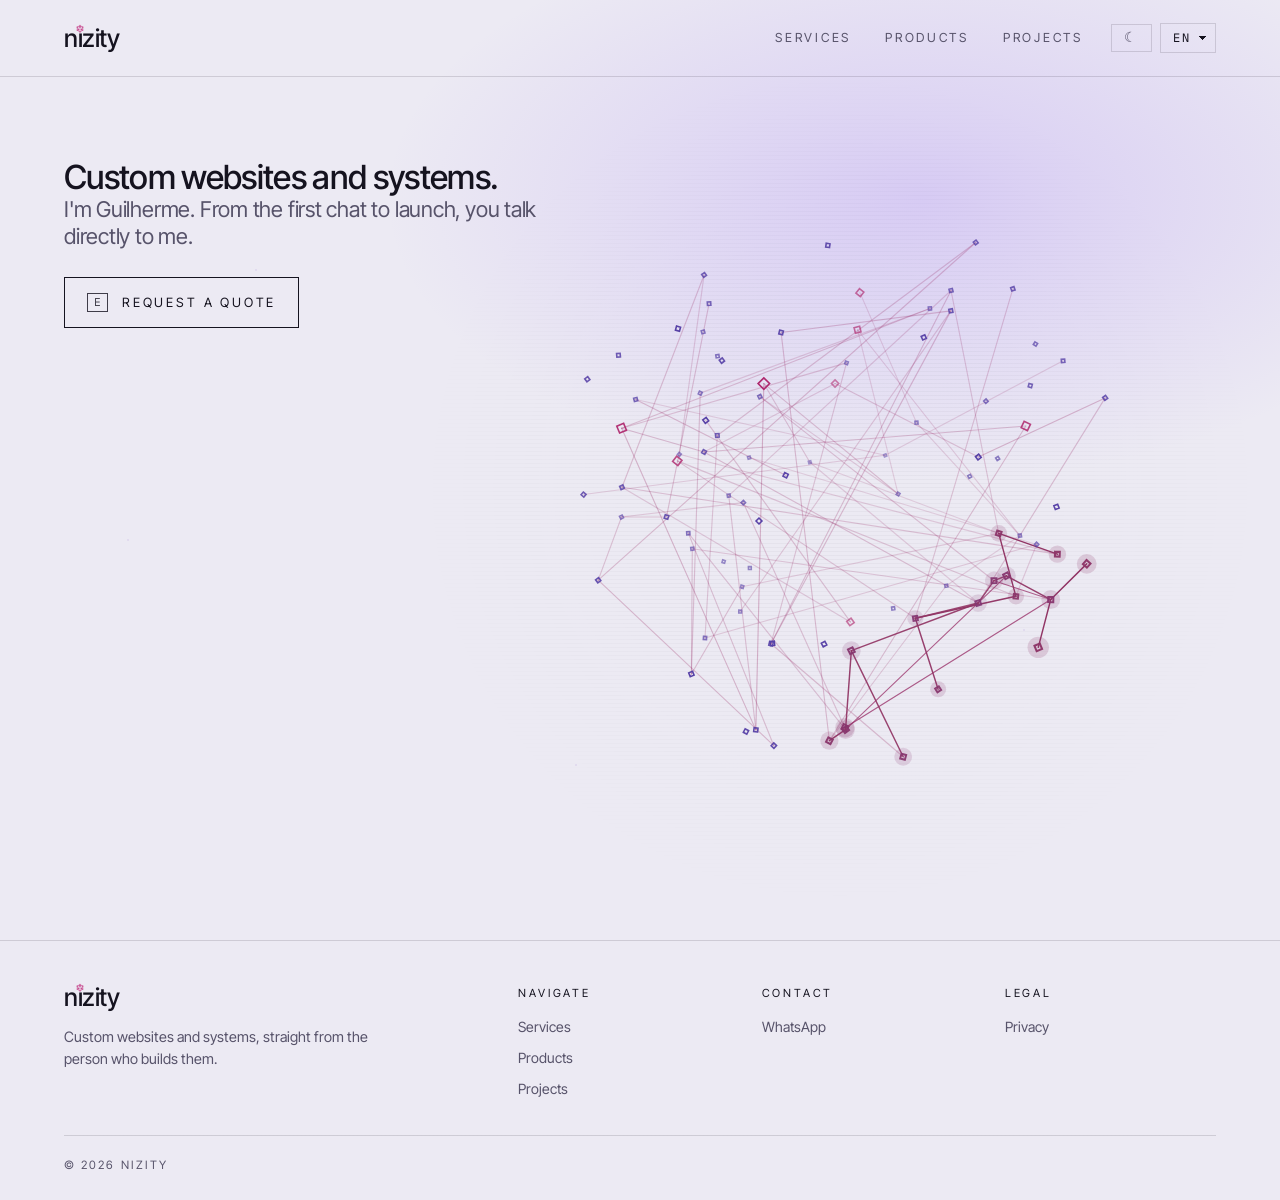
<file: index.html>
<!DOCTYPE html>
<html lang="pt-BR">
<head>
  <meta charset="UTF-8">
  <meta name="viewport" content="width=device-width, initial-scale=1.0">
  <title>Nizity</title>
  <meta name="description" content="Nizity — Guilherme. Sites, sistemas e aplicativos sob medida.">
  <meta property="og:title" content="Nizity">
  <meta property="og:description" content="Sites e sistemas sob medida.">
  <meta property="og:url" content="https://nizity.com">
  <meta property="og:type" content="website">
  <meta property="og:image" content="https://nizity.com/assets/og.png">
  <meta property="og:image:width" content="1200">
  <meta property="og:image:height" content="630">
  <meta property="og:image:alt" content="Nizity: sites e sistemas sob medida">
  <meta name="twitter:card" content="summary_large_image">
  <meta name="theme-color" content="#07070B" media="(prefers-color-scheme: dark)">
  <meta name="theme-color" content="#ECEAF3" media="(prefers-color-scheme: light)">
  <script src="assets/theme.js"></script>
  <link rel="icon" href="assets/favicon.svg" type="image/svg+xml">
  <link rel="preload" href="assets/fonts/inter-tight-variable.woff2" as="font" type="font/woff2" crossorigin>
  <link rel="stylesheet" href="assets/css/tokens.css">
  <link rel="stylesheet" href="assets/css/base.css">
  <link rel="stylesheet" href="assets/css/components.css">
  <link rel="stylesheet" href="assets/css/pages.css">
  <link rel="stylesheet" href="assets/css/motion.css">
</head>
<body data-page="home">
  <header class="site-header">
    <div class="container nav">
      <button class="lang-toggle menu-toggle" id="menu-toggle" type="button" aria-expanded="false" aria-controls="nav-links" aria-label="Menu" data-i18n-label="nav.menu">☰</button>
      <a class="logo" href="index.html" aria-label="Nizity"><span aria-hidden="true">n<span class="logo-i">ı<svg class="logo-orb" viewBox="-1.12 -1.12 2.24 2.24"><g stroke-width="0.14" stroke-linecap="round"><line x1="0.526" y1="0.304" x2="0.000" y2="0.982" stroke-opacity="1"/><line x1="0.526" y1="0.304" x2="-0.000" y2="-0.607" stroke-opacity="1"/><line x1="0.526" y1="0.304" x2="0.851" y2="-0.491" stroke-opacity="1"/><line x1="0.526" y1="0.304" x2="-0.526" y2="0.304" stroke-opacity="1"/><line x1="0.526" y1="0.304" x2="0.851" y2="0.491" stroke-opacity="1"/><line x1="-0.000" y1="-0.982" x2="-0.000" y2="-0.607" stroke-opacity="1"/><line x1="-0.000" y1="-0.982" x2="0.851" y2="-0.491" stroke-opacity="1"/><line x1="-0.000" y1="-0.982" x2="-0.851" y2="-0.491" stroke-opacity="1"/><line x1="0.000" y1="0.982" x2="-0.851" y2="0.491" stroke-opacity="1"/><line x1="0.000" y1="0.982" x2="-0.526" y2="0.304" stroke-opacity="1"/><line x1="0.000" y1="0.982" x2="0.851" y2="0.491" stroke-opacity="1"/><line x1="-0.000" y1="-0.607" x2="0.851" y2="-0.491" stroke-opacity="1"/><line x1="-0.000" y1="-0.607" x2="-0.526" y2="0.304" stroke-opacity="1"/><line x1="-0.000" y1="-0.607" x2="-0.851" y2="-0.491" stroke-opacity="1"/><line x1="-0.851" y1="0.491" x2="-0.526" y2="0.304" stroke-opacity="1"/><line x1="-0.851" y1="0.491" x2="-0.851" y2="-0.491" stroke-opacity="1"/><line x1="0.851" y1="-0.491" x2="0.851" y2="0.491" stroke-opacity="1"/><line x1="-0.526" y1="0.304" x2="-0.851" y2="-0.491" stroke-opacity="1"/></g></svg></span>zity</span></a>
      <nav class="nav-links" id="nav-links">
        <a href="services.html" data-i18n="nav.services">Serviços</a>
        <a href="products.html" data-i18n="nav.products">Produtos</a>
        <a href="projects.html" data-i18n="nav.projects">Projetos</a>
        <div class="nav-prefs">
          <button class="lang-toggle theme-toggle" id="theme-toggle" type="button" aria-label="Mudar tema">☀</button>
          <select class="lang-toggle lang-select" id="lang-toggle" aria-label="Idioma / Language"><option value="pt">PT</option><option value="en">EN</option><option value="es">ES</option></select>
        </div>
      </nav>
      <a class="btn btn-primary nav-cta" href="https://wa.me/5521997464308" data-chat-open data-whatsapp="contact.message" target="_blank" rel="noopener" data-i18n="nav.quote">Orçamento</a>
    </div>
  </header>

  <main>
    <section class="container hero">
      <div>
        <h1 data-i18n-html="hero.title">Sites e sistemas <strong>sob medida</strong><span class="m-only"> para o seu negócio</span>.</h1>
        <p class="lead" data-i18n="hero.lead">Eu sou Guilherme. Do primeiro papo ao site no ar, você fala direto comigo.</p>
        <div class="hero-actions">
          <a class="btn btn-hold btn-primary-m" href="#" data-whatsapp="contact.message" target="_blank" rel="noopener"><span class="key" aria-hidden="true">E</span><span data-i18n="hero.cta">Pedir orçamento</span></a>
          <a class="home-link hero-more m-only" href="services.html"><span data-i18n="hero.more">Serviços</span><span aria-hidden="true">→</span></a>
        </div>
      </div>
      <div class="orb-wrap">
        <canvas id="orb" aria-hidden="true"></canvas>
      </div>
    </section>

    <!-- Celular: ao rolar, uma vitrine por categoria, como na Bambu Lab. No computador a home fica limpa -->
    <div class="home-more m-only">
      <section class="container home-sec" aria-labelledby="home-svc">
        <p class="kicker" data-i18n="home.svc.kicker">01 · Serviços</p>
        <h2 id="home-svc" data-i18n="home.svc.title">Do site ao sistema.</h2>
        <article class="item">
          <div class="item-head">
            <span class="item-code">NZ-01</span>
            <h3 data-i18n="services.s1.title">Landing page</h3>
            <span class="item-type" data-i18n="services.s1.type">Página única</span>
          </div>
          <div class="item-body"><p data-i18n="services.s1.text">Uma página rápida que apresenta seu negócio e leva o cliente até você.</p></div>
          <a class="item-foot" href="service-landing.html"><span data-i18n="home.more">Saiba mais</span><span aria-hidden="true">→</span></a>
        </article>
        <article class="item">
          <div class="item-head">
            <span class="item-code">NZ-02</span>
            <h3 data-i18n="services.s2.title">Sistema sob medida</h3>
            <span class="item-type" data-i18n="services.s2.type">Web e app</span>
          </div>
          <div class="item-body"><p data-i18n="services.s2.text">Painel ou app para organizar o que hoje vive em planilha e WhatsApp.</p></div>
          <a class="item-foot" href="service-system.html"><span data-i18n="home.more">Saiba mais</span><span aria-hidden="true">→</span></a>
        </article>
        <article class="item">
          <div class="item-head">
            <span class="item-code">NZ-03</span>
            <h3 data-i18n="services.s3.title">Manutenção</h3>
            <span class="item-type" data-i18n="services.s3.type">Mensal</span>
          </div>
          <div class="item-body"><p data-i18n="services.s3.text">Seu site ou sistema no ar, seguro e atualizado todo mês.</p></div>
          <a class="item-foot" href="service-maintenance.html"><span data-i18n="home.more">Saiba mais</span><span aria-hidden="true">→</span></a>
        </article>
      </section>

      <section class="container home-sec" aria-labelledby="home-prod">
        <p class="kicker" data-i18n="home.prod.kicker">02 · Produtos</p>
        <h2 id="home-prod" data-i18n="products.p1.title">Nizity Salão</h2>
        <p class="home-text" data-i18n="home.prod.text">Comanda no celular do garçom e telão da cozinha em tempo real, para restaurantes.</p>
        <img class="home-shot is-cutout" src="assets/img/salao-vitrine.webp" width="1260" height="720" loading="lazy" alt="Telão da cozinha e celular do garçom no Nizity Salão" data-i18n-alt="home.prod.alt">
        <div class="home-acts">
          <a class="btn btn-ghost" href="demo/salao/"><span data-i18n="home.prod.demo">Testar a demo</span></a>
          <a class="home-link" href="products.html"><span data-i18n="nav.products">Produtos</span><span aria-hidden="true">→</span></a>
        </div>
        <article class="item">
          <div class="item-head">
            <span class="item-code">NZ-P2</span>
            <h3 data-i18n="products.p2.title">Arena</h3>
            <span class="item-type" data-i18n="products.p2.type">Para comunidades esportivas</span>
          </div>
          <div class="item-body"><p data-i18n="products.p2.text">Um app para a sua turma organizar jogos, participantes e as colaborações do grupo.</p></div>
          <span class="item-foot is-soon" data-i18n="products.soon">Em breve</span>
        </article>
      </section>

      <section class="container home-sec" aria-labelledby="home-proj">
        <p class="kicker" data-i18n="home.proj.kicker">03 · Projetos</p>
        <h2 id="home-proj" data-i18n="home.proj.title">O que estou construindo.</h2>
        <p class="home-text" data-i18n="home.proj.text">O Núcleo, a coleta de campo sem internet e o que vem por aí.</p>
        <a class="home-link" href="projects.html"><span data-i18n="home.proj.cta">Ver projetos</span><span aria-hidden="true">→</span></a>
      </section>
    </div>
  </main>

  <footer class="site-footer">
    <div class="container footer-grid">
      <div class="footer-brand">
        <a class="logo" href="index.html" aria-label="Nizity"><span aria-hidden="true">n<span class="logo-i">ı<svg class="logo-orb" viewBox="-1.12 -1.12 2.24 2.24"><g stroke-width="0.14" stroke-linecap="round"><line x1="0.526" y1="0.304" x2="0.000" y2="0.982" stroke-opacity="1"/><line x1="0.526" y1="0.304" x2="-0.000" y2="-0.607" stroke-opacity="1"/><line x1="0.526" y1="0.304" x2="0.851" y2="-0.491" stroke-opacity="1"/><line x1="0.526" y1="0.304" x2="-0.526" y2="0.304" stroke-opacity="1"/><line x1="0.526" y1="0.304" x2="0.851" y2="0.491" stroke-opacity="1"/><line x1="-0.000" y1="-0.982" x2="-0.000" y2="-0.607" stroke-opacity="1"/><line x1="-0.000" y1="-0.982" x2="0.851" y2="-0.491" stroke-opacity="1"/><line x1="-0.000" y1="-0.982" x2="-0.851" y2="-0.491" stroke-opacity="1"/><line x1="0.000" y1="0.982" x2="-0.851" y2="0.491" stroke-opacity="1"/><line x1="0.000" y1="0.982" x2="-0.526" y2="0.304" stroke-opacity="1"/><line x1="0.000" y1="0.982" x2="0.851" y2="0.491" stroke-opacity="1"/><line x1="-0.000" y1="-0.607" x2="0.851" y2="-0.491" stroke-opacity="1"/><line x1="-0.000" y1="-0.607" x2="-0.526" y2="0.304" stroke-opacity="1"/><line x1="-0.000" y1="-0.607" x2="-0.851" y2="-0.491" stroke-opacity="1"/><line x1="-0.851" y1="0.491" x2="-0.526" y2="0.304" stroke-opacity="1"/><line x1="-0.851" y1="0.491" x2="-0.851" y2="-0.491" stroke-opacity="1"/><line x1="0.851" y1="-0.491" x2="0.851" y2="0.491" stroke-opacity="1"/><line x1="-0.526" y1="0.304" x2="-0.851" y2="-0.491" stroke-opacity="1"/></g></svg></span>zity</span></a>
        <p data-i18n="footer.tagline">Sites e sistemas sob medida, direto com quem faz.</p>
      </div>
      <nav class="footer-col" aria-label="Navegar" data-i18n-label="footer.nav">
        <p class="footer-title" data-i18n="footer.nav">Navegar</p>
        <a href="services.html" data-i18n="nav.services">Serviços</a>
        <a href="products.html" data-i18n="nav.products">Produtos</a>
        <a href="projects.html" data-i18n="nav.projects">Projetos</a>
      </nav>
      <div class="footer-col">
        <p class="footer-title" data-i18n="footer.contact">Contato</p>
        <a href="#" data-whatsapp="contact.message" target="_blank" rel="noopener" hidden data-i18n="contact.whatsapp">WhatsApp</a>
      </div>
      <div class="footer-col">
        <p class="footer-title" data-i18n="footer.legal">Legal</p>
        <a href="privacy.html" data-i18n="footer.privacy">Privacidade</a>
      </div>
    </div>
    <div class="container footer-inner">
      <span>© <span id="year"></span> Nizity</span>
    </div>
  </footer>

  <script src="assets/i18n.js"></script>
  <script src="assets/fx.js"></script>
  <script src="assets/main.js"></script>
  <script type="module" src="assets/orb-mount.js"></script>
</body>
</html>
</file>
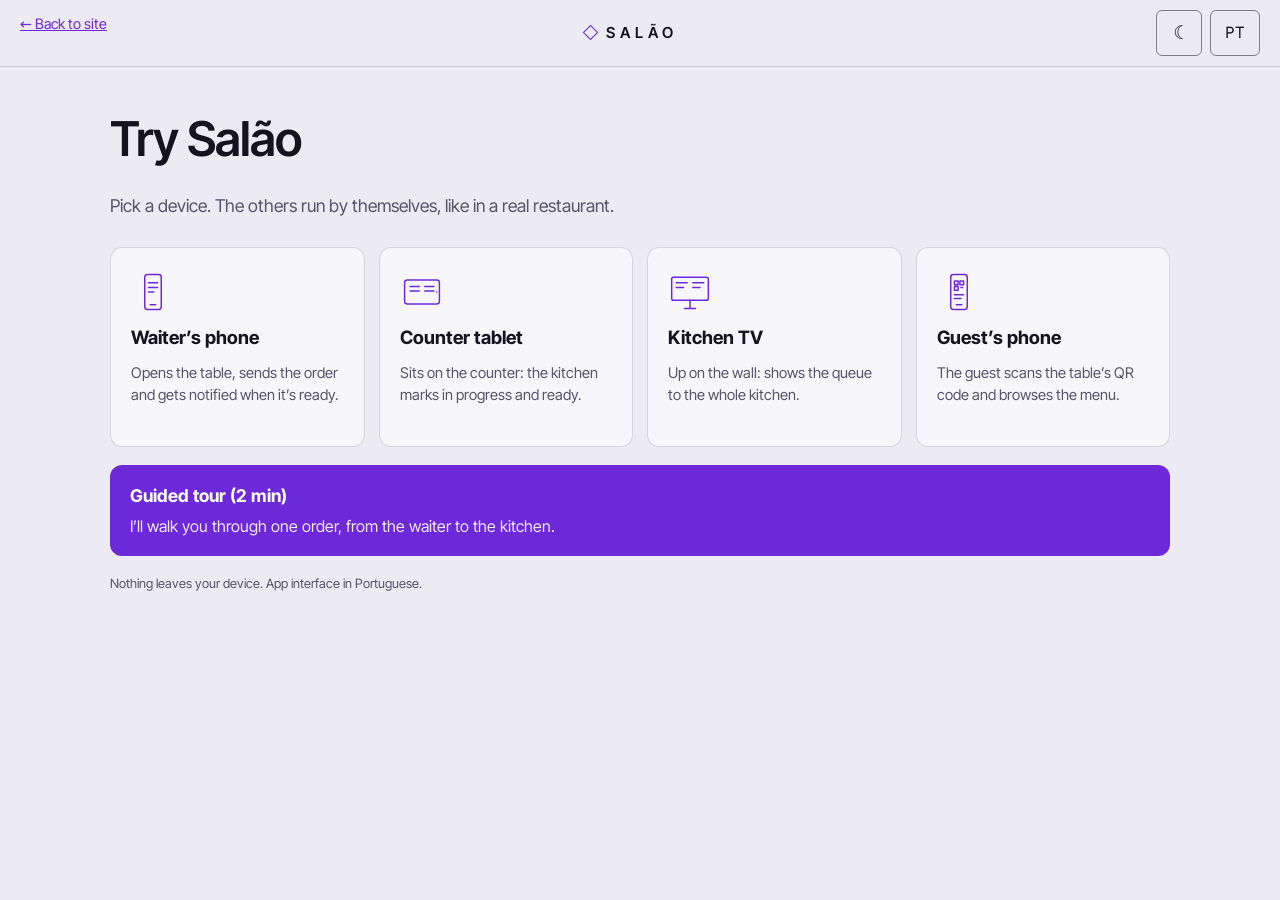
<file: demo/salao/index.html>
<!doctype html>
<html lang="pt-BR">
  <head>
    <meta charset="UTF-8" />
    <meta name="theme-color" content="#0b0a10" />
    <!-- Tema da casca (claro/escuro) antes de pintar; arquivo externo por causa da CSP do site -->
    <script src="./demo-theme.js"></script>
    <meta name="viewport" content="width=device-width, initial-scale=1.0" />
    <meta name="description" content="Demonstração interativa do Nizity Salão: comanda do garçom, cozinha em tempo real e cardápio por QR." />
    <link rel="icon" type="image/svg+xml" href="favicon.svg" />
    <title>Nizity Salão · demonstração</title>
    <script type="module" crossorigin src="./assets/demo-Deky0g_u.js"></script>
    <link rel="stylesheet" crossorigin href="./assets/demo-noCnNqMx.css">
  </head>
  <body>
    <div id="root"></div>
  </body>
</html>
</file>
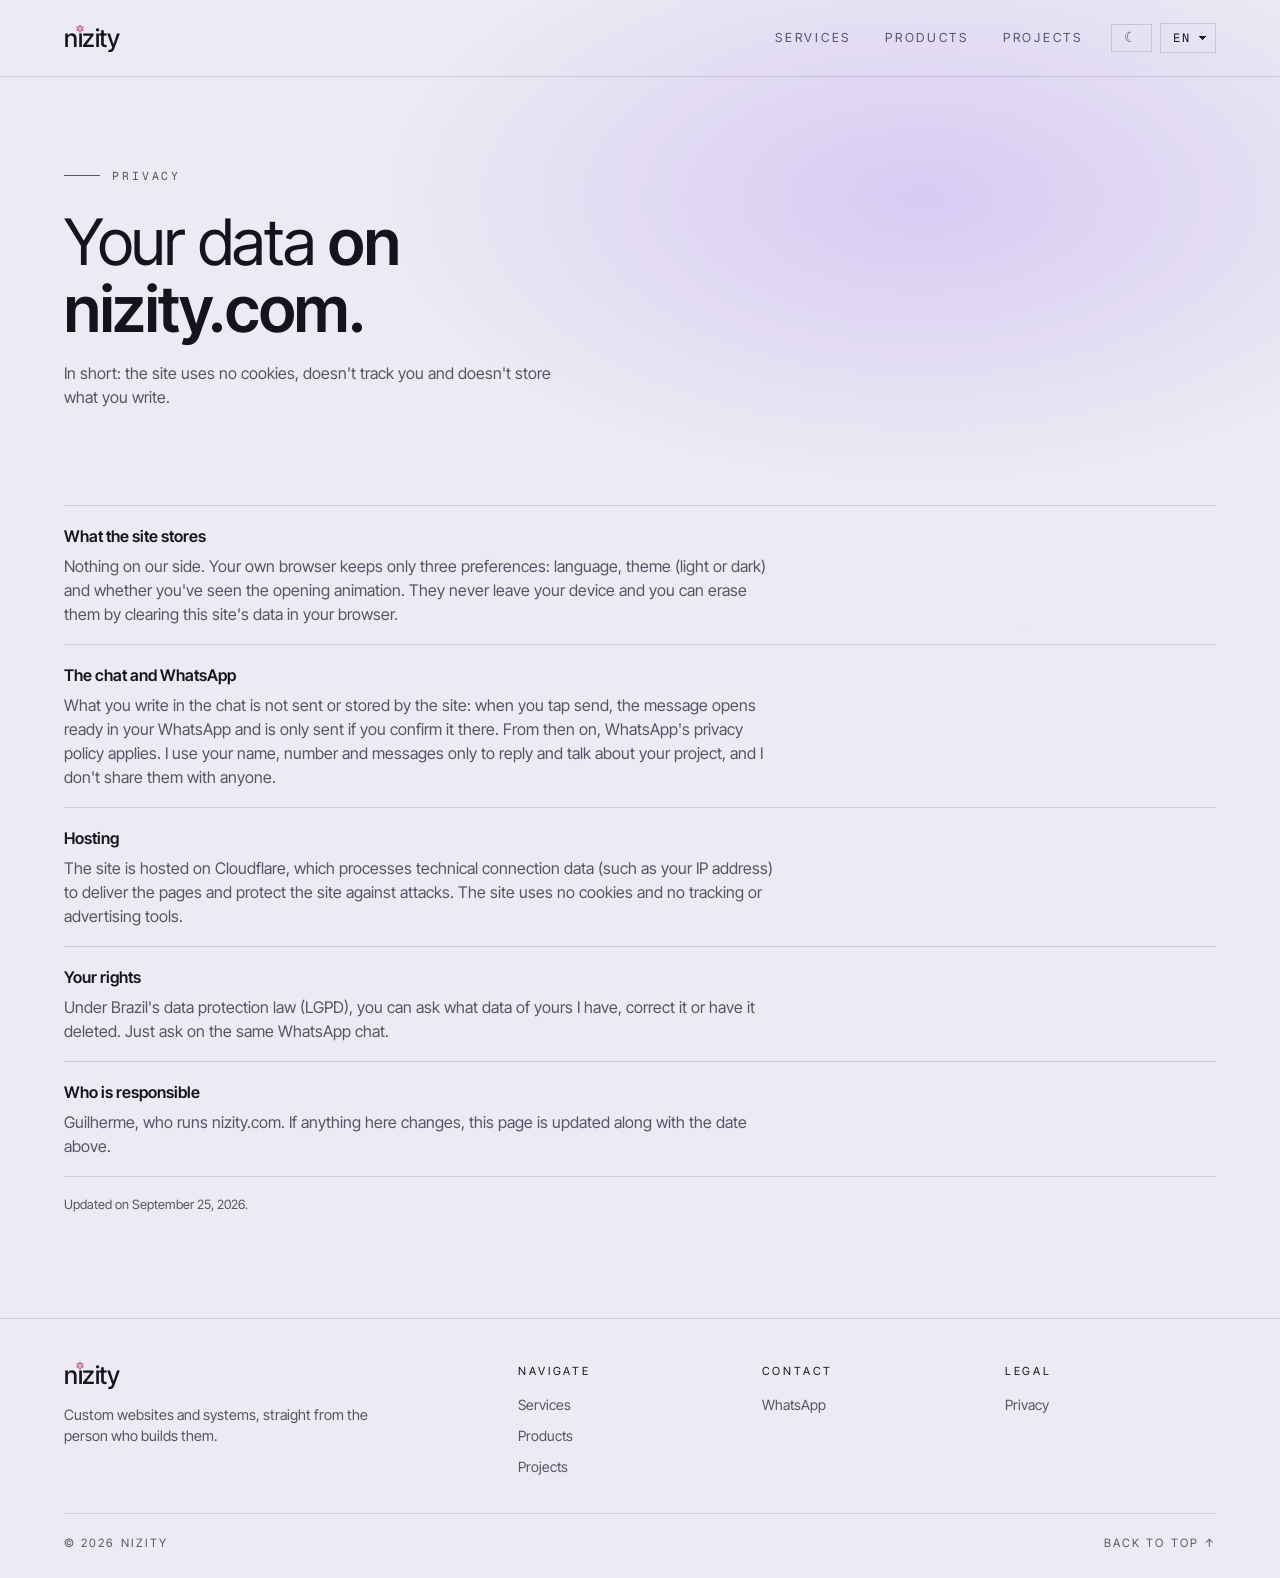
<file: privacy.html>
<!DOCTYPE html>
<html lang="pt-BR">
<head>
  <meta charset="UTF-8">
  <meta name="viewport" content="width=device-width, initial-scale=1.0">
  <title>Privacidade — Nizity</title>
  <meta name="description" content="Como o nizity.com trata os seus dados: sem cookies, sem rastreamento, nada guardado no site.">
  <meta property="og:title" content="Privacidade — Nizity">
  <meta property="og:url" content="https://nizity.com/privacy.html">
  <meta property="og:type" content="website">
  <meta property="og:image" content="https://nizity.com/assets/og.png">
  <meta property="og:image:width" content="1200">
  <meta property="og:image:height" content="630">
  <meta property="og:image:alt" content="Nizity: sites e sistemas sob medida">
  <meta name="twitter:card" content="summary_large_image">
  <meta name="theme-color" content="#07070B" media="(prefers-color-scheme: dark)">
  <meta name="theme-color" content="#ECEAF3" media="(prefers-color-scheme: light)">
  <script src="assets/theme.js"></script>
  <link rel="icon" href="assets/favicon.svg" type="image/svg+xml">
  <link rel="preload" href="assets/fonts/inter-tight-variable.woff2" as="font" type="font/woff2" crossorigin>
  <link rel="stylesheet" href="assets/css/tokens.css">
  <link rel="stylesheet" href="assets/css/base.css">
  <link rel="stylesheet" href="assets/css/components.css">
  <link rel="stylesheet" href="assets/css/pages.css">
  <link rel="stylesheet" href="assets/css/motion.css">
</head>
<body data-page="privacy">
  <header class="site-header">
    <div class="container nav">
      <button class="lang-toggle menu-toggle" id="menu-toggle" type="button" aria-expanded="false" aria-controls="nav-links" aria-label="Menu" data-i18n-label="nav.menu">☰</button>
      <a class="logo" href="index.html" aria-label="Nizity"><span aria-hidden="true">n<span class="logo-i">ı<svg class="logo-orb" viewBox="-1.12 -1.12 2.24 2.24"><g stroke-width="0.14" stroke-linecap="round"><line x1="0.526" y1="0.304" x2="0.000" y2="0.982" stroke-opacity="1"/><line x1="0.526" y1="0.304" x2="-0.000" y2="-0.607" stroke-opacity="1"/><line x1="0.526" y1="0.304" x2="0.851" y2="-0.491" stroke-opacity="1"/><line x1="0.526" y1="0.304" x2="-0.526" y2="0.304" stroke-opacity="1"/><line x1="0.526" y1="0.304" x2="0.851" y2="0.491" stroke-opacity="1"/><line x1="-0.000" y1="-0.982" x2="-0.000" y2="-0.607" stroke-opacity="1"/><line x1="-0.000" y1="-0.982" x2="0.851" y2="-0.491" stroke-opacity="1"/><line x1="-0.000" y1="-0.982" x2="-0.851" y2="-0.491" stroke-opacity="1"/><line x1="0.000" y1="0.982" x2="-0.851" y2="0.491" stroke-opacity="1"/><line x1="0.000" y1="0.982" x2="-0.526" y2="0.304" stroke-opacity="1"/><line x1="0.000" y1="0.982" x2="0.851" y2="0.491" stroke-opacity="1"/><line x1="-0.000" y1="-0.607" x2="0.851" y2="-0.491" stroke-opacity="1"/><line x1="-0.000" y1="-0.607" x2="-0.526" y2="0.304" stroke-opacity="1"/><line x1="-0.000" y1="-0.607" x2="-0.851" y2="-0.491" stroke-opacity="1"/><line x1="-0.851" y1="0.491" x2="-0.526" y2="0.304" stroke-opacity="1"/><line x1="-0.851" y1="0.491" x2="-0.851" y2="-0.491" stroke-opacity="1"/><line x1="0.851" y1="-0.491" x2="0.851" y2="0.491" stroke-opacity="1"/><line x1="-0.526" y1="0.304" x2="-0.851" y2="-0.491" stroke-opacity="1"/></g></svg></span>zity</span></a>
      <nav class="nav-links" id="nav-links">
        <a href="services.html" data-i18n="nav.services">Serviços</a>
        <a href="products.html" data-i18n="nav.products">Produtos</a>
        <a href="projects.html" data-i18n="nav.projects">Projetos</a>
        <div class="nav-prefs">
          <button class="lang-toggle theme-toggle" id="theme-toggle" type="button" aria-label="Mudar tema">☀</button>
          <select class="lang-toggle lang-select" id="lang-toggle" aria-label="Idioma / Language"><option value="pt">PT</option><option value="en">EN</option><option value="es">ES</option></select>
        </div>
      </nav>
      <a class="btn btn-primary nav-cta" href="https://wa.me/5521997464308" data-chat-open data-whatsapp="contact.message" target="_blank" rel="noopener" data-i18n="nav.quote">Orçamento</a>
    </div>
  </header>

  <main>
    <section class="container intro">
      <div>
        <p class="kicker" data-i18n="privacy.kicker">Privacidade</p>
        <h1 data-i18n-html="privacy.title">Seus dados <strong>no nizity.com.</strong></h1>
        <p data-i18n="privacy.lead">Resumo: o site não usa cookies, não rastreia você e não guarda o que você escreve.</p>
      </div>
    </section>

    <section class="container section">
      <dl class="faq">
        <div><dt data-i18n="privacy.s1.title">O que o site guarda</dt><dd data-i18n="privacy.s1.text">Nada no nosso lado. No seu próprio navegador ficam só três preferências: o idioma, o tema (claro ou escuro) e se você já viu a animação de abertura. Elas não saem do seu aparelho e você pode apagá-las limpando os dados do site no navegador.</dd></div>
        <div><dt data-i18n="privacy.s2.title">O chat e o WhatsApp</dt><dd data-i18n="privacy.s2.text">O que você escreve no chat não é enviado nem guardado pelo site: ao tocar em enviar, a mensagem abre pronta no seu WhatsApp, e só é enviada se você confirmar lá. A partir daí vale a política de privacidade do WhatsApp. Uso seu nome, número e mensagens só para responder e conversar sobre o seu projeto, e não passo esses dados para ninguém.</dd></div>
        <div><dt data-i18n="privacy.s3.title">Hospedagem</dt><dd data-i18n="privacy.s3.text">O site é hospedado na Cloudflare, que processa dados técnicos da conexão (como o endereço IP) para entregar as páginas e proteger o site contra ataques. O site não usa cookies nem ferramentas de rastreamento ou publicidade.</dd></div>
        <div><dt data-i18n="privacy.s4.title">Seus direitos</dt><dd data-i18n="privacy.s4.text">Pela LGPD, você pode pedir para saber quais dados seus eu tenho, corrigi-los ou apagá-los. Basta pedir pelo mesmo WhatsApp da nossa conversa.</dd></div>
        <div><dt data-i18n="privacy.s5.title">Quem é o responsável</dt><dd data-i18n="privacy.s5.text">Guilherme, responsável pelo nizity.com. Se algo aqui mudar, esta página é atualizada e a data acima muda junto.</dd></div>
      </dl>
      <p class="privacy-updated" data-i18n="privacy.updated">Atualizado em 25 de setembro de 2026.</p>
    </section>
  </main>

  <footer class="site-footer">
    <div class="container footer-grid">
      <div class="footer-brand">
        <a class="logo" href="index.html" aria-label="Nizity"><span aria-hidden="true">n<span class="logo-i">ı<svg class="logo-orb" viewBox="-1.12 -1.12 2.24 2.24"><g stroke-width="0.14" stroke-linecap="round"><line x1="0.526" y1="0.304" x2="0.000" y2="0.982" stroke-opacity="1"/><line x1="0.526" y1="0.304" x2="-0.000" y2="-0.607" stroke-opacity="1"/><line x1="0.526" y1="0.304" x2="0.851" y2="-0.491" stroke-opacity="1"/><line x1="0.526" y1="0.304" x2="-0.526" y2="0.304" stroke-opacity="1"/><line x1="0.526" y1="0.304" x2="0.851" y2="0.491" stroke-opacity="1"/><line x1="-0.000" y1="-0.982" x2="-0.000" y2="-0.607" stroke-opacity="1"/><line x1="-0.000" y1="-0.982" x2="0.851" y2="-0.491" stroke-opacity="1"/><line x1="-0.000" y1="-0.982" x2="-0.851" y2="-0.491" stroke-opacity="1"/><line x1="0.000" y1="0.982" x2="-0.851" y2="0.491" stroke-opacity="1"/><line x1="0.000" y1="0.982" x2="-0.526" y2="0.304" stroke-opacity="1"/><line x1="0.000" y1="0.982" x2="0.851" y2="0.491" stroke-opacity="1"/><line x1="-0.000" y1="-0.607" x2="0.851" y2="-0.491" stroke-opacity="1"/><line x1="-0.000" y1="-0.607" x2="-0.526" y2="0.304" stroke-opacity="1"/><line x1="-0.000" y1="-0.607" x2="-0.851" y2="-0.491" stroke-opacity="1"/><line x1="-0.851" y1="0.491" x2="-0.526" y2="0.304" stroke-opacity="1"/><line x1="-0.851" y1="0.491" x2="-0.851" y2="-0.491" stroke-opacity="1"/><line x1="0.851" y1="-0.491" x2="0.851" y2="0.491" stroke-opacity="1"/><line x1="-0.526" y1="0.304" x2="-0.851" y2="-0.491" stroke-opacity="1"/></g></svg></span>zity</span></a>
        <p data-i18n="footer.tagline">Sites e sistemas sob medida, direto com quem faz.</p>
      </div>
      <nav class="footer-col" aria-label="Navegar" data-i18n-label="footer.nav">
        <p class="footer-title" data-i18n="footer.nav">Navegar</p>
        <a href="services.html" data-i18n="nav.services">Serviços</a>
        <a href="products.html" data-i18n="nav.products">Produtos</a>
        <a href="projects.html" data-i18n="nav.projects">Projetos</a>
      </nav>
      <div class="footer-col">
        <p class="footer-title" data-i18n="footer.contact">Contato</p>
        <a href="#" data-whatsapp="contact.message" target="_blank" rel="noopener" hidden data-i18n="contact.whatsapp">WhatsApp</a>
      </div>
      <div class="footer-col">
        <p class="footer-title" data-i18n="footer.legal">Legal</p>
        <a href="privacy.html" aria-current="page" data-i18n="footer.privacy">Privacidade</a>
      </div>
    </div>
    <div class="container footer-inner">
      <span>© <span id="year"></span> Nizity</span>
      <a href="#" data-i18n="footer.top">Voltar ao topo ↑</a>
    </div>
  </footer>

  <script src="assets/i18n.js"></script>
  <script src="assets/i18n-privacy.js"></script>
  <script src="assets/fx.js"></script>
  <script src="assets/main.js"></script>
  <script src="assets/chat.js"></script>
</body>
</html>
</file>
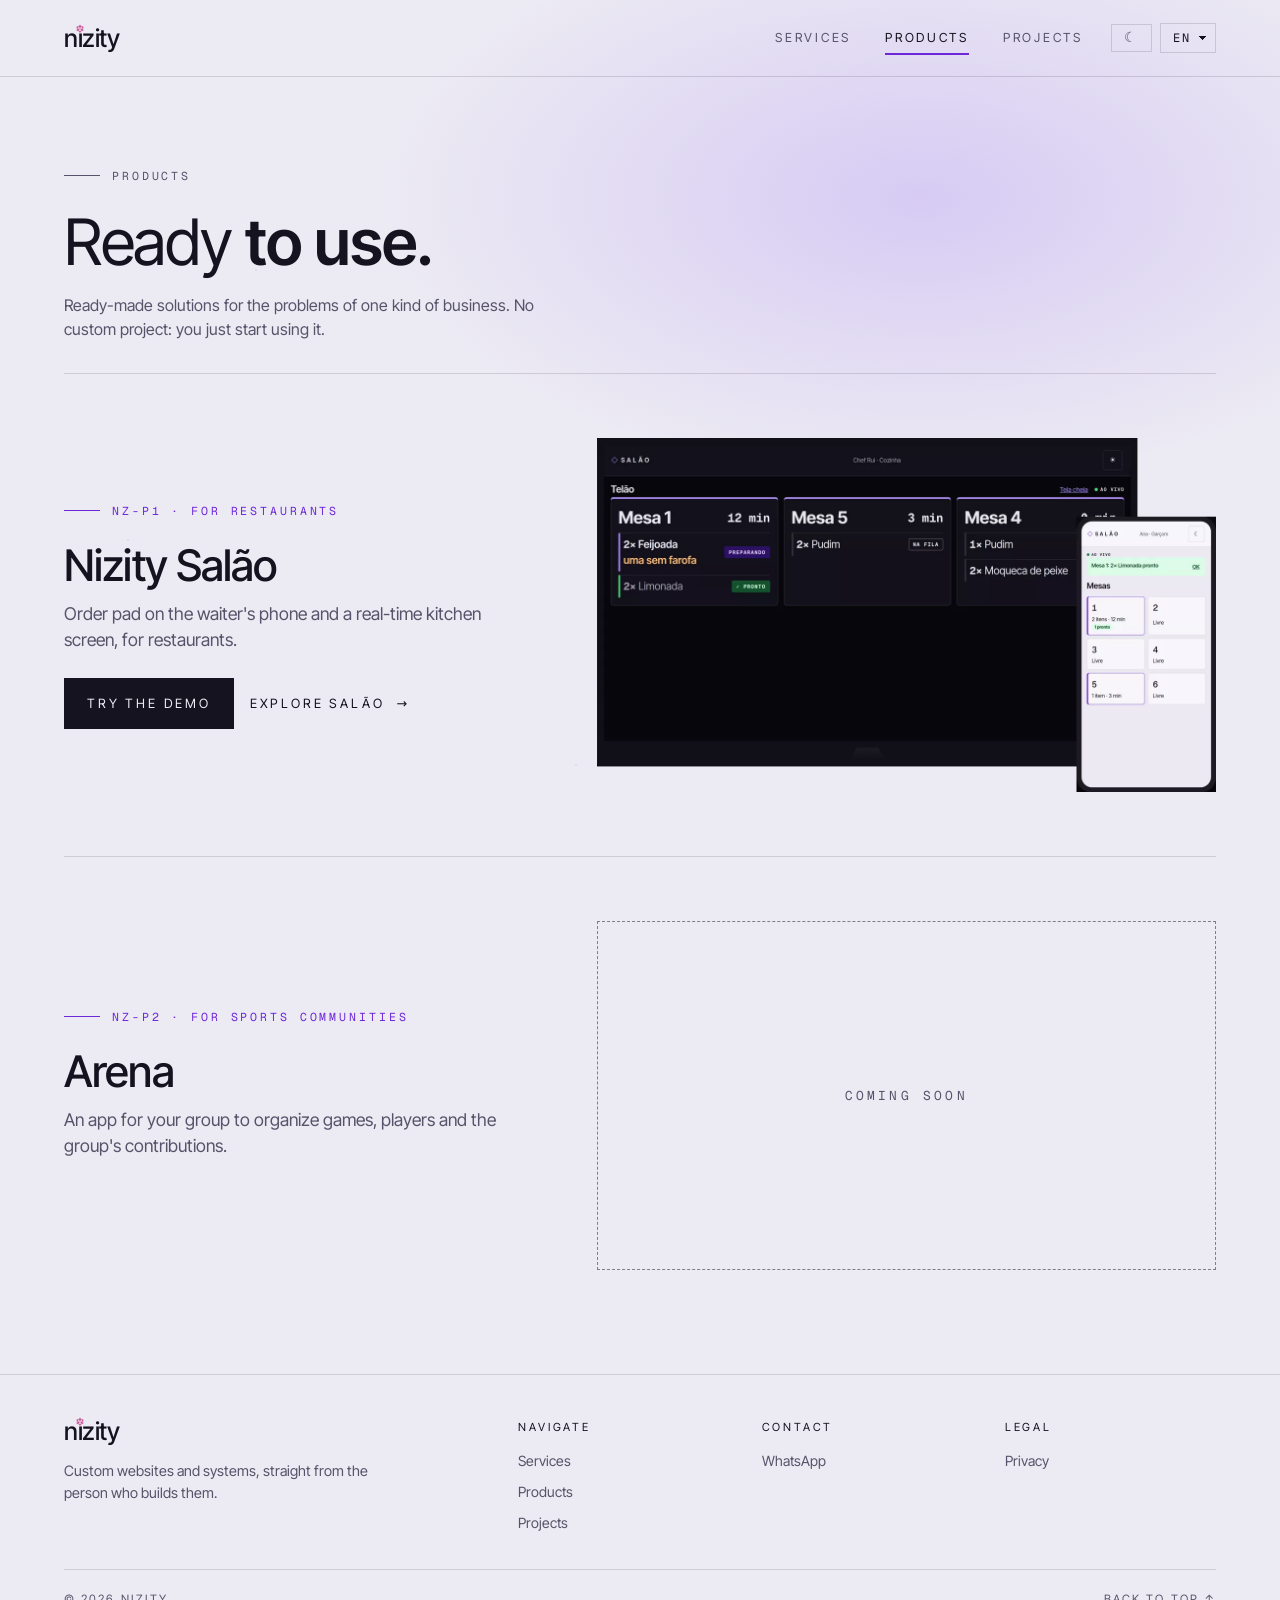
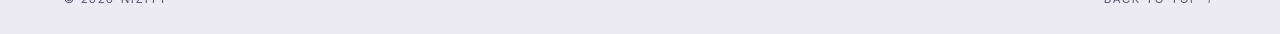
<file: products.html>
<!DOCTYPE html>
<html lang="pt-BR">
<head>
  <meta charset="UTF-8">
  <meta name="viewport" content="width=device-width, initial-scale=1.0">
  <title>Produtos — Nizity</title>
  <meta name="description" content="Produtos da Nizity: Nizity Salão, comanda digital para restaurantes, e o que vem por aí.">
  <meta property="og:title" content="Produtos — Nizity">
  <meta property="og:url" content="https://nizity.com/products.html">
  <meta property="og:type" content="website">
  <meta property="og:image" content="https://nizity.com/assets/og.png">
  <meta property="og:image:width" content="1200">
  <meta property="og:image:height" content="630">
  <meta property="og:image:alt" content="Nizity: sites e sistemas sob medida">
  <meta name="twitter:card" content="summary_large_image">
  <meta name="theme-color" content="#07070B" media="(prefers-color-scheme: dark)">
  <meta name="theme-color" content="#ECEAF3" media="(prefers-color-scheme: light)">
  <script src="assets/theme.js"></script>
  <link rel="icon" href="assets/favicon.svg" type="image/svg+xml">
  <link rel="preload" href="assets/fonts/inter-tight-variable.woff2" as="font" type="font/woff2" crossorigin>
  <link rel="stylesheet" href="assets/css/tokens.css">
  <link rel="stylesheet" href="assets/css/base.css">
  <link rel="stylesheet" href="assets/css/components.css">
  <link rel="stylesheet" href="assets/css/pages.css">
  <link rel="stylesheet" href="assets/css/motion.css">
</head>
<body data-page="products">
  <header class="site-header">
    <div class="container nav">
      <button class="lang-toggle menu-toggle" id="menu-toggle" type="button" aria-expanded="false" aria-controls="nav-links" aria-label="Menu" data-i18n-label="nav.menu">☰</button>
      <a class="logo" href="index.html" aria-label="Nizity"><span aria-hidden="true">n<span class="logo-i">ı<svg class="logo-orb" viewBox="-1.12 -1.12 2.24 2.24"><g stroke-width="0.14" stroke-linecap="round"><line x1="0.526" y1="0.304" x2="0.000" y2="0.982" stroke-opacity="1"/><line x1="0.526" y1="0.304" x2="-0.000" y2="-0.607" stroke-opacity="1"/><line x1="0.526" y1="0.304" x2="0.851" y2="-0.491" stroke-opacity="1"/><line x1="0.526" y1="0.304" x2="-0.526" y2="0.304" stroke-opacity="1"/><line x1="0.526" y1="0.304" x2="0.851" y2="0.491" stroke-opacity="1"/><line x1="-0.000" y1="-0.982" x2="-0.000" y2="-0.607" stroke-opacity="1"/><line x1="-0.000" y1="-0.982" x2="0.851" y2="-0.491" stroke-opacity="1"/><line x1="-0.000" y1="-0.982" x2="-0.851" y2="-0.491" stroke-opacity="1"/><line x1="0.000" y1="0.982" x2="-0.851" y2="0.491" stroke-opacity="1"/><line x1="0.000" y1="0.982" x2="-0.526" y2="0.304" stroke-opacity="1"/><line x1="0.000" y1="0.982" x2="0.851" y2="0.491" stroke-opacity="1"/><line x1="-0.000" y1="-0.607" x2="0.851" y2="-0.491" stroke-opacity="1"/><line x1="-0.000" y1="-0.607" x2="-0.526" y2="0.304" stroke-opacity="1"/><line x1="-0.000" y1="-0.607" x2="-0.851" y2="-0.491" stroke-opacity="1"/><line x1="-0.851" y1="0.491" x2="-0.526" y2="0.304" stroke-opacity="1"/><line x1="-0.851" y1="0.491" x2="-0.851" y2="-0.491" stroke-opacity="1"/><line x1="0.851" y1="-0.491" x2="0.851" y2="0.491" stroke-opacity="1"/><line x1="-0.526" y1="0.304" x2="-0.851" y2="-0.491" stroke-opacity="1"/></g></svg></span>zity</span></a>
      <nav class="nav-links" id="nav-links">
        <a href="services.html" data-i18n="nav.services">Serviços</a>
        <a href="products.html" aria-current="page" data-i18n="nav.products">Produtos</a>
        <a href="projects.html" data-i18n="nav.projects">Projetos</a>
        <div class="nav-prefs">
          <button class="lang-toggle theme-toggle" id="theme-toggle" type="button" aria-label="Mudar tema">☀</button>
          <select class="lang-toggle lang-select" id="lang-toggle" aria-label="Idioma / Language"><option value="pt">PT</option><option value="en">EN</option><option value="es">ES</option></select>
        </div>
      </nav>
      <a class="btn btn-primary nav-cta" href="https://wa.me/5521997464308" data-chat-open data-whatsapp="contact.message" target="_blank" rel="noopener" data-i18n="nav.quote">Orçamento</a>
    </div>
  </header>

  <main>
    <div class="container">
      <section class="intro">
        <div>
          <p class="kicker" data-i18n="products.kicker">Produtos</p>
          <h1 data-i18n-html="products.pageTitle">Pronto para <strong>usar.</strong></h1>
          <p data-i18n="products.lead">Soluções prontas para problemas de um tipo de negócio. Sem projeto sob medida: você começa a usar.</p>
        </div>
      </section>

      <section class="prod" aria-labelledby="prod-p1">
        <div class="prod-text">
          <p class="kicker"><span>NZ-P1 · <span data-i18n="products.p1.type">Para restaurantes</span></span></p>
          <h2 id="prod-p1" data-i18n="products.p1.title" data-vt="salao">Nizity Salão</h2>
          <!-- Vitrine enxuta: uma frase e dois caminhos; os detalhes (e o piloto) ficam na página do Salão -->
          <p class="prod-desc" data-i18n="home.prod.text">Comanda no celular do garçom e telão da cozinha em tempo real, para restaurantes.</p>
          <div class="prod-acts">
            <a class="btn btn-primary" href="demo/salao/"><span data-i18n="products.demo">Testar a demo</span></a>
            <a class="home-link" href="salao.html"><span data-i18n="products.p1.more">Conhecer o Salão</span><span aria-hidden="true">→</span></a>
          </div>
        </div>
        <img class="shot is-cutout" src="assets/img/salao-vitrine.webp" width="1260" height="720" alt="Telão da cozinha e celular do garçom no Nizity Salão" data-i18n-alt="home.prod.alt">
      </section>

      <section class="prod" aria-labelledby="prod-p2">
        <div class="prod-text">
          <p class="kicker"><span>NZ-P2 · <span data-i18n="products.p2.type">Para comunidades esportivas</span></span></p>
          <h2 id="prod-p2" data-i18n="products.p2.title">Arena</h2>
          <p class="prod-desc" data-i18n="products.p2.text">Um app para a sua turma organizar jogos, participantes e as colaborações do grupo.</p>
        </div>
        <!-- Sem tela para mostrar ainda: caixa pontilhada no lugar (não inventar imagem) -->
        <div class="soon-box" aria-hidden="true"><span data-i18n="products.soon">Em breve</span></div>
      </section>
    </div>
  </main>

  <footer class="site-footer">
    <div class="container footer-grid">
      <div class="footer-brand">
        <a class="logo" href="index.html" aria-label="Nizity"><span aria-hidden="true">n<span class="logo-i">ı<svg class="logo-orb" viewBox="-1.12 -1.12 2.24 2.24"><g stroke-width="0.14" stroke-linecap="round"><line x1="0.526" y1="0.304" x2="0.000" y2="0.982" stroke-opacity="1"/><line x1="0.526" y1="0.304" x2="-0.000" y2="-0.607" stroke-opacity="1"/><line x1="0.526" y1="0.304" x2="0.851" y2="-0.491" stroke-opacity="1"/><line x1="0.526" y1="0.304" x2="-0.526" y2="0.304" stroke-opacity="1"/><line x1="0.526" y1="0.304" x2="0.851" y2="0.491" stroke-opacity="1"/><line x1="-0.000" y1="-0.982" x2="-0.000" y2="-0.607" stroke-opacity="1"/><line x1="-0.000" y1="-0.982" x2="0.851" y2="-0.491" stroke-opacity="1"/><line x1="-0.000" y1="-0.982" x2="-0.851" y2="-0.491" stroke-opacity="1"/><line x1="0.000" y1="0.982" x2="-0.851" y2="0.491" stroke-opacity="1"/><line x1="0.000" y1="0.982" x2="-0.526" y2="0.304" stroke-opacity="1"/><line x1="0.000" y1="0.982" x2="0.851" y2="0.491" stroke-opacity="1"/><line x1="-0.000" y1="-0.607" x2="0.851" y2="-0.491" stroke-opacity="1"/><line x1="-0.000" y1="-0.607" x2="-0.526" y2="0.304" stroke-opacity="1"/><line x1="-0.000" y1="-0.607" x2="-0.851" y2="-0.491" stroke-opacity="1"/><line x1="-0.851" y1="0.491" x2="-0.526" y2="0.304" stroke-opacity="1"/><line x1="-0.851" y1="0.491" x2="-0.851" y2="-0.491" stroke-opacity="1"/><line x1="0.851" y1="-0.491" x2="0.851" y2="0.491" stroke-opacity="1"/><line x1="-0.526" y1="0.304" x2="-0.851" y2="-0.491" stroke-opacity="1"/></g></svg></span>zity</span></a>
        <p data-i18n="footer.tagline">Sites e sistemas sob medida, direto com quem faz.</p>
      </div>
      <nav class="footer-col" aria-label="Navegar" data-i18n-label="footer.nav">
        <p class="footer-title" data-i18n="footer.nav">Navegar</p>
        <a href="services.html" data-i18n="nav.services">Serviços</a>
        <a href="products.html" aria-current="page" data-i18n="nav.products">Produtos</a>
        <a href="projects.html" data-i18n="nav.projects">Projetos</a>
      </nav>
      <div class="footer-col">
        <p class="footer-title" data-i18n="footer.contact">Contato</p>
        <a href="#" data-whatsapp="contact.message" target="_blank" rel="noopener" hidden data-i18n="contact.whatsapp">WhatsApp</a>
      </div>
      <div class="footer-col">
        <p class="footer-title" data-i18n="footer.legal">Legal</p>
        <a href="privacy.html" data-i18n="footer.privacy">Privacidade</a>
      </div>
    </div>
    <div class="container footer-inner">
      <span>© <span id="year"></span> Nizity</span>
      <a href="#" data-i18n="footer.top">Voltar ao topo ↑</a>
    </div>
  </footer>

  <script src="assets/i18n.js"></script>
  <script src="assets/fx.js"></script>
  <script src="assets/main.js"></script>
  <script src="assets/chat.js"></script>
</body>
</html>
</file>
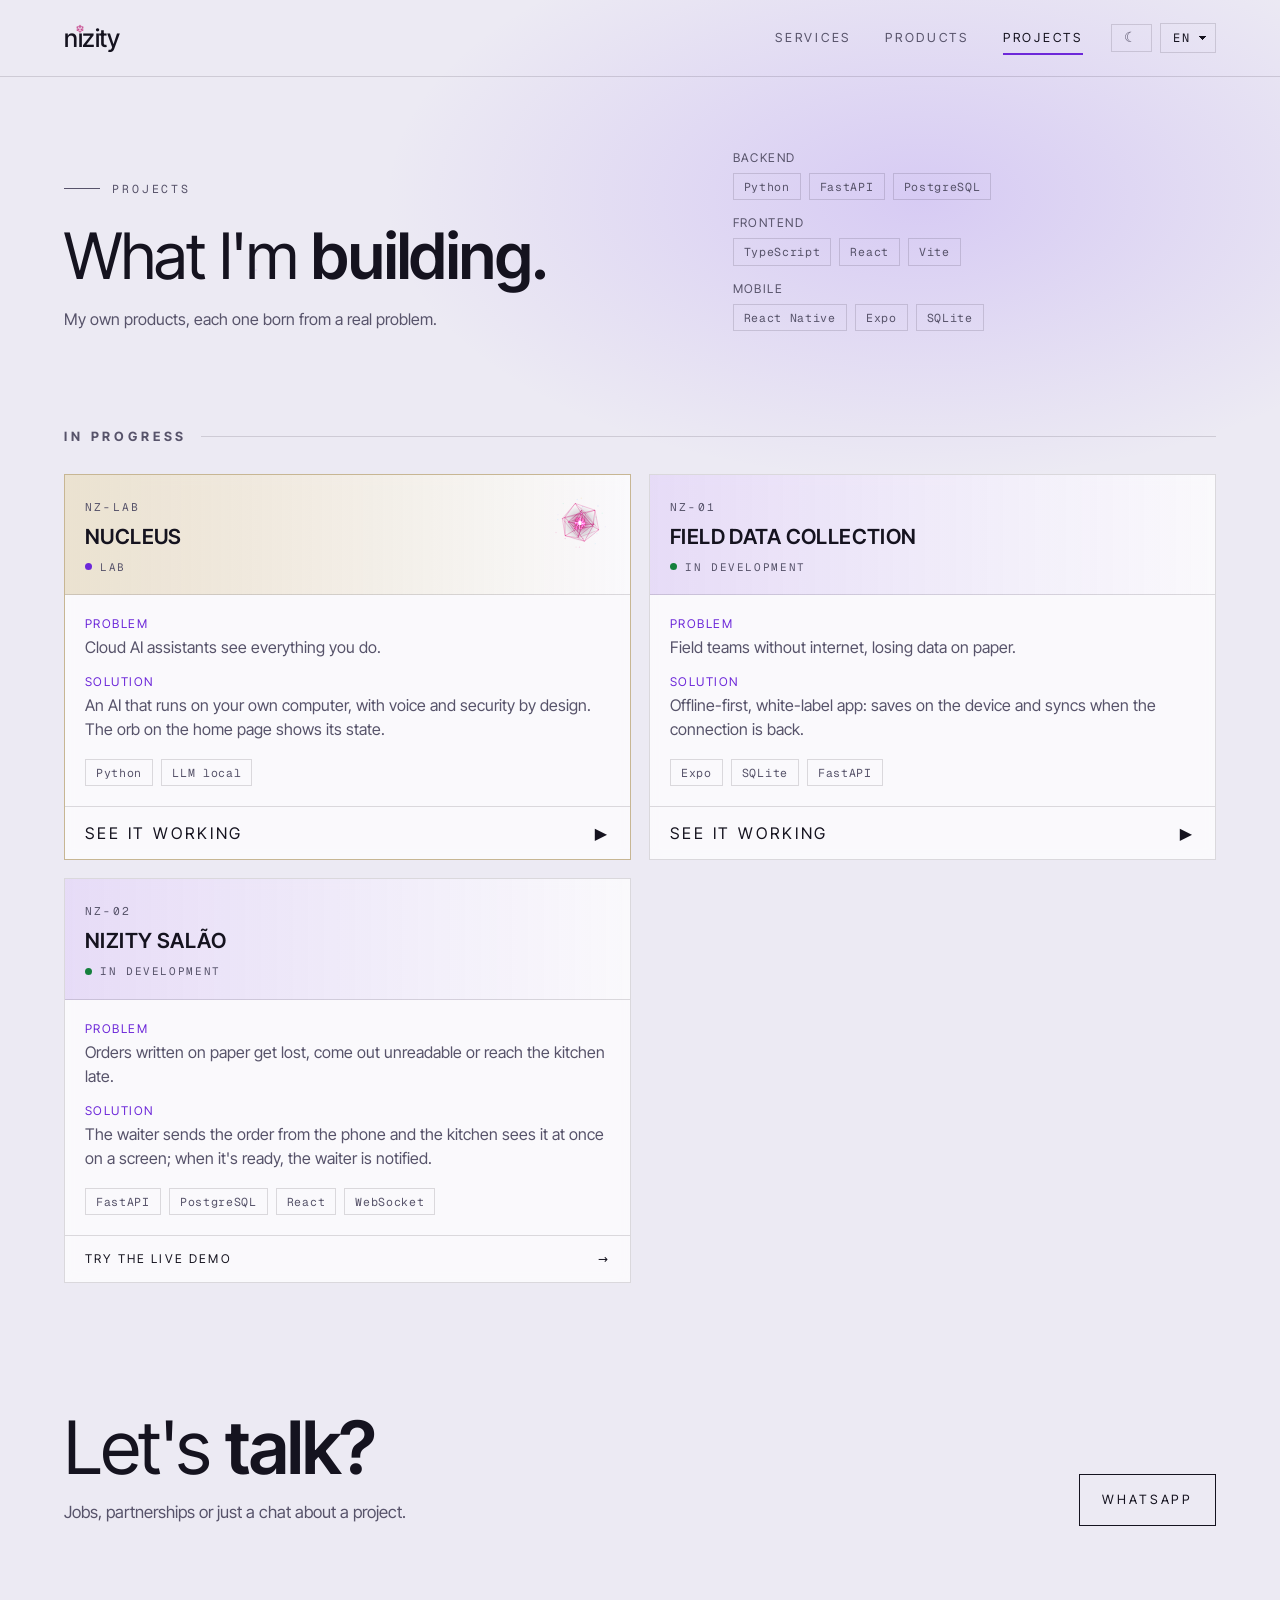
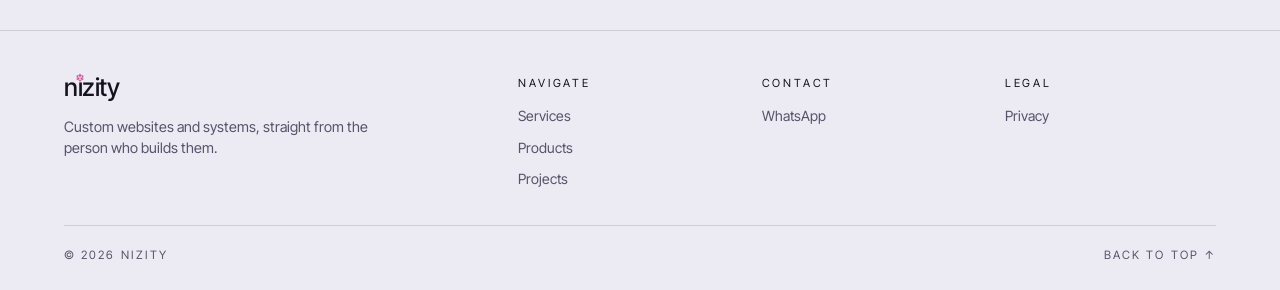
<file: projects.html>
<!DOCTYPE html>
<html lang="pt-BR">
<head>
  <meta charset="UTF-8">
  <meta name="viewport" content="width=device-width, initial-scale=1.0">
  <title>Projetos — Nizity</title>
  <meta name="description" content="Projetos e stack de Guilherme (Nizity).">
  <meta property="og:title" content="Projetos — Nizity">
  <meta property="og:url" content="https://nizity.com/projects.html">
  <meta property="og:type" content="website">
  <meta property="og:image" content="https://nizity.com/assets/og.png">
  <meta property="og:image:width" content="1200">
  <meta property="og:image:height" content="630">
  <meta property="og:image:alt" content="Nizity: sites e sistemas sob medida">
  <meta name="twitter:card" content="summary_large_image">
  <meta name="theme-color" content="#07070B" media="(prefers-color-scheme: dark)">
  <meta name="theme-color" content="#ECEAF3" media="(prefers-color-scheme: light)">
  <script src="assets/theme.js"></script>
  <link rel="icon" href="assets/favicon.svg" type="image/svg+xml">
  <link rel="preload" href="assets/fonts/inter-tight-variable.woff2" as="font" type="font/woff2" crossorigin>
  <link rel="stylesheet" href="assets/css/tokens.css">
  <link rel="stylesheet" href="assets/css/base.css">
  <link rel="stylesheet" href="assets/css/components.css">
  <link rel="stylesheet" href="assets/css/pages.css">
  <link rel="stylesheet" href="assets/css/motion.css">
</head>
<body data-page="projects">
  <header class="site-header">
    <div class="container nav">
      <button class="lang-toggle menu-toggle" id="menu-toggle" type="button" aria-expanded="false" aria-controls="nav-links" aria-label="Menu" data-i18n-label="nav.menu">☰</button>
      <a class="logo" href="index.html" aria-label="Nizity"><span aria-hidden="true">n<span class="logo-i">ı<svg class="logo-orb" viewBox="-1.12 -1.12 2.24 2.24"><g stroke-width="0.14" stroke-linecap="round"><line x1="0.526" y1="0.304" x2="0.000" y2="0.982" stroke-opacity="1"/><line x1="0.526" y1="0.304" x2="-0.000" y2="-0.607" stroke-opacity="1"/><line x1="0.526" y1="0.304" x2="0.851" y2="-0.491" stroke-opacity="1"/><line x1="0.526" y1="0.304" x2="-0.526" y2="0.304" stroke-opacity="1"/><line x1="0.526" y1="0.304" x2="0.851" y2="0.491" stroke-opacity="1"/><line x1="-0.000" y1="-0.982" x2="-0.000" y2="-0.607" stroke-opacity="1"/><line x1="-0.000" y1="-0.982" x2="0.851" y2="-0.491" stroke-opacity="1"/><line x1="-0.000" y1="-0.982" x2="-0.851" y2="-0.491" stroke-opacity="1"/><line x1="0.000" y1="0.982" x2="-0.851" y2="0.491" stroke-opacity="1"/><line x1="0.000" y1="0.982" x2="-0.526" y2="0.304" stroke-opacity="1"/><line x1="0.000" y1="0.982" x2="0.851" y2="0.491" stroke-opacity="1"/><line x1="-0.000" y1="-0.607" x2="0.851" y2="-0.491" stroke-opacity="1"/><line x1="-0.000" y1="-0.607" x2="-0.526" y2="0.304" stroke-opacity="1"/><line x1="-0.000" y1="-0.607" x2="-0.851" y2="-0.491" stroke-opacity="1"/><line x1="-0.851" y1="0.491" x2="-0.526" y2="0.304" stroke-opacity="1"/><line x1="-0.851" y1="0.491" x2="-0.851" y2="-0.491" stroke-opacity="1"/><line x1="0.851" y1="-0.491" x2="0.851" y2="0.491" stroke-opacity="1"/><line x1="-0.526" y1="0.304" x2="-0.851" y2="-0.491" stroke-opacity="1"/></g></svg></span>zity</span></a>
      <nav class="nav-links" id="nav-links">
        <a href="services.html" data-i18n="nav.services">Serviços</a>
        <a href="products.html" data-i18n="nav.products">Produtos</a>
        <a href="projects.html" aria-current="page" data-i18n="nav.projects">Projetos</a>
        <div class="nav-prefs">
          <button class="lang-toggle theme-toggle" id="theme-toggle" type="button" aria-label="Mudar tema">☀</button>
          <select class="lang-toggle lang-select" id="lang-toggle" aria-label="Idioma / Language"><option value="pt">PT</option><option value="en">EN</option><option value="es">ES</option></select>
        </div>
      </nav>
      <a class="btn btn-primary nav-cta" href="https://wa.me/5521997464308" data-chat-open data-whatsapp="contact.message" target="_blank" rel="noopener" data-i18n="nav.quote">Orçamento</a>
    </div>
  </header>

  <main>
    <section class="container intro">
      <div>
        <p class="kicker" data-i18n="projects.kicker">Projetos</p>
        <h1 data-i18n-html="projects.title">O que estou <strong>construindo.</strong></h1>
        <p data-i18n="projects.lead">Produtos próprios, cada um nascido de um problema real.</p>
      </div>
      <div class="stack-groups">
        <div><span class="item-type">Backend</span><ul class="chips"><li>Python</li><li>FastAPI</li><li>PostgreSQL</li></ul></div>
        <div><span class="item-type">Frontend</span><ul class="chips"><li>TypeScript</li><li>React</li><li>Vite</li></ul></div>
        <div><span class="item-type">Mobile</span><ul class="chips"><li>React Native</li><li>Expo</li><li>SQLite</li></ul></div>
      </div>
    </section>

    <section class="container section">
      <h2 class="section-title" data-i18n="projects.listTitle">Em construção</h2>
      <div class="projects">
        <article class="item exotic" id="nucleus">
          <div class="item-head">
            <canvas class="mini-orb" id="mini-orb" aria-hidden="true"></canvas>
            <span class="item-code">NZ-LAB</span>
            <h3 data-i18n="projects.p4.title">Núcleo</h3>
            <span class="status lab" data-i18n="projects.status.lab">Laboratório</span>
          </div>
          <div class="item-body">
            <div class="project-fields">
              <div><span class="item-type" data-i18n="projects.field.problem">Problema</span><p data-i18n="projects.p4.problem">Assistentes de IA na nuvem veem tudo o que você faz.</p></div>
              <div><span class="item-type" data-i18n="projects.field.solution">Solução</span><p data-i18n="projects.p4.solution">Uma IA que roda no próprio computador, com voz e segurança por construção. O orbe da página inicial mostra o estado dela.</p></div>
            </div>
            <ul class="chips"><li>Python</li><li>LLM local</li></ul>
          </div>
          <button class="item-foot demo-open" type="button" data-video="nucleus" data-title="projects.p4.title"><span data-i18n="projects.demo.open">Ver funcionando</span><span aria-hidden="true">▶</span></button>
        </article>


        <article class="item">
          <div class="item-head">
            <span class="item-code">NZ-01</span>
            <h3 data-i18n="projects.p2.title">Coleta de dados em campo</h3>
            <span class="status" data-i18n="projects.status.dev">Em desenvolvimento</span>
          </div>
          <div class="item-body">
            <div class="project-fields">
              <div><span class="item-type" data-i18n="projects.field.problem">Problema</span><p data-i18n="projects.p2.problem">Equipes em campo, sem internet, perdendo dados em papel.</p></div>
              <div><span class="item-type" data-i18n="projects.field.solution">Solução</span><p data-i18n="projects.p2.solution">App offline-first e white-label: grava no aparelho e sincroniza quando a conexão volta.</p></div>
            </div>
            <ul class="chips"><li>Expo</li><li>SQLite</li><li>FastAPI</li></ul>
          </div>
          <button class="item-foot demo-open" type="button" data-video="field" data-title="projects.p2.title"><span data-i18n="projects.demo.open">Ver funcionando</span><span aria-hidden="true">▶</span></button>
        </article>

        <article class="item">
          <div class="item-head">
            <span class="item-code">NZ-02</span>
            <h3 data-i18n="projects.p3.title">Nizity Salão</h3>
            <span class="status" data-i18n="projects.status.dev">Em desenvolvimento</span>
          </div>
          <div class="item-body">
            <div class="project-fields">
              <div><span class="item-type" data-i18n="projects.field.problem">Problema</span><p data-i18n="projects.p3.problem">Pedido anotado em papel se perde, sai ilegível ou demora a chegar na cozinha.</p></div>
              <div><span class="item-type" data-i18n="projects.field.solution">Solução</span><p data-i18n="projects.p3.solution">O garçom lança o pedido no celular e a cozinha vê na hora, num telão; quando fica pronto, o garçom é avisado.</p></div>
            </div>
            <ul class="chips"><li>FastAPI</li><li>PostgreSQL</li><li>React</li><li>WebSocket</li></ul>
          </div>
          <a class="item-foot" href="demo/salao/"><span data-i18n="projects.demo.try">Experimentar a demo</span><span aria-hidden="true">→</span></a>
        </article>

      </div>
    </section>

    <section id="contact" class="container section contact">
      <div>
        <h2 data-i18n-html="contact.titleProjects">Vamos <strong>conversar?</strong></h2>
        <p data-i18n="contact.textProjects">Vagas, parcerias ou só trocar ideia sobre algum projeto.</p>
      </div>
      <div class="contact-actions">
        <a class="btn" href="#" data-whatsapp="contact.message" target="_blank" rel="noopener" hidden data-i18n="contact.whatsapp">WhatsApp</a>
        <a class="btn btn-ghost" id="email-link" href="#" hidden>E-mail</a>
      </div>
    </section>

    <!-- Prévia em vídeo: uma janela só, preenchida por assets/demo.js -->
    <dialog class="demo" id="demo" aria-labelledby="demo-title">
      <div class="demo-head">
        <h2 id="demo-title"></h2>
        <button class="demo-close" type="button" id="demo-close" data-i18n="projects.demo.close">Fechar</button>
      </div>
      <video id="demo-video" muted loop playsinline controls preload="none" hidden></video>
      <p class="demo-soon" id="demo-soon" data-i18n="projects.demo.soon" hidden>Vídeo em breve.</p>
    </dialog>
  </main>

  <footer class="site-footer">
    <div class="container footer-grid">
      <div class="footer-brand">
        <a class="logo" href="index.html" aria-label="Nizity"><span aria-hidden="true">n<span class="logo-i">ı<svg class="logo-orb" viewBox="-1.12 -1.12 2.24 2.24"><g stroke-width="0.14" stroke-linecap="round"><line x1="0.526" y1="0.304" x2="0.000" y2="0.982" stroke-opacity="1"/><line x1="0.526" y1="0.304" x2="-0.000" y2="-0.607" stroke-opacity="1"/><line x1="0.526" y1="0.304" x2="0.851" y2="-0.491" stroke-opacity="1"/><line x1="0.526" y1="0.304" x2="-0.526" y2="0.304" stroke-opacity="1"/><line x1="0.526" y1="0.304" x2="0.851" y2="0.491" stroke-opacity="1"/><line x1="-0.000" y1="-0.982" x2="-0.000" y2="-0.607" stroke-opacity="1"/><line x1="-0.000" y1="-0.982" x2="0.851" y2="-0.491" stroke-opacity="1"/><line x1="-0.000" y1="-0.982" x2="-0.851" y2="-0.491" stroke-opacity="1"/><line x1="0.000" y1="0.982" x2="-0.851" y2="0.491" stroke-opacity="1"/><line x1="0.000" y1="0.982" x2="-0.526" y2="0.304" stroke-opacity="1"/><line x1="0.000" y1="0.982" x2="0.851" y2="0.491" stroke-opacity="1"/><line x1="-0.000" y1="-0.607" x2="0.851" y2="-0.491" stroke-opacity="1"/><line x1="-0.000" y1="-0.607" x2="-0.526" y2="0.304" stroke-opacity="1"/><line x1="-0.000" y1="-0.607" x2="-0.851" y2="-0.491" stroke-opacity="1"/><line x1="-0.851" y1="0.491" x2="-0.526" y2="0.304" stroke-opacity="1"/><line x1="-0.851" y1="0.491" x2="-0.851" y2="-0.491" stroke-opacity="1"/><line x1="0.851" y1="-0.491" x2="0.851" y2="0.491" stroke-opacity="1"/><line x1="-0.526" y1="0.304" x2="-0.851" y2="-0.491" stroke-opacity="1"/></g></svg></span>zity</span></a>
        <p data-i18n="footer.tagline">Sites e sistemas sob medida, direto com quem faz.</p>
      </div>
      <nav class="footer-col" aria-label="Navegar" data-i18n-label="footer.nav">
        <p class="footer-title" data-i18n="footer.nav">Navegar</p>
        <a href="services.html" data-i18n="nav.services">Serviços</a>
        <a href="products.html" data-i18n="nav.products">Produtos</a>
        <a href="projects.html" data-i18n="nav.projects">Projetos</a>
      </nav>
      <div class="footer-col">
        <p class="footer-title" data-i18n="footer.contact">Contato</p>
        <a href="#" data-whatsapp="contact.message" target="_blank" rel="noopener" hidden data-i18n="contact.whatsapp">WhatsApp</a>
      </div>
      <div class="footer-col">
        <p class="footer-title" data-i18n="footer.legal">Legal</p>
        <a href="privacy.html" data-i18n="footer.privacy">Privacidade</a>
      </div>
    </div>
    <div class="container footer-inner">
      <span>© <span id="year"></span> Nizity</span>
      <a href="#" data-i18n="footer.top">Voltar ao topo ↑</a>
    </div>
  </footer>

  <script src="assets/i18n.js"></script>
  <script src="assets/i18n-projects.js"></script>
  <script src="assets/fx.js"></script>
  <script src="assets/main.js"></script>
  <script src="assets/chat.js"></script>
  <script src="assets/demo.js"></script>
  <script type="module" src="assets/orb-mount.js"></script>
</body>
</html>
</file>
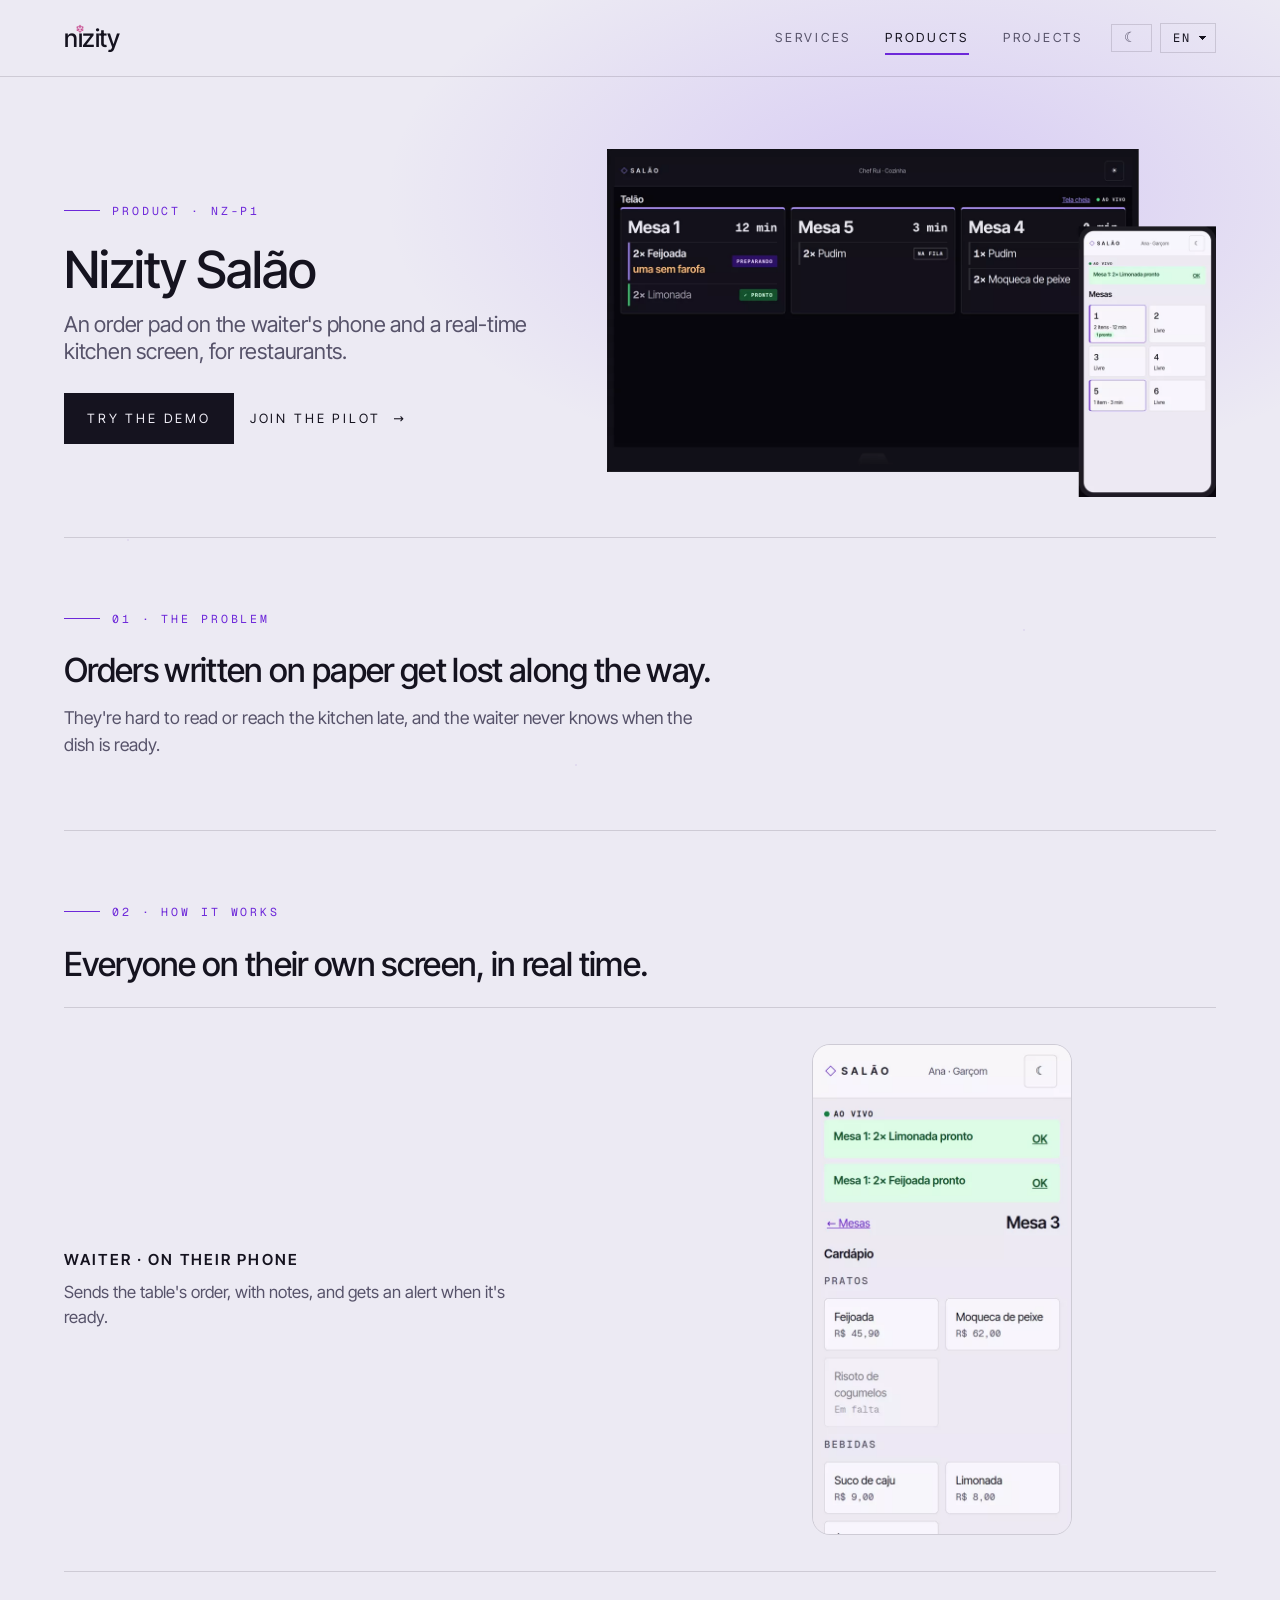
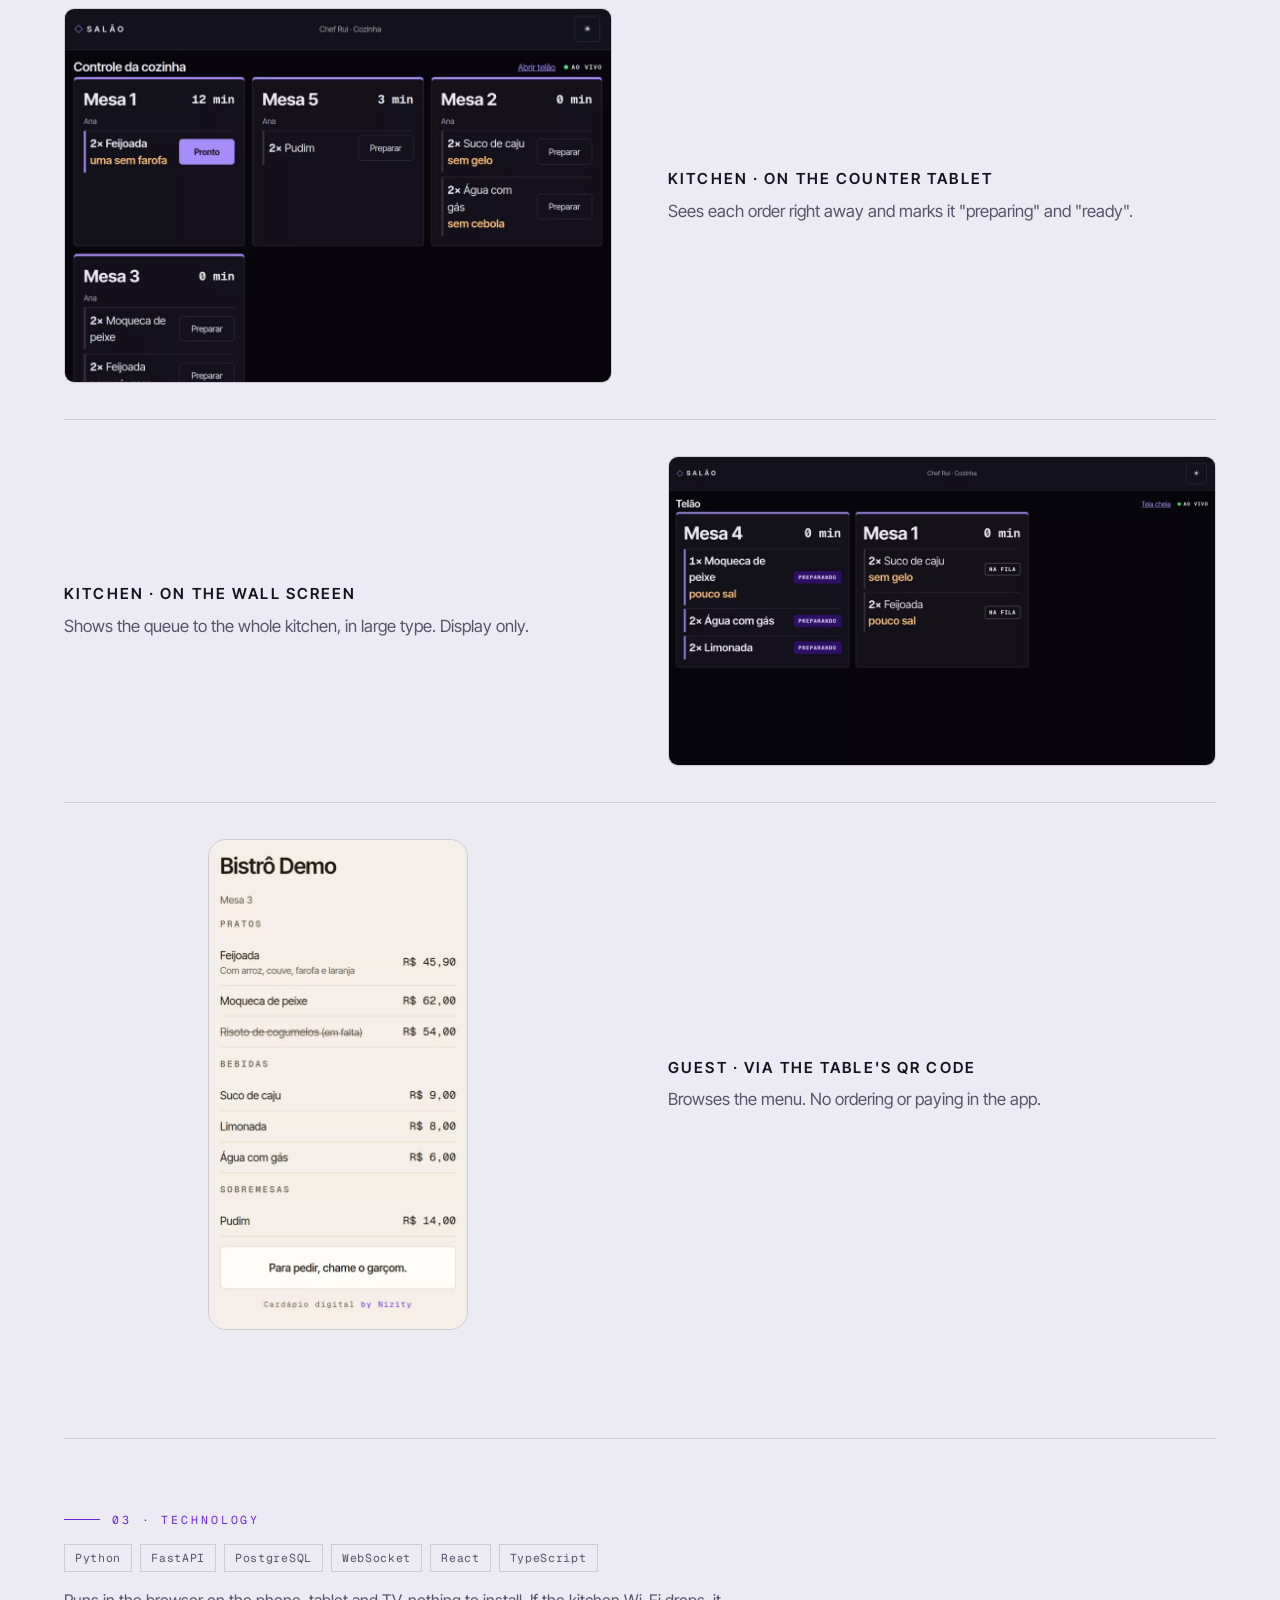
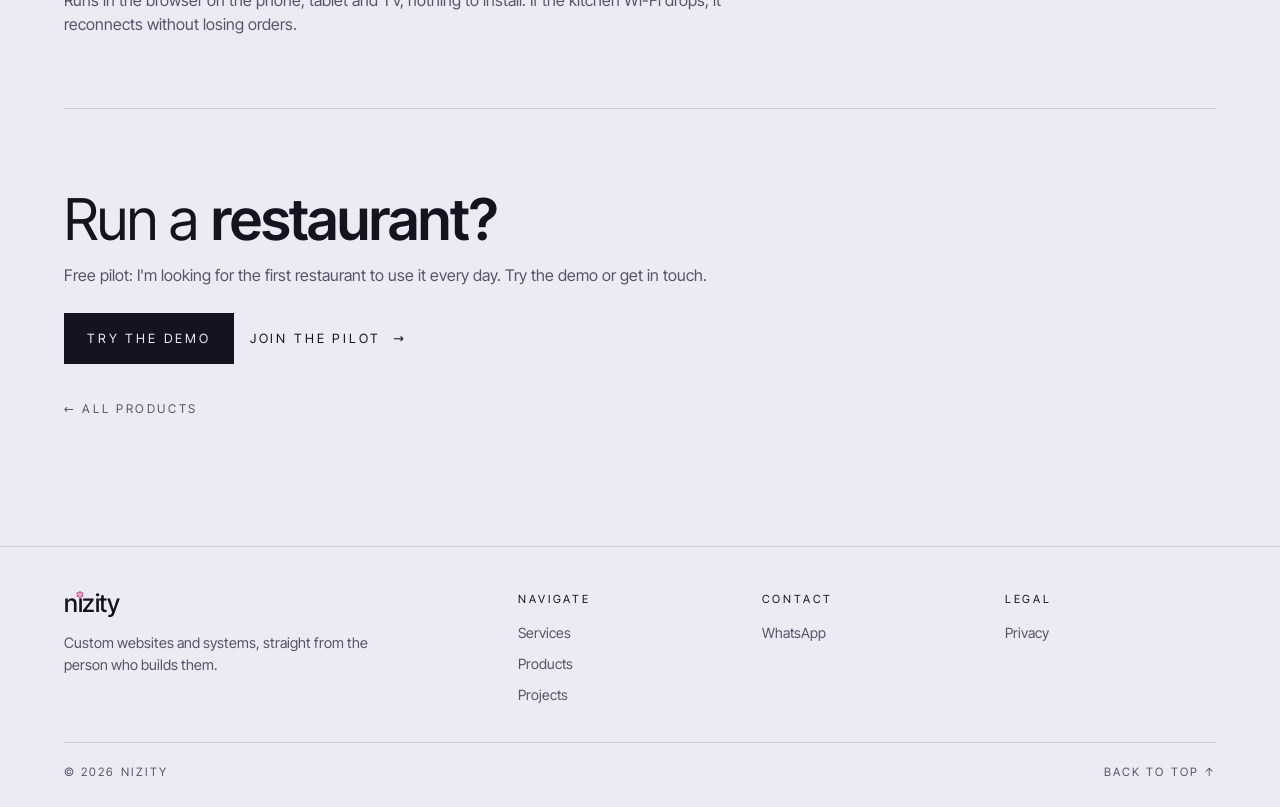
<file: salao.html>
<!DOCTYPE html>
<html lang="pt-BR">
<head>
  <meta charset="UTF-8">
  <meta name="viewport" content="width=device-width, initial-scale=1.0">
  <title>Nizity Salão — comanda digital para restaurantes</title>
  <meta name="description" content="Nizity Salão: o garçom lança o pedido no celular, a cozinha acompanha no tablet e no telão, e o cliente consulta o cardápio pelo QR da mesa. Piloto gratuito.">
  <meta property="og:title" content="Nizity Salão — comanda digital para restaurantes">
  <meta property="og:url" content="https://nizity.com/salao.html">
  <meta property="og:type" content="website">
  <meta property="og:image" content="https://nizity.com/assets/og.png">
  <meta property="og:image:width" content="1200">
  <meta property="og:image:height" content="630">
  <meta property="og:image:alt" content="Nizity: sites e sistemas sob medida">
  <meta name="twitter:card" content="summary_large_image">
  <meta name="theme-color" content="#07070B" media="(prefers-color-scheme: dark)">
  <meta name="theme-color" content="#ECEAF3" media="(prefers-color-scheme: light)">
  <script src="assets/theme.js"></script>
  <link rel="icon" href="assets/favicon.svg" type="image/svg+xml">
  <link rel="preload" href="assets/fonts/inter-tight-variable.woff2" as="font" type="font/woff2" crossorigin>
  <link rel="stylesheet" href="assets/css/tokens.css">
  <link rel="stylesheet" href="assets/css/base.css">
  <link rel="stylesheet" href="assets/css/components.css">
  <link rel="stylesheet" href="assets/css/pages.css">
  <link rel="stylesheet" href="assets/css/motion.css">
</head>
<body data-page="salao">
  <header class="site-header">
    <div class="container nav">
      <button class="lang-toggle menu-toggle" id="menu-toggle" type="button" aria-expanded="false" aria-controls="nav-links" aria-label="Menu" data-i18n-label="nav.menu">☰</button>
      <a class="logo" href="index.html" aria-label="Nizity"><span aria-hidden="true">n<span class="logo-i">ı<svg class="logo-orb" viewBox="-1.12 -1.12 2.24 2.24"><g stroke-width="0.14" stroke-linecap="round"><line x1="0.526" y1="0.304" x2="0.000" y2="0.982" stroke-opacity="1"/><line x1="0.526" y1="0.304" x2="-0.000" y2="-0.607" stroke-opacity="1"/><line x1="0.526" y1="0.304" x2="0.851" y2="-0.491" stroke-opacity="1"/><line x1="0.526" y1="0.304" x2="-0.526" y2="0.304" stroke-opacity="1"/><line x1="0.526" y1="0.304" x2="0.851" y2="0.491" stroke-opacity="1"/><line x1="-0.000" y1="-0.982" x2="-0.000" y2="-0.607" stroke-opacity="1"/><line x1="-0.000" y1="-0.982" x2="0.851" y2="-0.491" stroke-opacity="1"/><line x1="-0.000" y1="-0.982" x2="-0.851" y2="-0.491" stroke-opacity="1"/><line x1="0.000" y1="0.982" x2="-0.851" y2="0.491" stroke-opacity="1"/><line x1="0.000" y1="0.982" x2="-0.526" y2="0.304" stroke-opacity="1"/><line x1="0.000" y1="0.982" x2="0.851" y2="0.491" stroke-opacity="1"/><line x1="-0.000" y1="-0.607" x2="0.851" y2="-0.491" stroke-opacity="1"/><line x1="-0.000" y1="-0.607" x2="-0.526" y2="0.304" stroke-opacity="1"/><line x1="-0.000" y1="-0.607" x2="-0.851" y2="-0.491" stroke-opacity="1"/><line x1="-0.851" y1="0.491" x2="-0.526" y2="0.304" stroke-opacity="1"/><line x1="-0.851" y1="0.491" x2="-0.851" y2="-0.491" stroke-opacity="1"/><line x1="0.851" y1="-0.491" x2="0.851" y2="0.491" stroke-opacity="1"/><line x1="-0.526" y1="0.304" x2="-0.851" y2="-0.491" stroke-opacity="1"/></g></svg></span>zity</span></a>
      <nav class="nav-links" id="nav-links">
        <a href="services.html" data-i18n="nav.services">Serviços</a>
        <a href="products.html" aria-current="true" data-i18n="nav.products">Produtos</a>
        <a href="projects.html" data-i18n="nav.projects">Projetos</a>
        <div class="nav-prefs">
          <button class="lang-toggle theme-toggle" id="theme-toggle" type="button" aria-label="Mudar tema">☀</button>
          <select class="lang-toggle lang-select" id="lang-toggle" aria-label="Idioma / Language"><option value="pt">PT</option><option value="en">EN</option><option value="es">ES</option></select>
        </div>
      </nav>
      <a class="btn btn-primary nav-cta" href="https://wa.me/5521997464308" data-chat-open data-whatsapp="contact.message" target="_blank" rel="noopener" data-i18n="nav.quote">Orçamento</a>
    </div>
  </header>

  <main>
    <div class="container">
      <section class="cs-hero">
        <div>
          <p class="kicker"><span><span data-i18n="salao.kicker">Produto</span> · NZ-P1</span></p>
          <h1 data-i18n="products.p1.title" data-vt="salao">Nizity Salão</h1>
          <p class="lead" data-i18n="salao.lead">Comanda no celular do garçom e telão da cozinha em tempo real, para restaurantes.</p>
          <div class="cs-acts">
            <a class="btn btn-primary" href="demo/salao/"><span data-i18n="products.demo">Testar a demo</span></a>
            <a class="home-link" href="https://wa.me/5521997464308" data-whatsapp="products.p1.message" target="_blank" rel="noopener"><span data-i18n="products.p1.cta">Quero ser piloto</span><span aria-hidden="true">→</span></a>
          </div>
        </div>
        <img class="shot is-cutout" src="assets/img/salao-vitrine.webp" width="1260" height="720" alt="Telão da cozinha e celular do garçom no Nizity Salão" data-i18n-alt="home.prod.alt">
      </section>

      <section class="cs-sec" aria-labelledby="salao-problem">
        <p class="kicker" data-i18n="salao.problem.kicker">01 · O problema</p>
        <h2 id="salao-problem" data-i18n="salao.problem.title">O pedido anotado em papel se perde no caminho.</h2>
        <p class="cs-text" data-i18n="salao.problem.text">Sai ilegível ou demora a chegar na cozinha, e o garçom não sabe quando o prato ficou pronto.</p>
      </section>

      <section class="cs-sec" aria-labelledby="salao-flow">
        <p class="kicker" data-i18n="salao.flow.kicker">02 · Como funciona</p>
        <h2 id="salao-flow" data-i18n="salao.flow.title">Cada um na sua tela, na hora.</h2>
        <ul class="flow">
          <li class="flow-step">
            <div>
              <h3 data-i18n="salao.flow.waiter.title">Garçom · no celular</h3>
              <p data-i18n="salao.flow.waiter.text">Lança o pedido da mesa, com observação, e recebe o aviso quando fica pronto.</p>
            </div>
            <img class="shot flow-img is-phone" src="assets/img/salao-garcom.webp" width="520" height="986" loading="lazy" alt="Celular do garçom com os avisos de prato pronto e o cardápio da Mesa 3" data-i18n-alt="salao.flow.waiter.alt">
          </li>
          <li class="flow-step">
            <div>
              <h3 data-i18n="salao.flow.control.title">Cozinha · no tablet da bancada</h3>
              <p data-i18n="salao.flow.control.text">Vê o pedido na hora e marca "preparando" e "pronto".</p>
            </div>
            <img class="shot flow-img" src="assets/img/salao-tablet.webp" width="1120" height="766" loading="lazy" alt="Tablet da cozinha com os pedidos de cada mesa e os botões Preparar e Pronto" data-i18n-alt="salao.flow.control.alt">
          </li>
          <li class="flow-step">
            <div>
              <h3 data-i18n="salao.flow.tv.title">Cozinha · no telão da parede</h3>
              <p data-i18n="salao.flow.tv.text">Mostra a fila para a cozinha toda, em letra grande. Só mostra.</p>
            </div>
            <img class="shot flow-img" src="assets/img/salao-telao.webp" width="1200" height="676" loading="lazy" alt="Telão da cozinha com a fila de pedidos em letra grande" data-i18n-alt="salao.flow.tv.alt">
          </li>
          <li class="flow-step">
            <div>
              <h3 data-i18n="salao.flow.guest.title">Cliente · no QR da mesa</h3>
              <p data-i18n="salao.flow.guest.text">Consulta o cardápio. Não pede nem paga pelo app.</p>
            </div>
            <img class="shot flow-img is-phone" src="assets/img/salao-cardapio.webp" width="520" height="986" loading="lazy" alt="Cardápio da mesa aberto pelo QR Code, só para consulta" data-i18n-alt="salao.flow.guest.alt">
          </li>
        </ul>
      </section>

      <!-- Tecnologias em uma linha de etiquetas (sem fichas): detalhe para quem quer saber, sem pesar para o dono -->
      <section class="cs-sec cs-tech" aria-labelledby="salao-tech">
        <p class="kicker" id="salao-tech" data-i18n="salao.tech.kicker">03 · Tecnologias</p>
        <ul class="chips"><li>Python</li><li>FastAPI</li><li>PostgreSQL</li><li>WebSocket</li><li>React</li><li>TypeScript</li></ul>
        <p class="cs-note" data-i18n="salao.flow.note">Funciona no navegador do celular, do tablet e da TV, sem instalar nada. Se o Wi-Fi da cozinha cair, reconecta sem perder pedido.</p>
      </section>

      <section class="cs-end" aria-labelledby="salao-end">
        <h2 id="salao-end" data-i18n-html="salao.end.title">Tem um <strong>restaurante?</strong></h2>
        <p data-i18n="salao.end.text">Piloto gratuito: procuro o primeiro restaurante para usar no dia a dia. Teste a demo ou fale comigo.</p>
        <div class="cs-acts">
          <a class="btn btn-primary" href="demo/salao/"><span data-i18n="products.demo">Testar a demo</span></a>
          <a class="home-link" href="https://wa.me/5521997464308" data-whatsapp="products.p1.message" target="_blank" rel="noopener"><span data-i18n="products.p1.cta">Quero ser piloto</span><span aria-hidden="true">→</span></a>
        </div>
        <a class="cs-back" href="products.html"><span aria-hidden="true">←</span> <span data-i18n="salao.back">Todos os produtos</span></a>
      </section>
    </div>
  </main>

  <footer class="site-footer">
    <div class="container footer-grid">
      <div class="footer-brand">
        <a class="logo" href="index.html" aria-label="Nizity"><span aria-hidden="true">n<span class="logo-i">ı<svg class="logo-orb" viewBox="-1.12 -1.12 2.24 2.24"><g stroke-width="0.14" stroke-linecap="round"><line x1="0.526" y1="0.304" x2="0.000" y2="0.982" stroke-opacity="1"/><line x1="0.526" y1="0.304" x2="-0.000" y2="-0.607" stroke-opacity="1"/><line x1="0.526" y1="0.304" x2="0.851" y2="-0.491" stroke-opacity="1"/><line x1="0.526" y1="0.304" x2="-0.526" y2="0.304" stroke-opacity="1"/><line x1="0.526" y1="0.304" x2="0.851" y2="0.491" stroke-opacity="1"/><line x1="-0.000" y1="-0.982" x2="-0.000" y2="-0.607" stroke-opacity="1"/><line x1="-0.000" y1="-0.982" x2="0.851" y2="-0.491" stroke-opacity="1"/><line x1="-0.000" y1="-0.982" x2="-0.851" y2="-0.491" stroke-opacity="1"/><line x1="0.000" y1="0.982" x2="-0.851" y2="0.491" stroke-opacity="1"/><line x1="0.000" y1="0.982" x2="-0.526" y2="0.304" stroke-opacity="1"/><line x1="0.000" y1="0.982" x2="0.851" y2="0.491" stroke-opacity="1"/><line x1="-0.000" y1="-0.607" x2="0.851" y2="-0.491" stroke-opacity="1"/><line x1="-0.000" y1="-0.607" x2="-0.526" y2="0.304" stroke-opacity="1"/><line x1="-0.000" y1="-0.607" x2="-0.851" y2="-0.491" stroke-opacity="1"/><line x1="-0.851" y1="0.491" x2="-0.526" y2="0.304" stroke-opacity="1"/><line x1="-0.851" y1="0.491" x2="-0.851" y2="-0.491" stroke-opacity="1"/><line x1="0.851" y1="-0.491" x2="0.851" y2="0.491" stroke-opacity="1"/><line x1="-0.526" y1="0.304" x2="-0.851" y2="-0.491" stroke-opacity="1"/></g></svg></span>zity</span></a>
        <p data-i18n="footer.tagline">Sites e sistemas sob medida, direto com quem faz.</p>
      </div>
      <nav class="footer-col" aria-label="Navegar" data-i18n-label="footer.nav">
        <p class="footer-title" data-i18n="footer.nav">Navegar</p>
        <a href="services.html" data-i18n="nav.services">Serviços</a>
        <a href="products.html" aria-current="true" data-i18n="nav.products">Produtos</a>
        <a href="projects.html" data-i18n="nav.projects">Projetos</a>
      </nav>
      <div class="footer-col">
        <p class="footer-title" data-i18n="footer.contact">Contato</p>
        <a href="#" data-whatsapp="contact.message" target="_blank" rel="noopener" hidden data-i18n="contact.whatsapp">WhatsApp</a>
      </div>
      <div class="footer-col">
        <p class="footer-title" data-i18n="footer.legal">Legal</p>
        <a href="privacy.html" data-i18n="footer.privacy">Privacidade</a>
      </div>
    </div>
    <div class="container footer-inner">
      <span>© <span id="year"></span> Nizity</span>
      <a href="#" data-i18n="footer.top">Voltar ao topo ↑</a>
    </div>
  </footer>

  <script src="assets/i18n.js"></script>
  <script src="assets/i18n-salao.js"></script>
  <script src="assets/fx.js"></script>
  <script src="assets/main.js"></script>
  <script src="assets/chat.js"></script>
</body>
</html>
</file>
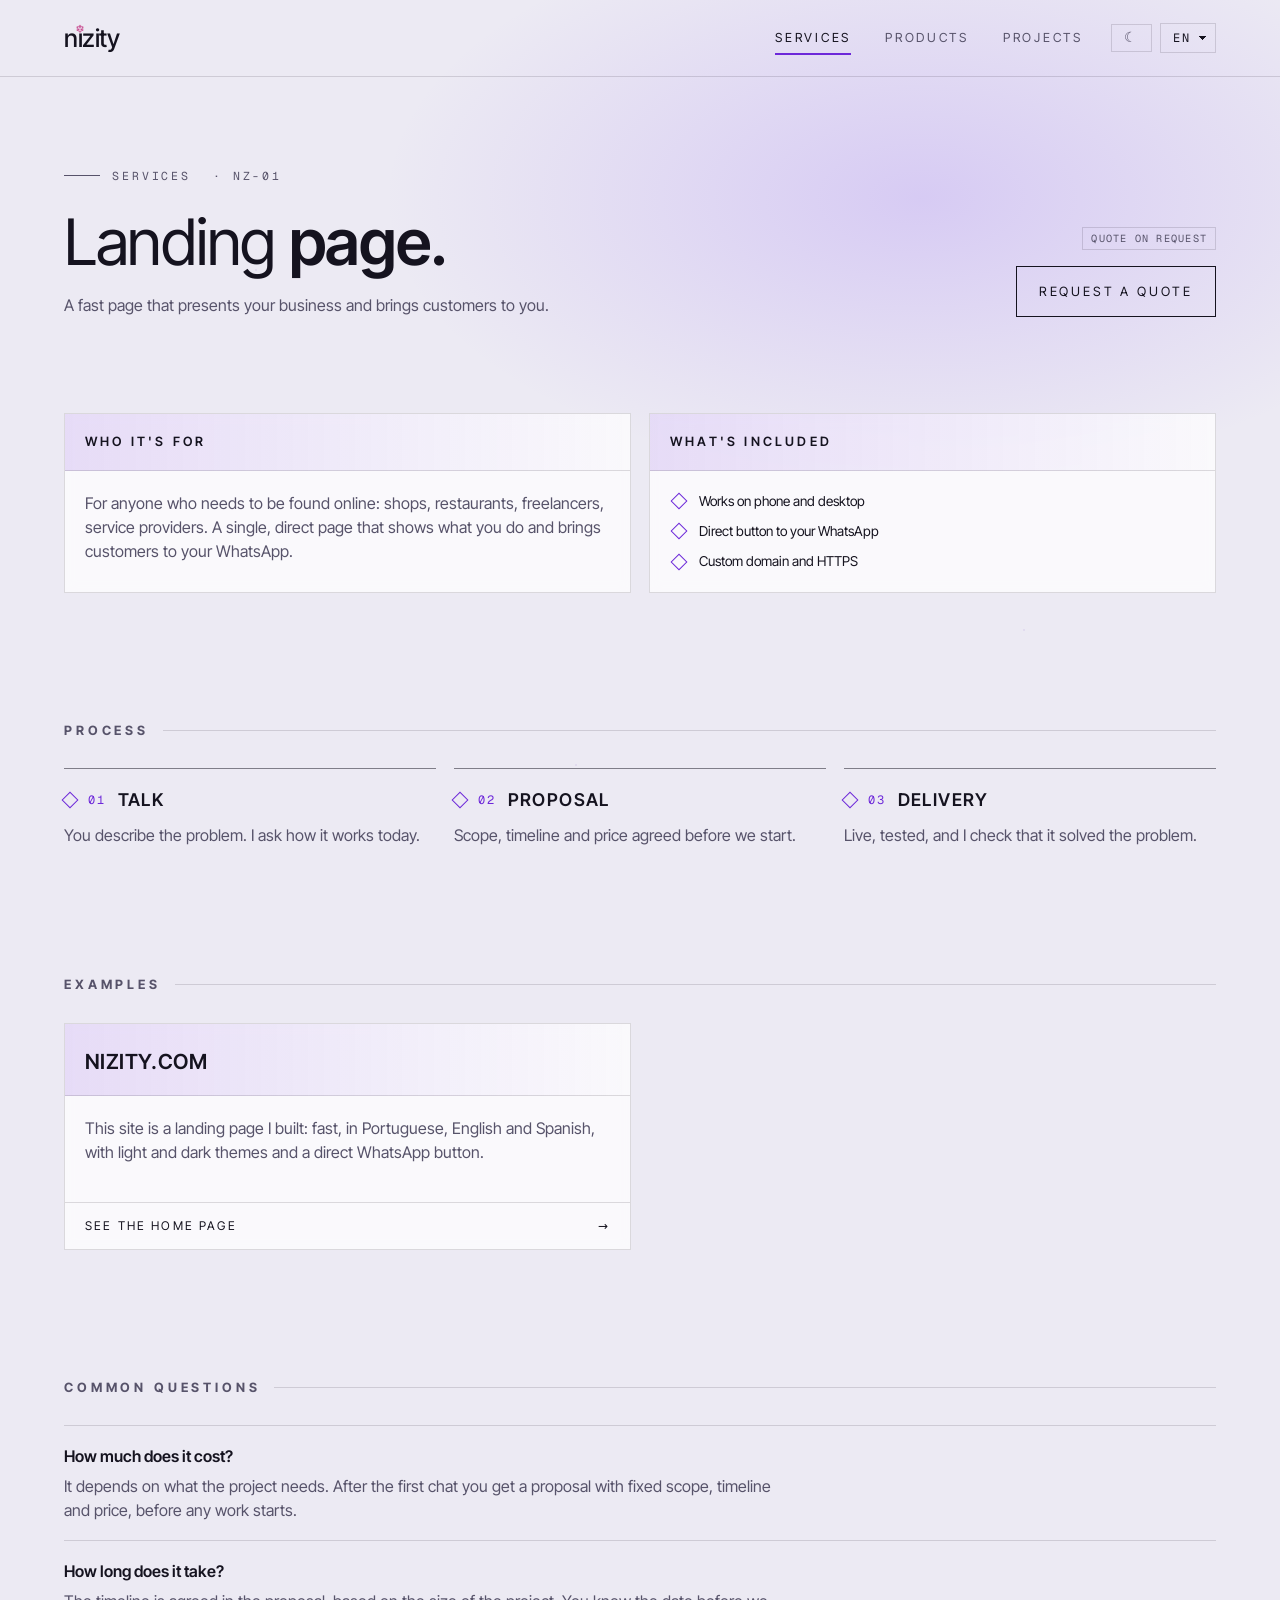
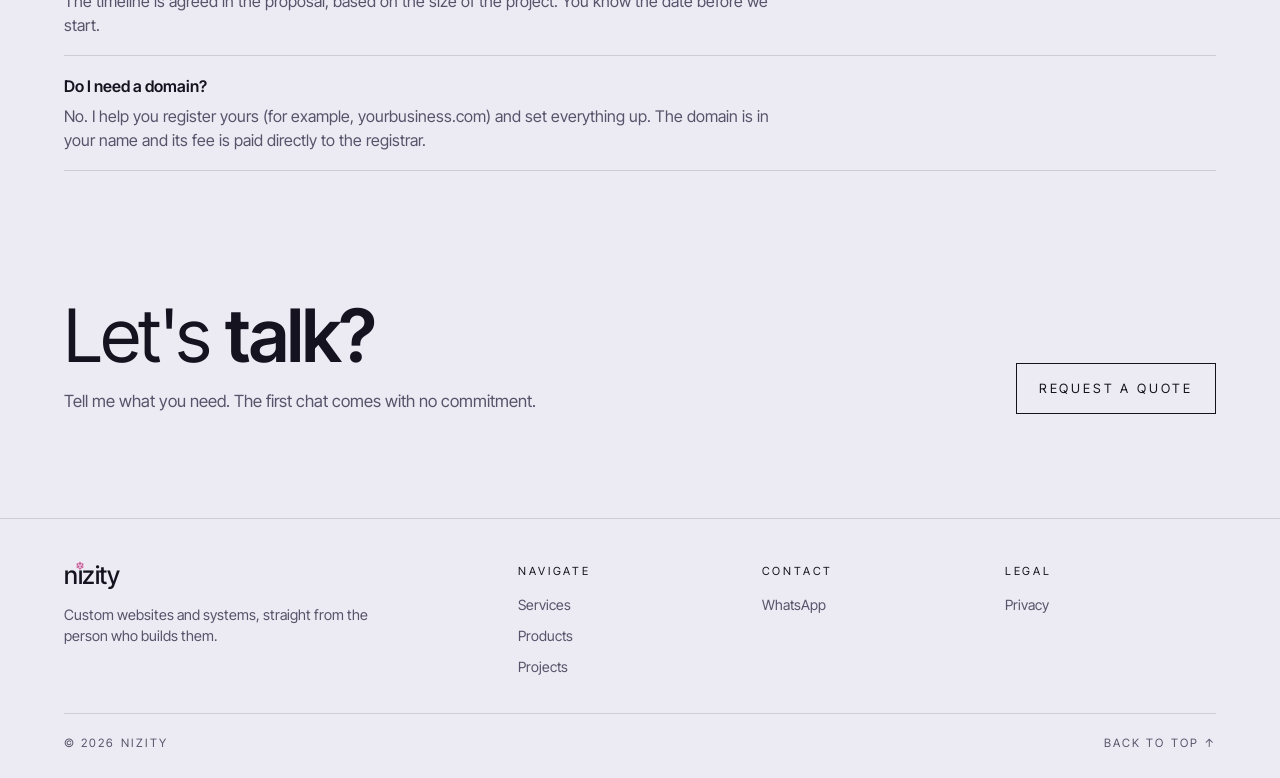
<file: service-landing.html>
<!DOCTYPE html>
<html lang="pt-BR">
<head>
  <meta charset="UTF-8">
  <meta name="viewport" content="width=device-width, initial-scale=1.0">
  <title>Landing page — Nizity</title>
  <meta name="description" content="Landing page sob medida: uma página rápida que apresenta seu negócio e leva o cliente até o seu WhatsApp.">
  <meta property="og:title" content="Landing page — Nizity">
  <meta property="og:url" content="https://nizity.com/service-landing.html">
  <meta property="og:type" content="website">
  <meta property="og:image" content="https://nizity.com/assets/og.png">
  <meta property="og:image:width" content="1200">
  <meta property="og:image:height" content="630">
  <meta property="og:image:alt" content="Nizity: sites e sistemas sob medida">
  <meta name="twitter:card" content="summary_large_image">
  <meta name="theme-color" content="#07070B" media="(prefers-color-scheme: dark)">
  <meta name="theme-color" content="#ECEAF3" media="(prefers-color-scheme: light)">
  <script src="assets/theme.js"></script>
  <link rel="icon" href="assets/favicon.svg" type="image/svg+xml">
  <link rel="preload" href="assets/fonts/inter-tight-variable.woff2" as="font" type="font/woff2" crossorigin>
  <link rel="stylesheet" href="assets/css/tokens.css">
  <link rel="stylesheet" href="assets/css/base.css">
  <link rel="stylesheet" href="assets/css/components.css">
  <link rel="stylesheet" href="assets/css/pages.css">
  <link rel="stylesheet" href="assets/css/motion.css">
</head>
<body data-page="svc-landing">
  <header class="site-header">
    <div class="container nav">
      <button class="lang-toggle menu-toggle" id="menu-toggle" type="button" aria-expanded="false" aria-controls="nav-links" aria-label="Menu" data-i18n-label="nav.menu">☰</button>
      <a class="logo" href="index.html" aria-label="Nizity"><span aria-hidden="true">n<span class="logo-i">ı<svg class="logo-orb" viewBox="-1.12 -1.12 2.24 2.24"><g stroke-width="0.14" stroke-linecap="round"><line x1="0.526" y1="0.304" x2="0.000" y2="0.982" stroke-opacity="1"/><line x1="0.526" y1="0.304" x2="-0.000" y2="-0.607" stroke-opacity="1"/><line x1="0.526" y1="0.304" x2="0.851" y2="-0.491" stroke-opacity="1"/><line x1="0.526" y1="0.304" x2="-0.526" y2="0.304" stroke-opacity="1"/><line x1="0.526" y1="0.304" x2="0.851" y2="0.491" stroke-opacity="1"/><line x1="-0.000" y1="-0.982" x2="-0.000" y2="-0.607" stroke-opacity="1"/><line x1="-0.000" y1="-0.982" x2="0.851" y2="-0.491" stroke-opacity="1"/><line x1="-0.000" y1="-0.982" x2="-0.851" y2="-0.491" stroke-opacity="1"/><line x1="0.000" y1="0.982" x2="-0.851" y2="0.491" stroke-opacity="1"/><line x1="0.000" y1="0.982" x2="-0.526" y2="0.304" stroke-opacity="1"/><line x1="0.000" y1="0.982" x2="0.851" y2="0.491" stroke-opacity="1"/><line x1="-0.000" y1="-0.607" x2="0.851" y2="-0.491" stroke-opacity="1"/><line x1="-0.000" y1="-0.607" x2="-0.526" y2="0.304" stroke-opacity="1"/><line x1="-0.000" y1="-0.607" x2="-0.851" y2="-0.491" stroke-opacity="1"/><line x1="-0.851" y1="0.491" x2="-0.526" y2="0.304" stroke-opacity="1"/><line x1="-0.851" y1="0.491" x2="-0.851" y2="-0.491" stroke-opacity="1"/><line x1="0.851" y1="-0.491" x2="0.851" y2="0.491" stroke-opacity="1"/><line x1="-0.526" y1="0.304" x2="-0.851" y2="-0.491" stroke-opacity="1"/></g></svg></span>zity</span></a>
      <nav class="nav-links" id="nav-links">
        <a href="services.html" aria-current="true" data-i18n="nav.services">Serviços</a>
        <a href="products.html" data-i18n="nav.products">Produtos</a>
        <a href="projects.html" data-i18n="nav.projects">Projetos</a>
        <div class="nav-prefs">
          <button class="lang-toggle theme-toggle" id="theme-toggle" type="button" aria-label="Mudar tema">☀</button>
          <select class="lang-toggle lang-select" id="lang-toggle" aria-label="Idioma / Language"><option value="pt">PT</option><option value="en">EN</option><option value="es">ES</option></select>
        </div>
      </nav>
      <a class="btn btn-primary nav-cta" href="https://wa.me/5521997464308" data-chat-open data-whatsapp="contact.message" target="_blank" rel="noopener" data-i18n="nav.quote">Orçamento</a>
    </div>
  </header>

  <main>
    <section class="container intro">
      <div>
        <p class="kicker"><span data-i18n="services.title">Serviços</span>&nbsp;· NZ-01</p>
        <h1 data-i18n-html="svc.landing.title" data-vt="svc-landing">Landing <strong>page.</strong></h1>
        <p data-i18n="services.s1.text">Uma página rápida que apresenta seu negócio e leva o cliente até você.</p>
      </div>
      <div class="svc-cta">
        <span class="item-price" data-i18n="services.price">Sob consulta</span>
        <a class="btn" href="#" data-chat-open data-chat-text="svc.landing.chat" data-whatsapp="services.s1.message" target="_blank" rel="noopener"><span data-i18n="svc.cta">Pedir orçamento</span></a>
      </div>
    </section>

    <section class="container section svc-detail">
      <div class="item">
        <div class="item-head"><h2 class="svc-h" data-i18n="svc.forWho">Para quem é</h2></div>
        <div class="item-body"><p data-i18n="svc.landing.forWho">Para quem precisa ser encontrado na internet: comércio, restaurante, profissional autônomo, prestador de serviço. Uma página só, direta, que mostra o que você faz e leva o cliente até o seu WhatsApp.</p></div>
      </div>
      <div class="item">
        <div class="item-head"><h2 class="svc-h" data-i18n="svc.includes">O que está incluso</h2></div>
        <div class="item-body">
          <ul class="perks">
            <li class="perk" data-i18n="services.s1.p1">Funciona no celular e no computador</li>
            <li class="perk" data-i18n="services.s1.p2">Botão direto para o seu WhatsApp</li>
            <li class="perk" data-i18n="services.s1.p3">Domínio próprio e HTTPS</li>
          </ul>
        </div>
      </div>
    </section>

    <section class="container section">
      <h2 class="section-title" data-i18n="process.title">Processo</h2>
      <ol class="steps">
        <li class="step">
          <div class="step-head"><span class="diamond"></span><span class="step-num">01</span><h3 data-i18n="process.s1.title">Conversa</h3></div>
          <p data-i18n="process.s1.text">Você conta o problema. Eu pergunto como funciona hoje.</p>
        </li>
        <li class="step">
          <div class="step-head"><span class="diamond"></span><span class="step-num">02</span><h3 data-i18n="process.s2.title">Proposta</h3></div>
          <p data-i18n="process.s2.text">Escopo, prazo e preço fechados antes de começar.</p>
        </li>
        <li class="step">
          <div class="step-head"><span class="diamond"></span><span class="step-num">03</span><h3 data-i18n="process.s3.title">Entrega</h3></div>
          <p data-i18n="process.s3.text">No ar, testado, e eu acompanho se resolveu.</p>
        </li>
      </ol>
    </section>

    <section class="container section">
      <h2 class="section-title" data-i18n="svc.examples">Exemplos</h2>
      <div class="projects">
        <article class="item">
          <div class="item-head">
            <h3 data-i18n="svc.landing.ex1.title">nizity.com</h3>
          </div>
          <div class="item-body"><p data-i18n="svc.landing.ex1.text">Este site é uma landing page feita por mim: rápido, em português, inglês e espanhol, com tema claro e escuro e botão direto para o WhatsApp.</p></div>
          <a class="item-foot" href="index.html"><span data-i18n="svc.landing.ex1.link">Ver a página inicial</span><span aria-hidden="true">→</span></a>
        </article>
      </div>
    </section>

    <section class="container section">
      <h2 class="section-title" data-i18n="svc.faq">Perguntas comuns</h2>
      <dl class="faq">
        <div><dt data-i18n="svc.faq.price.q">Quanto custa?</dt><dd data-i18n="svc.faq.price.a">Depende do que o projeto precisa. Depois da primeira conversa você recebe uma proposta com escopo, prazo e preço fechados, antes de qualquer trabalho começar.</dd></div>
        <div><dt data-i18n="svc.faq.time.q">Quanto tempo leva?</dt><dd data-i18n="svc.faq.time.a">O prazo é combinado na proposta, de acordo com o tamanho do projeto. Você sabe a data antes de começar.</dd></div>
        <div><dt data-i18n="svc.landing.faq.q">Preciso ter um domínio?</dt><dd data-i18n="svc.landing.faq.a">Não. Eu ajudo a registrar o seu (por exemplo, seunegocio.com.br) e deixo tudo configurado. O domínio fica no seu nome e o custo dele é pago direto ao registro.</dd></div>
      </dl>
    </section>

    <section class="container section contact">
      <div>
        <h2 data-i18n-html="svc.end.title">Vamos <strong>conversar?</strong></h2>
        <p data-i18n="svc.end.text">Conte o que você precisa. A primeira conversa não tem compromisso.</p>
      </div>
      <div class="contact-actions">
        <a class="btn" href="#" data-chat-open data-chat-text="svc.landing.chat" data-whatsapp="services.s1.message" target="_blank" rel="noopener"><span data-i18n="svc.cta">Pedir orçamento</span></a>
      </div>
    </section>
  </main>

  <footer class="site-footer">
    <div class="container footer-grid">
      <div class="footer-brand">
        <a class="logo" href="index.html" aria-label="Nizity"><span aria-hidden="true">n<span class="logo-i">ı<svg class="logo-orb" viewBox="-1.12 -1.12 2.24 2.24"><g stroke-width="0.14" stroke-linecap="round"><line x1="0.526" y1="0.304" x2="0.000" y2="0.982" stroke-opacity="1"/><line x1="0.526" y1="0.304" x2="-0.000" y2="-0.607" stroke-opacity="1"/><line x1="0.526" y1="0.304" x2="0.851" y2="-0.491" stroke-opacity="1"/><line x1="0.526" y1="0.304" x2="-0.526" y2="0.304" stroke-opacity="1"/><line x1="0.526" y1="0.304" x2="0.851" y2="0.491" stroke-opacity="1"/><line x1="-0.000" y1="-0.982" x2="-0.000" y2="-0.607" stroke-opacity="1"/><line x1="-0.000" y1="-0.982" x2="0.851" y2="-0.491" stroke-opacity="1"/><line x1="-0.000" y1="-0.982" x2="-0.851" y2="-0.491" stroke-opacity="1"/><line x1="0.000" y1="0.982" x2="-0.851" y2="0.491" stroke-opacity="1"/><line x1="0.000" y1="0.982" x2="-0.526" y2="0.304" stroke-opacity="1"/><line x1="0.000" y1="0.982" x2="0.851" y2="0.491" stroke-opacity="1"/><line x1="-0.000" y1="-0.607" x2="0.851" y2="-0.491" stroke-opacity="1"/><line x1="-0.000" y1="-0.607" x2="-0.526" y2="0.304" stroke-opacity="1"/><line x1="-0.000" y1="-0.607" x2="-0.851" y2="-0.491" stroke-opacity="1"/><line x1="-0.851" y1="0.491" x2="-0.526" y2="0.304" stroke-opacity="1"/><line x1="-0.851" y1="0.491" x2="-0.851" y2="-0.491" stroke-opacity="1"/><line x1="0.851" y1="-0.491" x2="0.851" y2="0.491" stroke-opacity="1"/><line x1="-0.526" y1="0.304" x2="-0.851" y2="-0.491" stroke-opacity="1"/></g></svg></span>zity</span></a>
        <p data-i18n="footer.tagline">Sites e sistemas sob medida, direto com quem faz.</p>
      </div>
      <nav class="footer-col" aria-label="Navegar" data-i18n-label="footer.nav">
        <p class="footer-title" data-i18n="footer.nav">Navegar</p>
        <a href="services.html" aria-current="true" data-i18n="nav.services">Serviços</a>
        <a href="products.html" data-i18n="nav.products">Produtos</a>
        <a href="projects.html" data-i18n="nav.projects">Projetos</a>
      </nav>
      <div class="footer-col">
        <p class="footer-title" data-i18n="footer.contact">Contato</p>
        <a href="#" data-whatsapp="contact.message" target="_blank" rel="noopener" hidden data-i18n="contact.whatsapp">WhatsApp</a>
      </div>
      <div class="footer-col">
        <p class="footer-title" data-i18n="footer.legal">Legal</p>
        <a href="privacy.html" data-i18n="footer.privacy">Privacidade</a>
      </div>
    </div>
    <div class="container footer-inner">
      <span>© <span id="year"></span> Nizity</span>
      <a href="#" data-i18n="footer.top">Voltar ao topo ↑</a>
    </div>
  </footer>

  <script src="assets/i18n.js"></script>
  <script src="assets/i18n-services.js"></script>
  <script src="assets/fx.js"></script>
  <script src="assets/main.js"></script>
  <script src="assets/chat.js"></script>
</body>
</html>
</file>
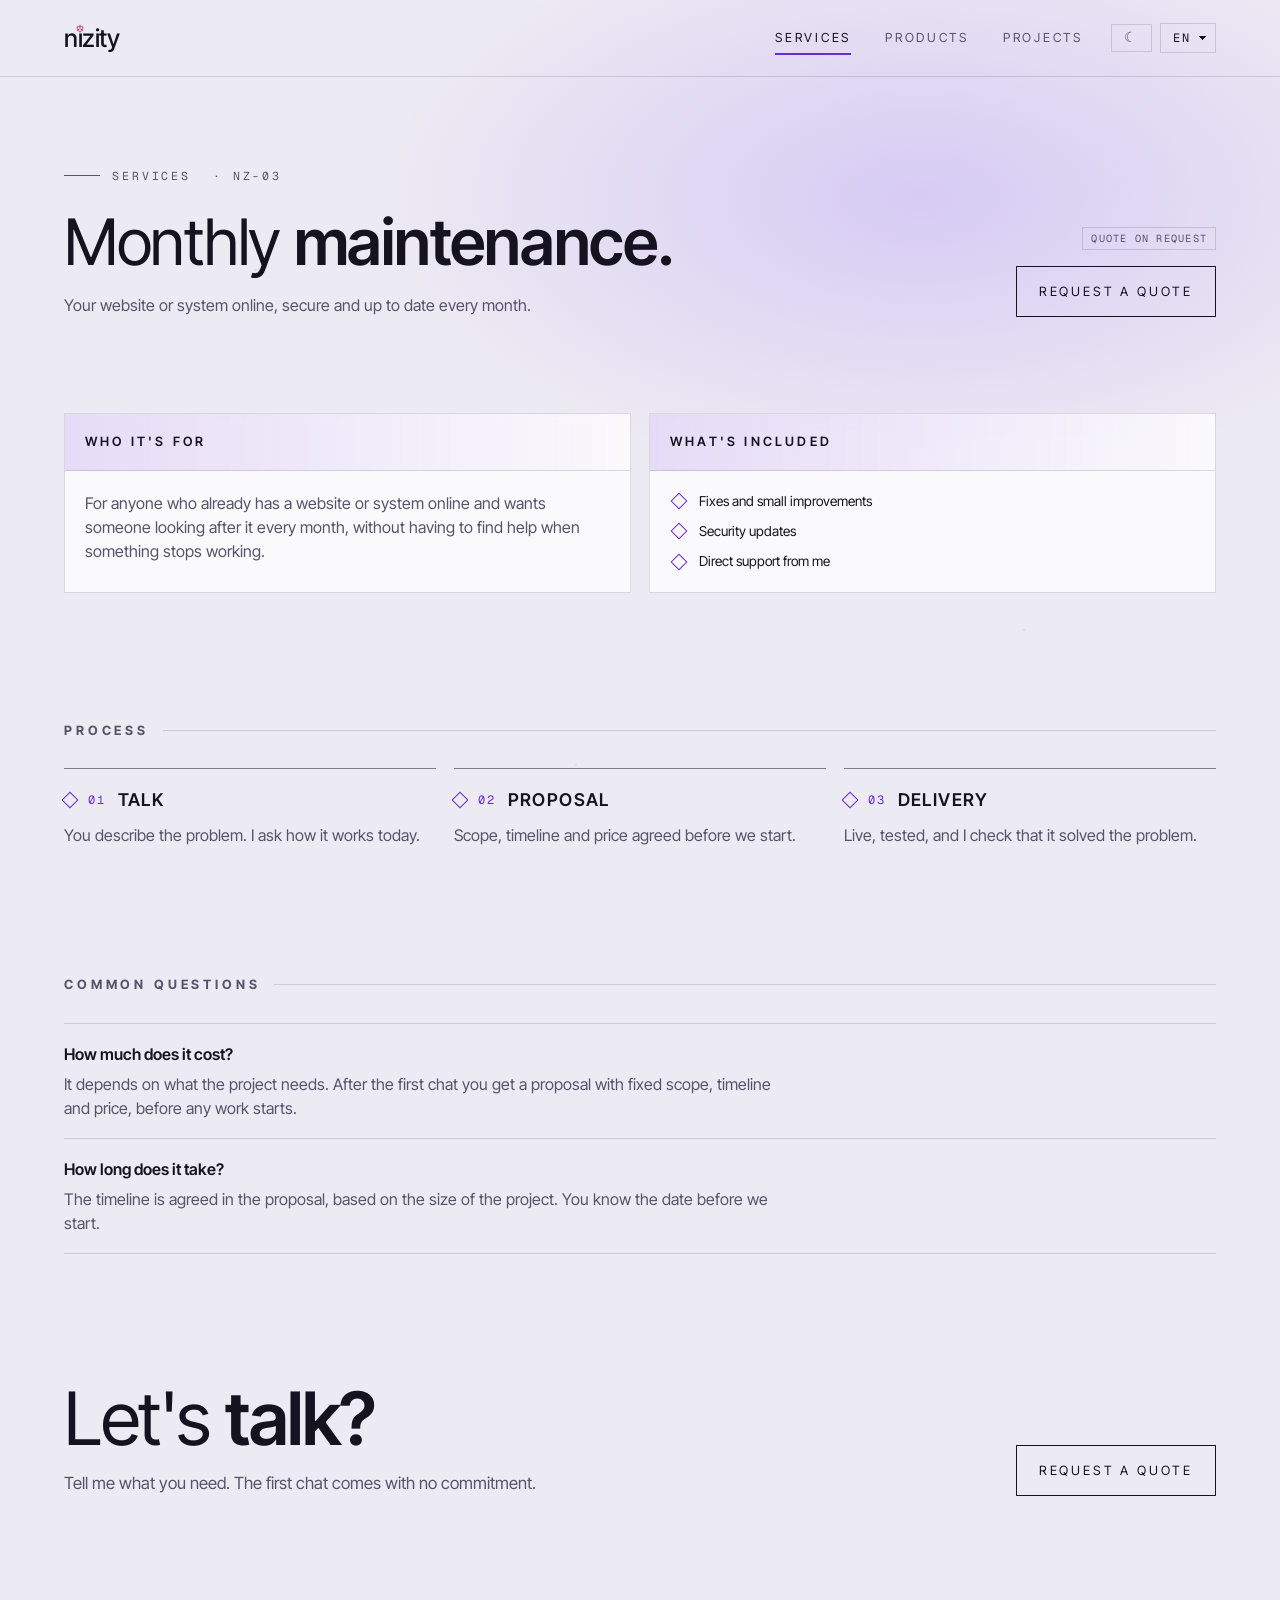
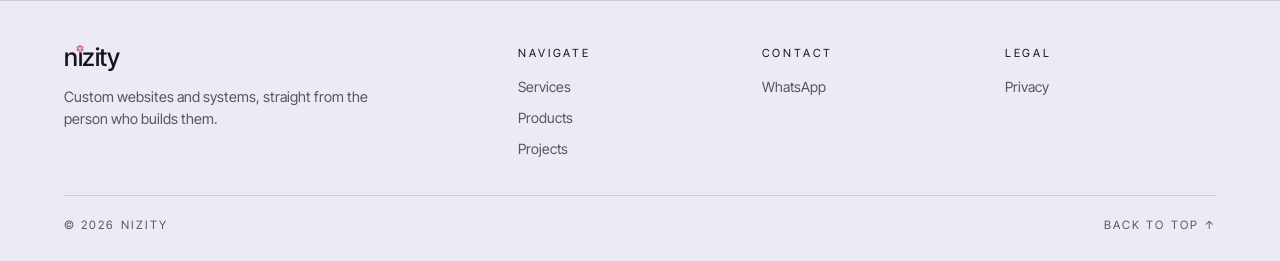
<file: service-maintenance.html>
<!DOCTYPE html>
<html lang="pt-BR">
<head>
  <meta charset="UTF-8">
  <meta name="viewport" content="width=device-width, initial-scale=1.0">
  <title>Manutenção mensal — Nizity</title>
  <meta name="description" content="Manutenção mensal: seu site ou sistema no ar, seguro e atualizado.">
  <meta property="og:title" content="Manutenção mensal — Nizity">
  <meta property="og:url" content="https://nizity.com/service-maintenance.html">
  <meta property="og:type" content="website">
  <meta property="og:image" content="https://nizity.com/assets/og.png">
  <meta property="og:image:width" content="1200">
  <meta property="og:image:height" content="630">
  <meta property="og:image:alt" content="Nizity: sites e sistemas sob medida">
  <meta name="twitter:card" content="summary_large_image">
  <meta name="theme-color" content="#07070B" media="(prefers-color-scheme: dark)">
  <meta name="theme-color" content="#ECEAF3" media="(prefers-color-scheme: light)">
  <script src="assets/theme.js"></script>
  <link rel="icon" href="assets/favicon.svg" type="image/svg+xml">
  <link rel="preload" href="assets/fonts/inter-tight-variable.woff2" as="font" type="font/woff2" crossorigin>
  <link rel="stylesheet" href="assets/css/tokens.css">
  <link rel="stylesheet" href="assets/css/base.css">
  <link rel="stylesheet" href="assets/css/components.css">
  <link rel="stylesheet" href="assets/css/pages.css">
  <link rel="stylesheet" href="assets/css/motion.css">
</head>
<body data-page="svc-maintenance">
  <header class="site-header">
    <div class="container nav">
      <button class="lang-toggle menu-toggle" id="menu-toggle" type="button" aria-expanded="false" aria-controls="nav-links" aria-label="Menu" data-i18n-label="nav.menu">☰</button>
      <a class="logo" href="index.html" aria-label="Nizity"><span aria-hidden="true">n<span class="logo-i">ı<svg class="logo-orb" viewBox="-1.12 -1.12 2.24 2.24"><g stroke-width="0.14" stroke-linecap="round"><line x1="0.526" y1="0.304" x2="0.000" y2="0.982" stroke-opacity="1"/><line x1="0.526" y1="0.304" x2="-0.000" y2="-0.607" stroke-opacity="1"/><line x1="0.526" y1="0.304" x2="0.851" y2="-0.491" stroke-opacity="1"/><line x1="0.526" y1="0.304" x2="-0.526" y2="0.304" stroke-opacity="1"/><line x1="0.526" y1="0.304" x2="0.851" y2="0.491" stroke-opacity="1"/><line x1="-0.000" y1="-0.982" x2="-0.000" y2="-0.607" stroke-opacity="1"/><line x1="-0.000" y1="-0.982" x2="0.851" y2="-0.491" stroke-opacity="1"/><line x1="-0.000" y1="-0.982" x2="-0.851" y2="-0.491" stroke-opacity="1"/><line x1="0.000" y1="0.982" x2="-0.851" y2="0.491" stroke-opacity="1"/><line x1="0.000" y1="0.982" x2="-0.526" y2="0.304" stroke-opacity="1"/><line x1="0.000" y1="0.982" x2="0.851" y2="0.491" stroke-opacity="1"/><line x1="-0.000" y1="-0.607" x2="0.851" y2="-0.491" stroke-opacity="1"/><line x1="-0.000" y1="-0.607" x2="-0.526" y2="0.304" stroke-opacity="1"/><line x1="-0.000" y1="-0.607" x2="-0.851" y2="-0.491" stroke-opacity="1"/><line x1="-0.851" y1="0.491" x2="-0.526" y2="0.304" stroke-opacity="1"/><line x1="-0.851" y1="0.491" x2="-0.851" y2="-0.491" stroke-opacity="1"/><line x1="0.851" y1="-0.491" x2="0.851" y2="0.491" stroke-opacity="1"/><line x1="-0.526" y1="0.304" x2="-0.851" y2="-0.491" stroke-opacity="1"/></g></svg></span>zity</span></a>
      <nav class="nav-links" id="nav-links">
        <a href="services.html" aria-current="true" data-i18n="nav.services">Serviços</a>
        <a href="products.html" data-i18n="nav.products">Produtos</a>
        <a href="projects.html" data-i18n="nav.projects">Projetos</a>
        <div class="nav-prefs">
          <button class="lang-toggle theme-toggle" id="theme-toggle" type="button" aria-label="Mudar tema">☀</button>
          <select class="lang-toggle lang-select" id="lang-toggle" aria-label="Idioma / Language"><option value="pt">PT</option><option value="en">EN</option><option value="es">ES</option></select>
        </div>
      </nav>
      <a class="btn btn-primary nav-cta" href="https://wa.me/5521997464308" data-chat-open data-whatsapp="contact.message" target="_blank" rel="noopener" data-i18n="nav.quote">Orçamento</a>
    </div>
  </header>

  <main>
    <section class="container intro">
      <div>
        <p class="kicker"><span data-i18n="services.title">Serviços</span>&nbsp;· NZ-03</p>
        <h1 data-i18n-html="svc.maintenance.title" data-vt="svc-maintenance">Manutenção <strong>mensal.</strong></h1>
        <p data-i18n="services.s3.text">Seu site ou sistema no ar, seguro e atualizado todo mês.</p>
      </div>
      <div class="svc-cta">
        <span class="item-price" data-i18n="services.price">Sob consulta</span>
        <a class="btn" href="#" data-chat-open data-chat-text="svc.maintenance.chat" data-whatsapp="services.s3.message" target="_blank" rel="noopener"><span data-i18n="svc.cta">Pedir orçamento</span></a>
      </div>
    </section>

    <section class="container section svc-detail">
      <div class="item">
        <div class="item-head"><h2 class="svc-h" data-i18n="svc.forWho">Para quem é</h2></div>
        <div class="item-body"><p data-i18n="svc.maintenance.forWho">Para quem já tem um site ou sistema no ar e quer alguém cuidando dele todo mês, sem ter que procurar ajuda quando algo para de funcionar.</p></div>
      </div>
      <div class="item">
        <div class="item-head"><h2 class="svc-h" data-i18n="svc.includes">O que está incluso</h2></div>
        <div class="item-body">
          <ul class="perks">
            <li class="perk" data-i18n="services.s3.p1">Correções e pequenas melhorias</li>
            <li class="perk" data-i18n="services.s3.p2">Atualizações de segurança</li>
            <li class="perk" data-i18n="services.s3.p3">Suporte direto comigo</li>
          </ul>
        </div>
      </div>
    </section>

    <section class="container section">
      <h2 class="section-title" data-i18n="process.title">Processo</h2>
      <ol class="steps">
        <li class="step">
          <div class="step-head"><span class="diamond"></span><span class="step-num">01</span><h3 data-i18n="process.s1.title">Conversa</h3></div>
          <p data-i18n="process.s1.text">Você conta o problema. Eu pergunto como funciona hoje.</p>
        </li>
        <li class="step">
          <div class="step-head"><span class="diamond"></span><span class="step-num">02</span><h3 data-i18n="process.s2.title">Proposta</h3></div>
          <p data-i18n="process.s2.text">Escopo, prazo e preço fechados antes de começar.</p>
        </li>
        <li class="step">
          <div class="step-head"><span class="diamond"></span><span class="step-num">03</span><h3 data-i18n="process.s3.title">Entrega</h3></div>
          <p data-i18n="process.s3.text">No ar, testado, e eu acompanho se resolveu.</p>
        </li>
      </ol>
    </section>

    <section class="container section">
      <h2 class="section-title" data-i18n="svc.faq">Perguntas comuns</h2>
      <dl class="faq">
        <div><dt data-i18n="svc.faq.price.q">Quanto custa?</dt><dd data-i18n="svc.faq.price.a">Depende do que o projeto precisa. Depois da primeira conversa você recebe uma proposta com escopo, prazo e preço fechados, antes de qualquer trabalho começar.</dd></div>
        <div><dt data-i18n="svc.faq.time.q">Quanto tempo leva?</dt><dd data-i18n="svc.faq.time.a">O prazo é combinado na proposta, de acordo com o tamanho do projeto. Você sabe a data antes de começar.</dd></div>
      </dl>
    </section>

    <section class="container section contact">
      <div>
        <h2 data-i18n-html="svc.end.title">Vamos <strong>conversar?</strong></h2>
        <p data-i18n="svc.end.text">Conte o que você precisa. A primeira conversa não tem compromisso.</p>
      </div>
      <div class="contact-actions">
        <a class="btn" href="#" data-chat-open data-chat-text="svc.maintenance.chat" data-whatsapp="services.s3.message" target="_blank" rel="noopener"><span data-i18n="svc.cta">Pedir orçamento</span></a>
      </div>
    </section>
  </main>

  <footer class="site-footer">
    <div class="container footer-grid">
      <div class="footer-brand">
        <a class="logo" href="index.html" aria-label="Nizity"><span aria-hidden="true">n<span class="logo-i">ı<svg class="logo-orb" viewBox="-1.12 -1.12 2.24 2.24"><g stroke-width="0.14" stroke-linecap="round"><line x1="0.526" y1="0.304" x2="0.000" y2="0.982" stroke-opacity="1"/><line x1="0.526" y1="0.304" x2="-0.000" y2="-0.607" stroke-opacity="1"/><line x1="0.526" y1="0.304" x2="0.851" y2="-0.491" stroke-opacity="1"/><line x1="0.526" y1="0.304" x2="-0.526" y2="0.304" stroke-opacity="1"/><line x1="0.526" y1="0.304" x2="0.851" y2="0.491" stroke-opacity="1"/><line x1="-0.000" y1="-0.982" x2="-0.000" y2="-0.607" stroke-opacity="1"/><line x1="-0.000" y1="-0.982" x2="0.851" y2="-0.491" stroke-opacity="1"/><line x1="-0.000" y1="-0.982" x2="-0.851" y2="-0.491" stroke-opacity="1"/><line x1="0.000" y1="0.982" x2="-0.851" y2="0.491" stroke-opacity="1"/><line x1="0.000" y1="0.982" x2="-0.526" y2="0.304" stroke-opacity="1"/><line x1="0.000" y1="0.982" x2="0.851" y2="0.491" stroke-opacity="1"/><line x1="-0.000" y1="-0.607" x2="0.851" y2="-0.491" stroke-opacity="1"/><line x1="-0.000" y1="-0.607" x2="-0.526" y2="0.304" stroke-opacity="1"/><line x1="-0.000" y1="-0.607" x2="-0.851" y2="-0.491" stroke-opacity="1"/><line x1="-0.851" y1="0.491" x2="-0.526" y2="0.304" stroke-opacity="1"/><line x1="-0.851" y1="0.491" x2="-0.851" y2="-0.491" stroke-opacity="1"/><line x1="0.851" y1="-0.491" x2="0.851" y2="0.491" stroke-opacity="1"/><line x1="-0.526" y1="0.304" x2="-0.851" y2="-0.491" stroke-opacity="1"/></g></svg></span>zity</span></a>
        <p data-i18n="footer.tagline">Sites e sistemas sob medida, direto com quem faz.</p>
      </div>
      <nav class="footer-col" aria-label="Navegar" data-i18n-label="footer.nav">
        <p class="footer-title" data-i18n="footer.nav">Navegar</p>
        <a href="services.html" aria-current="true" data-i18n="nav.services">Serviços</a>
        <a href="products.html" data-i18n="nav.products">Produtos</a>
        <a href="projects.html" data-i18n="nav.projects">Projetos</a>
      </nav>
      <div class="footer-col">
        <p class="footer-title" data-i18n="footer.contact">Contato</p>
        <a href="#" data-whatsapp="contact.message" target="_blank" rel="noopener" hidden data-i18n="contact.whatsapp">WhatsApp</a>
      </div>
      <div class="footer-col">
        <p class="footer-title" data-i18n="footer.legal">Legal</p>
        <a href="privacy.html" data-i18n="footer.privacy">Privacidade</a>
      </div>
    </div>
    <div class="container footer-inner">
      <span>© <span id="year"></span> Nizity</span>
      <a href="#" data-i18n="footer.top">Voltar ao topo ↑</a>
    </div>
  </footer>

  <script src="assets/i18n.js"></script>
  <script src="assets/i18n-services.js"></script>
  <script src="assets/fx.js"></script>
  <script src="assets/main.js"></script>
  <script src="assets/chat.js"></script>
</body>
</html>
</file>
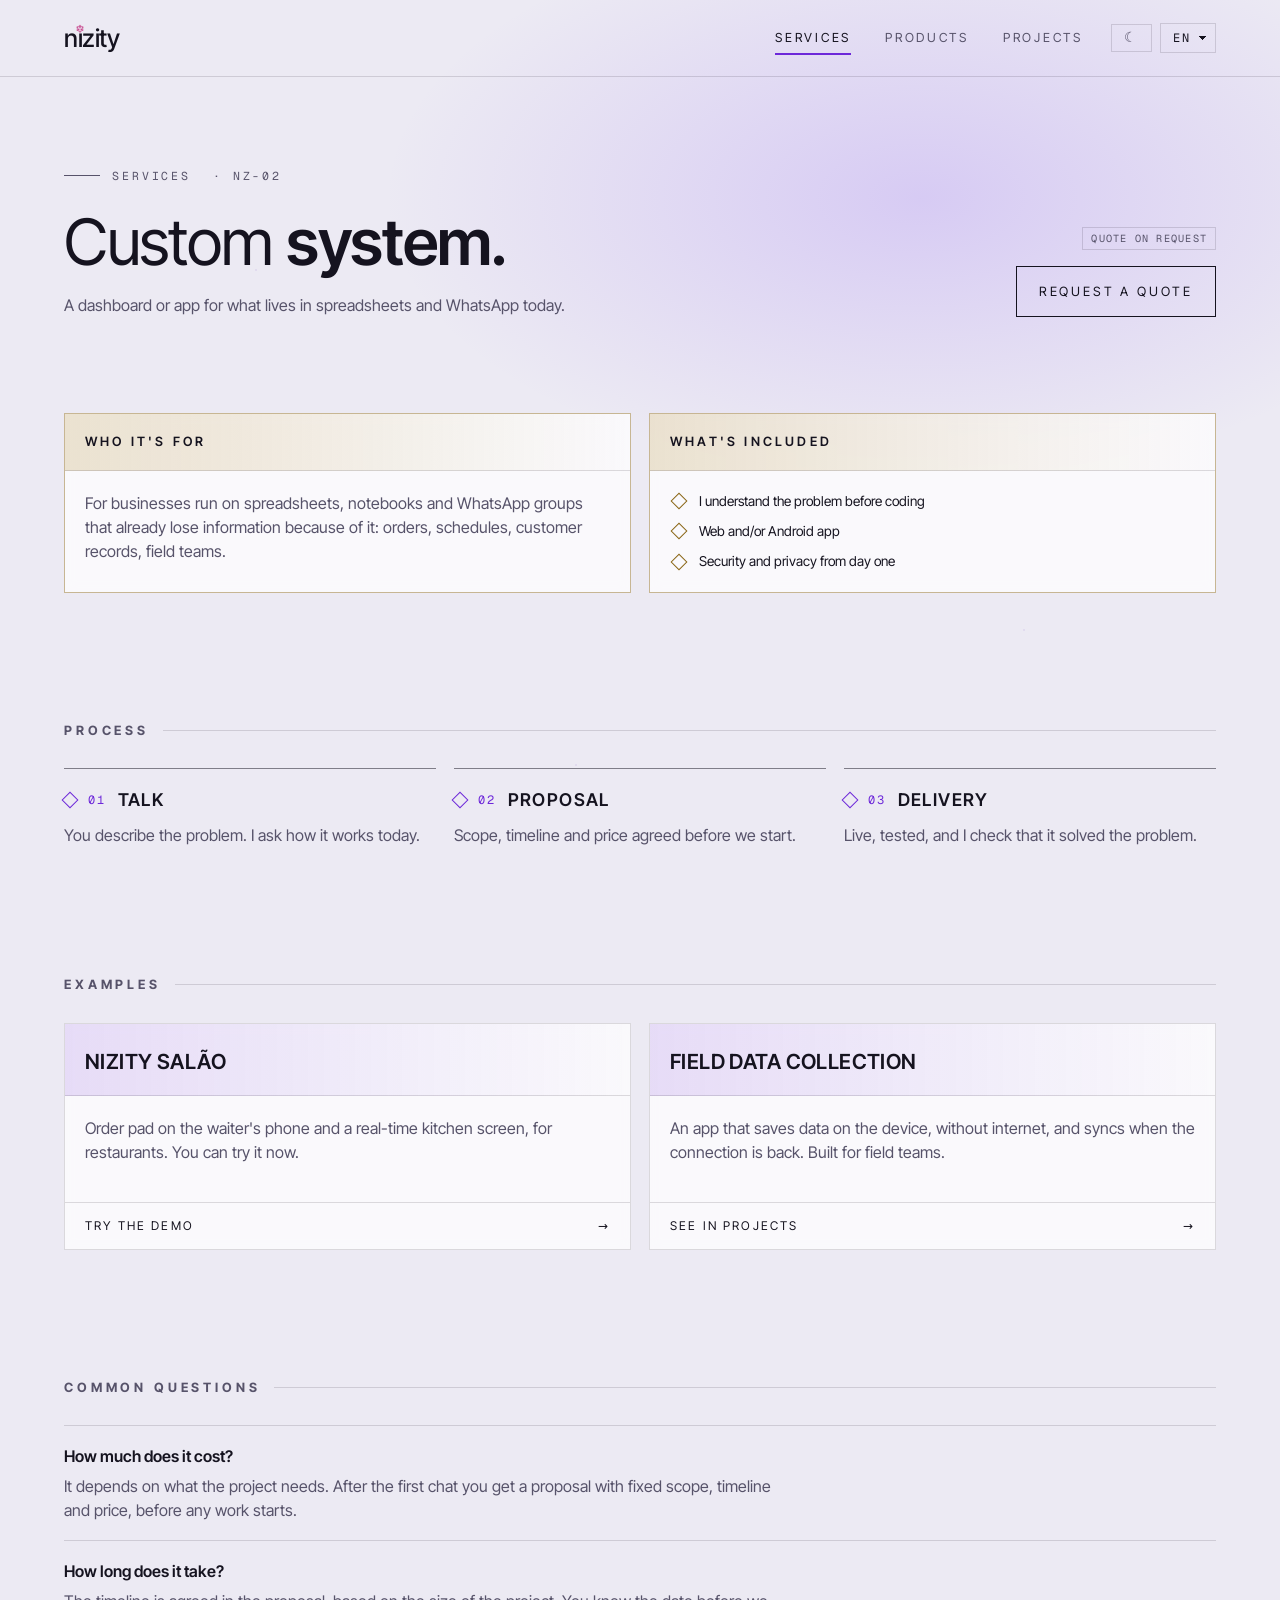
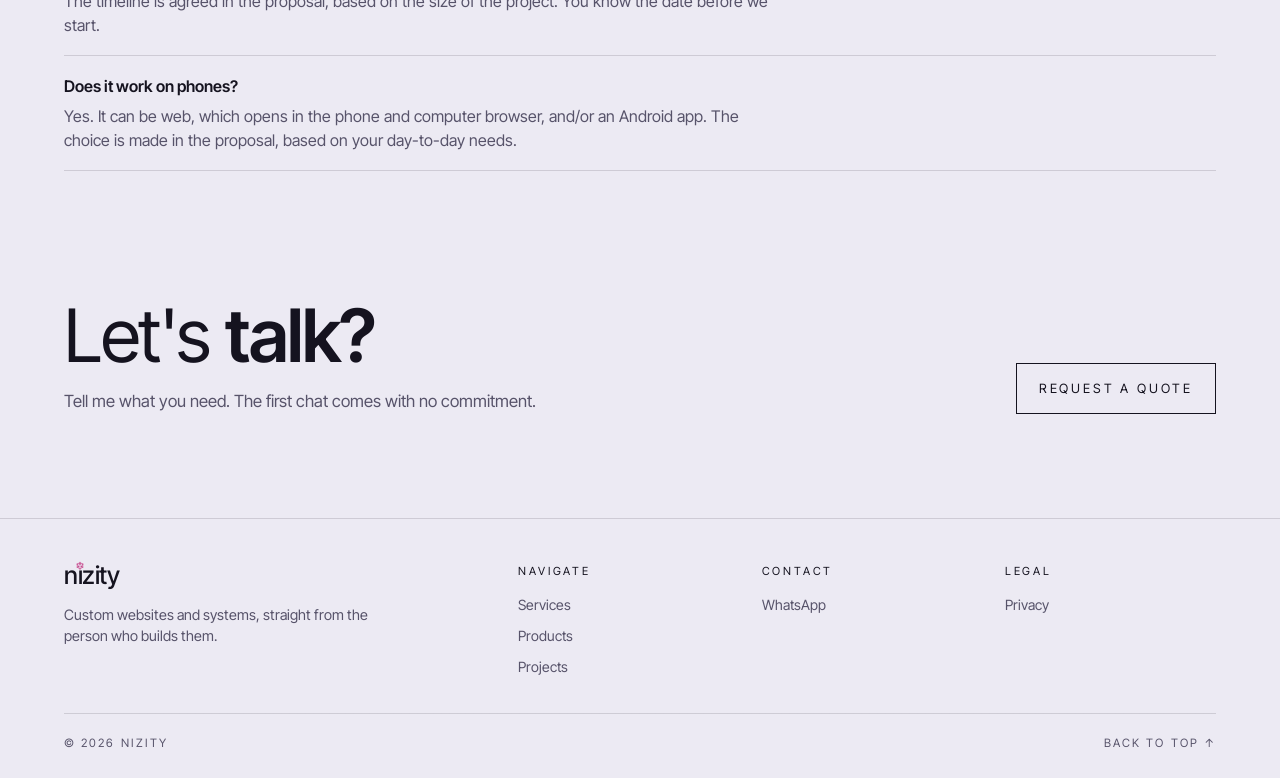
<file: service-system.html>
<!DOCTYPE html>
<html lang="pt-BR">
<head>
  <meta charset="UTF-8">
  <meta name="viewport" content="width=device-width, initial-scale=1.0">
  <title>Sistema sob medida — Nizity</title>
  <meta name="description" content="Sistema sob medida: painel ou app para organizar o que hoje vive em planilha e WhatsApp.">
  <meta property="og:title" content="Sistema sob medida — Nizity">
  <meta property="og:url" content="https://nizity.com/service-system.html">
  <meta property="og:type" content="website">
  <meta property="og:image" content="https://nizity.com/assets/og.png">
  <meta property="og:image:width" content="1200">
  <meta property="og:image:height" content="630">
  <meta property="og:image:alt" content="Nizity: sites e sistemas sob medida">
  <meta name="twitter:card" content="summary_large_image">
  <meta name="theme-color" content="#07070B" media="(prefers-color-scheme: dark)">
  <meta name="theme-color" content="#ECEAF3" media="(prefers-color-scheme: light)">
  <script src="assets/theme.js"></script>
  <link rel="icon" href="assets/favicon.svg" type="image/svg+xml">
  <link rel="preload" href="assets/fonts/inter-tight-variable.woff2" as="font" type="font/woff2" crossorigin>
  <link rel="stylesheet" href="assets/css/tokens.css">
  <link rel="stylesheet" href="assets/css/base.css">
  <link rel="stylesheet" href="assets/css/components.css">
  <link rel="stylesheet" href="assets/css/pages.css">
  <link rel="stylesheet" href="assets/css/motion.css">
</head>
<body data-page="svc-system">
  <header class="site-header">
    <div class="container nav">
      <button class="lang-toggle menu-toggle" id="menu-toggle" type="button" aria-expanded="false" aria-controls="nav-links" aria-label="Menu" data-i18n-label="nav.menu">☰</button>
      <a class="logo" href="index.html" aria-label="Nizity"><span aria-hidden="true">n<span class="logo-i">ı<svg class="logo-orb" viewBox="-1.12 -1.12 2.24 2.24"><g stroke-width="0.14" stroke-linecap="round"><line x1="0.526" y1="0.304" x2="0.000" y2="0.982" stroke-opacity="1"/><line x1="0.526" y1="0.304" x2="-0.000" y2="-0.607" stroke-opacity="1"/><line x1="0.526" y1="0.304" x2="0.851" y2="-0.491" stroke-opacity="1"/><line x1="0.526" y1="0.304" x2="-0.526" y2="0.304" stroke-opacity="1"/><line x1="0.526" y1="0.304" x2="0.851" y2="0.491" stroke-opacity="1"/><line x1="-0.000" y1="-0.982" x2="-0.000" y2="-0.607" stroke-opacity="1"/><line x1="-0.000" y1="-0.982" x2="0.851" y2="-0.491" stroke-opacity="1"/><line x1="-0.000" y1="-0.982" x2="-0.851" y2="-0.491" stroke-opacity="1"/><line x1="0.000" y1="0.982" x2="-0.851" y2="0.491" stroke-opacity="1"/><line x1="0.000" y1="0.982" x2="-0.526" y2="0.304" stroke-opacity="1"/><line x1="0.000" y1="0.982" x2="0.851" y2="0.491" stroke-opacity="1"/><line x1="-0.000" y1="-0.607" x2="0.851" y2="-0.491" stroke-opacity="1"/><line x1="-0.000" y1="-0.607" x2="-0.526" y2="0.304" stroke-opacity="1"/><line x1="-0.000" y1="-0.607" x2="-0.851" y2="-0.491" stroke-opacity="1"/><line x1="-0.851" y1="0.491" x2="-0.526" y2="0.304" stroke-opacity="1"/><line x1="-0.851" y1="0.491" x2="-0.851" y2="-0.491" stroke-opacity="1"/><line x1="0.851" y1="-0.491" x2="0.851" y2="0.491" stroke-opacity="1"/><line x1="-0.526" y1="0.304" x2="-0.851" y2="-0.491" stroke-opacity="1"/></g></svg></span>zity</span></a>
      <nav class="nav-links" id="nav-links">
        <a href="services.html" aria-current="true" data-i18n="nav.services">Serviços</a>
        <a href="products.html" data-i18n="nav.products">Produtos</a>
        <a href="projects.html" data-i18n="nav.projects">Projetos</a>
        <div class="nav-prefs">
          <button class="lang-toggle theme-toggle" id="theme-toggle" type="button" aria-label="Mudar tema">☀</button>
          <select class="lang-toggle lang-select" id="lang-toggle" aria-label="Idioma / Language"><option value="pt">PT</option><option value="en">EN</option><option value="es">ES</option></select>
        </div>
      </nav>
      <a class="btn btn-primary nav-cta" href="https://wa.me/5521997464308" data-chat-open data-whatsapp="contact.message" target="_blank" rel="noopener" data-i18n="nav.quote">Orçamento</a>
    </div>
  </header>

  <main>
    <section class="container intro">
      <div>
        <p class="kicker"><span data-i18n="services.title">Serviços</span>&nbsp;· NZ-02</p>
        <h1 data-i18n-html="svc.system.title" data-vt="svc-system">Sistema <strong>sob medida.</strong></h1>
        <p data-i18n="services.s2.text">Painel ou app para organizar o que hoje vive em planilha e WhatsApp.</p>
      </div>
      <div class="svc-cta">
        <span class="item-price" data-i18n="services.price">Sob consulta</span>
        <a class="btn" href="#" data-chat-open data-chat-text="svc.system.chat" data-whatsapp="services.s2.message" target="_blank" rel="noopener"><span data-i18n="svc.cta">Pedir orçamento</span></a>
      </div>
    </section>

    <section class="container section svc-detail">
      <div class="item exotic">
        <div class="item-head"><h2 class="svc-h" data-i18n="svc.forWho">Para quem é</h2></div>
        <div class="item-body"><p data-i18n="svc.system.forWho">Para quem organiza o negócio em planilha, caderno e grupo de WhatsApp e já perde informação por isso: pedidos, agenda, cadastro de clientes, equipe na rua.</p></div>
      </div>
      <div class="item exotic">
        <div class="item-head"><h2 class="svc-h" data-i18n="svc.includes">O que está incluso</h2></div>
        <div class="item-body">
          <ul class="perks">
            <li class="perk" data-i18n="services.s2.p1">Entendo o problema antes do código</li>
            <li class="perk" data-i18n="services.s2.p2">Web e/ou app Android</li>
            <li class="perk" data-i18n="services.s2.p3">Segurança e LGPD desde o início</li>
          </ul>
        </div>
      </div>
    </section>

    <section class="container section">
      <h2 class="section-title" data-i18n="process.title">Processo</h2>
      <ol class="steps">
        <li class="step">
          <div class="step-head"><span class="diamond"></span><span class="step-num">01</span><h3 data-i18n="process.s1.title">Conversa</h3></div>
          <p data-i18n="process.s1.text">Você conta o problema. Eu pergunto como funciona hoje.</p>
        </li>
        <li class="step">
          <div class="step-head"><span class="diamond"></span><span class="step-num">02</span><h3 data-i18n="process.s2.title">Proposta</h3></div>
          <p data-i18n="process.s2.text">Escopo, prazo e preço fechados antes de começar.</p>
        </li>
        <li class="step">
          <div class="step-head"><span class="diamond"></span><span class="step-num">03</span><h3 data-i18n="process.s3.title">Entrega</h3></div>
          <p data-i18n="process.s3.text">No ar, testado, e eu acompanho se resolveu.</p>
        </li>
      </ol>
    </section>

    <section class="container section">
      <h2 class="section-title" data-i18n="svc.examples">Exemplos</h2>
      <div class="projects">
        <article class="item">
          <div class="item-head">
            <h3 data-i18n="svc.system.ex1.title">Nizity Salão</h3>
          </div>
          <div class="item-body"><p data-i18n="svc.system.ex1.text">Comanda no celular do garçom e telão da cozinha em tempo real, para restaurantes. Dá para experimentar agora.</p></div>
          <a class="item-foot" href="demo/salao/"><span data-i18n="svc.system.ex1.link">Experimentar a demo</span><span aria-hidden="true">→</span></a>
        </article>
        <article class="item">
          <div class="item-head">
            <h3 data-i18n="svc.system.ex2.title">Coleta de campo</h3>
          </div>
          <div class="item-body"><p data-i18n="svc.system.ex2.text">App que salva os dados no aparelho, sem internet, e sincroniza quando a conexão volta. Feito para equipes de campo.</p></div>
          <a class="item-foot" href="projects.html"><span data-i18n="svc.system.ex2.link">Ver em projetos</span><span aria-hidden="true">→</span></a>
        </article>
      </div>
    </section>

    <section class="container section">
      <h2 class="section-title" data-i18n="svc.faq">Perguntas comuns</h2>
      <dl class="faq">
        <div><dt data-i18n="svc.faq.price.q">Quanto custa?</dt><dd data-i18n="svc.faq.price.a">Depende do que o projeto precisa. Depois da primeira conversa você recebe uma proposta com escopo, prazo e preço fechados, antes de qualquer trabalho começar.</dd></div>
        <div><dt data-i18n="svc.faq.time.q">Quanto tempo leva?</dt><dd data-i18n="svc.faq.time.a">O prazo é combinado na proposta, de acordo com o tamanho do projeto. Você sabe a data antes de começar.</dd></div>
        <div><dt data-i18n="svc.system.faq.q">Funciona no celular?</dt><dd data-i18n="svc.system.faq.a">Sim. Pode ser web, que abre no navegador do celular e do computador, e/ou app Android. A escolha é feita na proposta, pelo que o seu dia a dia pede.</dd></div>
      </dl>
    </section>

    <section class="container section contact">
      <div>
        <h2 data-i18n-html="svc.end.title">Vamos <strong>conversar?</strong></h2>
        <p data-i18n="svc.end.text">Conte o que você precisa. A primeira conversa não tem compromisso.</p>
      </div>
      <div class="contact-actions">
        <a class="btn" href="#" data-chat-open data-chat-text="svc.system.chat" data-whatsapp="services.s2.message" target="_blank" rel="noopener"><span data-i18n="svc.cta">Pedir orçamento</span></a>
      </div>
    </section>
  </main>

  <footer class="site-footer">
    <div class="container footer-grid">
      <div class="footer-brand">
        <a class="logo" href="index.html" aria-label="Nizity"><span aria-hidden="true">n<span class="logo-i">ı<svg class="logo-orb" viewBox="-1.12 -1.12 2.24 2.24"><g stroke-width="0.14" stroke-linecap="round"><line x1="0.526" y1="0.304" x2="0.000" y2="0.982" stroke-opacity="1"/><line x1="0.526" y1="0.304" x2="-0.000" y2="-0.607" stroke-opacity="1"/><line x1="0.526" y1="0.304" x2="0.851" y2="-0.491" stroke-opacity="1"/><line x1="0.526" y1="0.304" x2="-0.526" y2="0.304" stroke-opacity="1"/><line x1="0.526" y1="0.304" x2="0.851" y2="0.491" stroke-opacity="1"/><line x1="-0.000" y1="-0.982" x2="-0.000" y2="-0.607" stroke-opacity="1"/><line x1="-0.000" y1="-0.982" x2="0.851" y2="-0.491" stroke-opacity="1"/><line x1="-0.000" y1="-0.982" x2="-0.851" y2="-0.491" stroke-opacity="1"/><line x1="0.000" y1="0.982" x2="-0.851" y2="0.491" stroke-opacity="1"/><line x1="0.000" y1="0.982" x2="-0.526" y2="0.304" stroke-opacity="1"/><line x1="0.000" y1="0.982" x2="0.851" y2="0.491" stroke-opacity="1"/><line x1="-0.000" y1="-0.607" x2="0.851" y2="-0.491" stroke-opacity="1"/><line x1="-0.000" y1="-0.607" x2="-0.526" y2="0.304" stroke-opacity="1"/><line x1="-0.000" y1="-0.607" x2="-0.851" y2="-0.491" stroke-opacity="1"/><line x1="-0.851" y1="0.491" x2="-0.526" y2="0.304" stroke-opacity="1"/><line x1="-0.851" y1="0.491" x2="-0.851" y2="-0.491" stroke-opacity="1"/><line x1="0.851" y1="-0.491" x2="0.851" y2="0.491" stroke-opacity="1"/><line x1="-0.526" y1="0.304" x2="-0.851" y2="-0.491" stroke-opacity="1"/></g></svg></span>zity</span></a>
        <p data-i18n="footer.tagline">Sites e sistemas sob medida, direto com quem faz.</p>
      </div>
      <nav class="footer-col" aria-label="Navegar" data-i18n-label="footer.nav">
        <p class="footer-title" data-i18n="footer.nav">Navegar</p>
        <a href="services.html" aria-current="true" data-i18n="nav.services">Serviços</a>
        <a href="products.html" data-i18n="nav.products">Produtos</a>
        <a href="projects.html" data-i18n="nav.projects">Projetos</a>
      </nav>
      <div class="footer-col">
        <p class="footer-title" data-i18n="footer.contact">Contato</p>
        <a href="#" data-whatsapp="contact.message" target="_blank" rel="noopener" hidden data-i18n="contact.whatsapp">WhatsApp</a>
      </div>
      <div class="footer-col">
        <p class="footer-title" data-i18n="footer.legal">Legal</p>
        <a href="privacy.html" data-i18n="footer.privacy">Privacidade</a>
      </div>
    </div>
    <div class="container footer-inner">
      <span>© <span id="year"></span> Nizity</span>
      <a href="#" data-i18n="footer.top">Voltar ao topo ↑</a>
    </div>
  </footer>

  <script src="assets/i18n.js"></script>
  <script src="assets/i18n-services.js"></script>
  <script src="assets/fx.js"></script>
  <script src="assets/main.js"></script>
  <script src="assets/chat.js"></script>
</body>
</html>
</file>
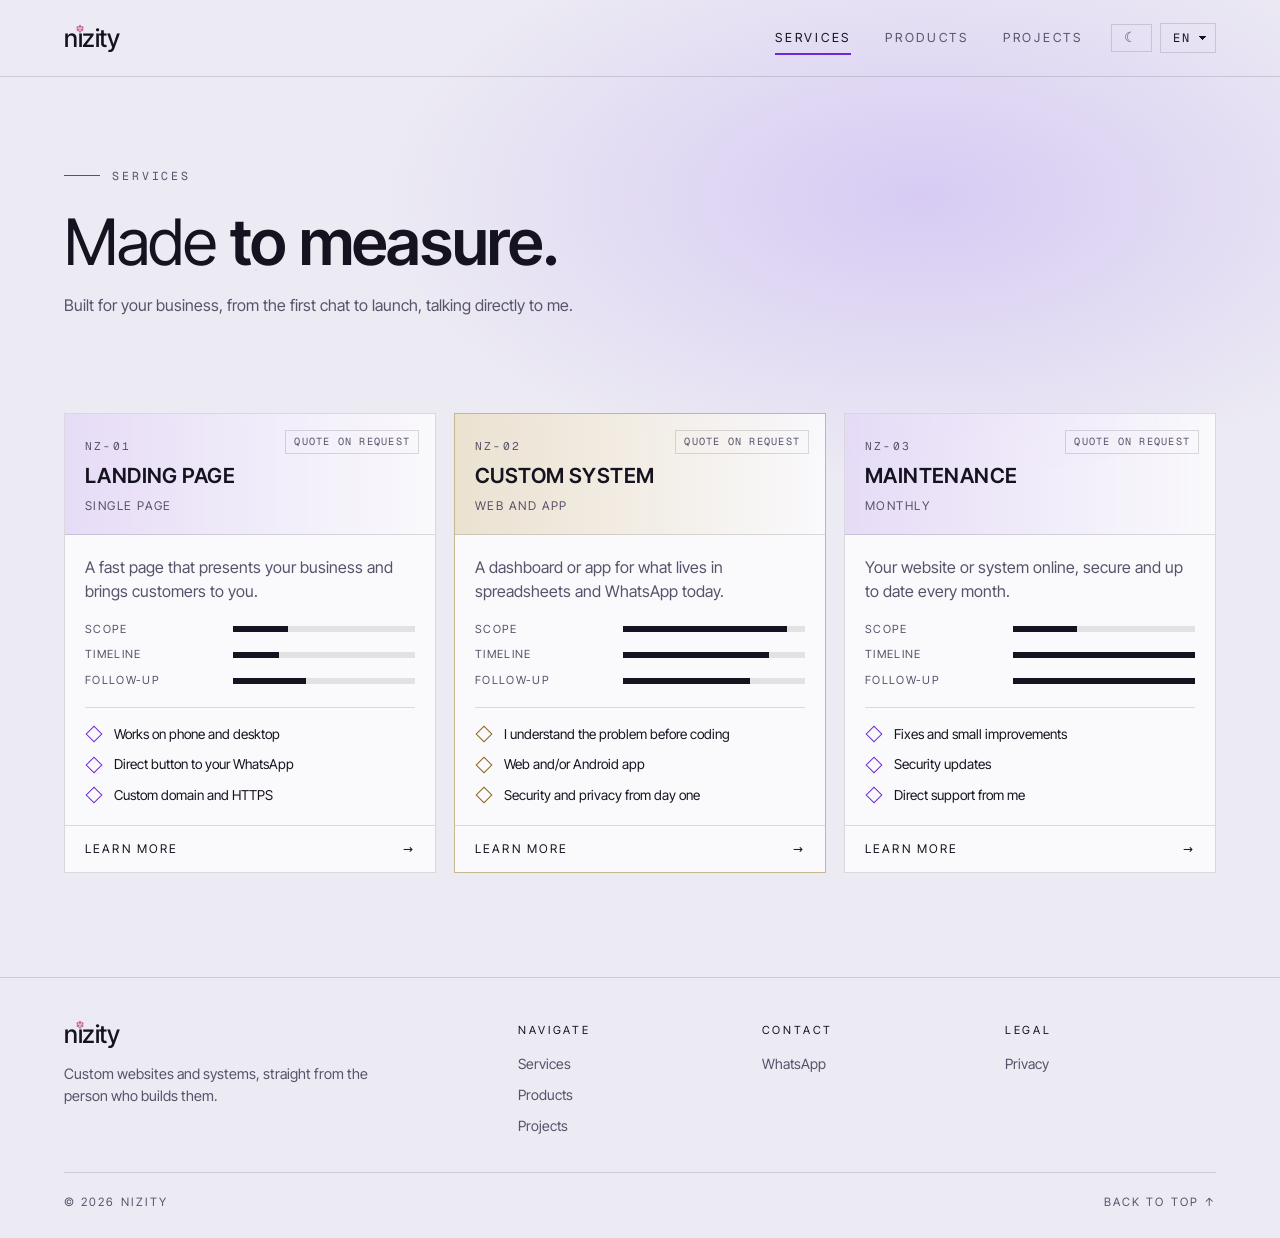
<file: services.html>
<!DOCTYPE html>
<html lang="pt-BR">
<head>
  <meta charset="UTF-8">
  <meta name="viewport" content="width=device-width, initial-scale=1.0">
  <title>Serviços — Nizity</title>
  <meta name="description" content="Serviços da Nizity: landing page, sistema sob medida e manutenção mensal.">
  <meta property="og:title" content="Serviços — Nizity">
  <meta property="og:url" content="https://nizity.com/services.html">
  <meta property="og:type" content="website">
  <meta property="og:image" content="https://nizity.com/assets/og.png">
  <meta property="og:image:width" content="1200">
  <meta property="og:image:height" content="630">
  <meta property="og:image:alt" content="Nizity: sites e sistemas sob medida">
  <meta name="twitter:card" content="summary_large_image">
  <meta name="theme-color" content="#07070B" media="(prefers-color-scheme: dark)">
  <meta name="theme-color" content="#ECEAF3" media="(prefers-color-scheme: light)">
  <script src="assets/theme.js"></script>
  <link rel="icon" href="assets/favicon.svg" type="image/svg+xml">
  <link rel="preload" href="assets/fonts/inter-tight-variable.woff2" as="font" type="font/woff2" crossorigin>
  <link rel="stylesheet" href="assets/css/tokens.css">
  <link rel="stylesheet" href="assets/css/base.css">
  <link rel="stylesheet" href="assets/css/components.css">
  <link rel="stylesheet" href="assets/css/pages.css">
  <link rel="stylesheet" href="assets/css/motion.css">
</head>
<body data-page="services">
  <header class="site-header">
    <div class="container nav">
      <button class="lang-toggle menu-toggle" id="menu-toggle" type="button" aria-expanded="false" aria-controls="nav-links" aria-label="Menu" data-i18n-label="nav.menu">☰</button>
      <a class="logo" href="index.html" aria-label="Nizity"><span aria-hidden="true">n<span class="logo-i">ı<svg class="logo-orb" viewBox="-1.12 -1.12 2.24 2.24"><g stroke-width="0.14" stroke-linecap="round"><line x1="0.526" y1="0.304" x2="0.000" y2="0.982" stroke-opacity="1"/><line x1="0.526" y1="0.304" x2="-0.000" y2="-0.607" stroke-opacity="1"/><line x1="0.526" y1="0.304" x2="0.851" y2="-0.491" stroke-opacity="1"/><line x1="0.526" y1="0.304" x2="-0.526" y2="0.304" stroke-opacity="1"/><line x1="0.526" y1="0.304" x2="0.851" y2="0.491" stroke-opacity="1"/><line x1="-0.000" y1="-0.982" x2="-0.000" y2="-0.607" stroke-opacity="1"/><line x1="-0.000" y1="-0.982" x2="0.851" y2="-0.491" stroke-opacity="1"/><line x1="-0.000" y1="-0.982" x2="-0.851" y2="-0.491" stroke-opacity="1"/><line x1="0.000" y1="0.982" x2="-0.851" y2="0.491" stroke-opacity="1"/><line x1="0.000" y1="0.982" x2="-0.526" y2="0.304" stroke-opacity="1"/><line x1="0.000" y1="0.982" x2="0.851" y2="0.491" stroke-opacity="1"/><line x1="-0.000" y1="-0.607" x2="0.851" y2="-0.491" stroke-opacity="1"/><line x1="-0.000" y1="-0.607" x2="-0.526" y2="0.304" stroke-opacity="1"/><line x1="-0.000" y1="-0.607" x2="-0.851" y2="-0.491" stroke-opacity="1"/><line x1="-0.851" y1="0.491" x2="-0.526" y2="0.304" stroke-opacity="1"/><line x1="-0.851" y1="0.491" x2="-0.851" y2="-0.491" stroke-opacity="1"/><line x1="0.851" y1="-0.491" x2="0.851" y2="0.491" stroke-opacity="1"/><line x1="-0.526" y1="0.304" x2="-0.851" y2="-0.491" stroke-opacity="1"/></g></svg></span>zity</span></a>
      <nav class="nav-links" id="nav-links">
        <a href="services.html" aria-current="page" data-i18n="nav.services">Serviços</a>
        <a href="products.html" data-i18n="nav.products">Produtos</a>
        <a href="projects.html" data-i18n="nav.projects">Projetos</a>
        <div class="nav-prefs">
          <button class="lang-toggle theme-toggle" id="theme-toggle" type="button" aria-label="Mudar tema">☀</button>
          <select class="lang-toggle lang-select" id="lang-toggle" aria-label="Idioma / Language"><option value="pt">PT</option><option value="en">EN</option><option value="es">ES</option></select>
        </div>
      </nav>
      <a class="btn btn-primary nav-cta" href="https://wa.me/5521997464308" data-chat-open data-whatsapp="contact.message" target="_blank" rel="noopener" data-i18n="nav.quote">Orçamento</a>
    </div>
  </header>

  <main>
    <section class="container intro">
      <div>
        <p class="kicker" data-i18n="services.kicker">Serviços</p>
        <h1 data-i18n-html="services.pageTitle">Sob <strong>medida.</strong></h1>
        <p data-i18n="services.lead">Feito para o seu negócio, do primeiro papo ao site no ar, falando direto comigo.</p>
      </div>
    </section>

    <section class="container section">
      <div class="cards">
        <article class="item">
          <div class="item-head">
            <span class="item-code">NZ-01</span>
            <h3 data-i18n="services.s1.title" data-vt="svc-landing">Landing page</h3>
            <span class="item-price" data-i18n="services.price">Sob consulta</span>
            <span class="item-type" data-i18n="services.s1.type">Página única</span>
          </div>
          <div class="item-body">
            <p data-i18n="services.s1.text">Uma página rápida que apresenta seu negócio e leva o cliente até você.</p>
            <ul class="stats">
              <li class="stat"><span data-i18n="stat.scope">Escopo</span><span class="bar"><i style="width: 30%"></i></span></li>
              <li class="stat"><span data-i18n="stat.time">Prazo</span><span class="bar"><i style="width: 25%"></i></span></li>
              <li class="stat"><span data-i18n="stat.support">Acompanhamento</span><span class="bar"><i style="width: 40%"></i></span></li>
            </ul>
            <ul class="perks">
              <li class="perk" data-i18n="services.s1.p1">Funciona no celular e no computador</li>
              <li class="perk" data-i18n="services.s1.p2">Botão direto para o seu WhatsApp</li>
              <li class="perk" data-i18n="services.s1.p3">Domínio próprio e HTTPS</li>
            </ul>
          </div>
          <a class="item-foot" href="service-landing.html"><span data-i18n="services.more">Saiba mais</span><span aria-hidden="true">→</span></a>
        </article>

        <article class="item exotic">
          <div class="item-head">
            <span class="item-code">NZ-02</span>
            <h3 data-i18n="services.s2.title" data-vt="svc-system">Sistema sob medida</h3>
            <span class="item-price" data-i18n="services.price">Sob consulta</span>
            <span class="item-type" data-i18n="services.s2.type">Web e app</span>
          </div>
          <div class="item-body">
            <p data-i18n="services.s2.text">Painel ou app para organizar o que hoje vive em planilha e WhatsApp.</p>
            <ul class="stats">
              <li class="stat"><span data-i18n="stat.scope">Escopo</span><span class="bar"><i style="width: 90%"></i></span></li>
              <li class="stat"><span data-i18n="stat.time">Prazo</span><span class="bar"><i style="width: 80%"></i></span></li>
              <li class="stat"><span data-i18n="stat.support">Acompanhamento</span><span class="bar"><i style="width: 70%"></i></span></li>
            </ul>
            <ul class="perks">
              <li class="perk" data-i18n="services.s2.p1">Entendo o problema antes do código</li>
              <li class="perk" data-i18n="services.s2.p2">Web e/ou app Android</li>
              <li class="perk" data-i18n="services.s2.p3">Segurança e LGPD desde o início</li>
            </ul>
          </div>
          <a class="item-foot" href="service-system.html"><span data-i18n="services.more">Saiba mais</span><span aria-hidden="true">→</span></a>
        </article>

        <article class="item">
          <div class="item-head">
            <span class="item-code">NZ-03</span>
            <h3 data-i18n="services.s3.title" data-vt="svc-maintenance">Manutenção</h3>
            <span class="item-price" data-i18n="services.price">Sob consulta</span>
            <span class="item-type" data-i18n="services.s3.type">Mensal</span>
          </div>
          <div class="item-body">
            <p data-i18n="services.s3.text">Seu site ou sistema no ar, seguro e atualizado todo mês.</p>
            <ul class="stats">
              <li class="stat"><span data-i18n="stat.scope">Escopo</span><span class="bar"><i style="width: 35%"></i></span></li>
              <li class="stat"><span data-i18n="stat.time">Prazo</span><span class="bar"><i style="width: 100%"></i></span></li>
              <li class="stat"><span data-i18n="stat.support">Acompanhamento</span><span class="bar"><i style="width: 100%"></i></span></li>
            </ul>
            <ul class="perks">
              <li class="perk" data-i18n="services.s3.p1">Correções e pequenas melhorias</li>
              <li class="perk" data-i18n="services.s3.p2">Atualizações de segurança</li>
              <li class="perk" data-i18n="services.s3.p3">Suporte direto comigo</li>
            </ul>
          </div>
          <a class="item-foot" href="service-maintenance.html"><span data-i18n="services.more">Saiba mais</span><span aria-hidden="true">→</span></a>
        </article>
      </div>
    </section>
  </main>

  <footer class="site-footer">
    <div class="container footer-grid">
      <div class="footer-brand">
        <a class="logo" href="index.html" aria-label="Nizity"><span aria-hidden="true">n<span class="logo-i">ı<svg class="logo-orb" viewBox="-1.12 -1.12 2.24 2.24"><g stroke-width="0.14" stroke-linecap="round"><line x1="0.526" y1="0.304" x2="0.000" y2="0.982" stroke-opacity="1"/><line x1="0.526" y1="0.304" x2="-0.000" y2="-0.607" stroke-opacity="1"/><line x1="0.526" y1="0.304" x2="0.851" y2="-0.491" stroke-opacity="1"/><line x1="0.526" y1="0.304" x2="-0.526" y2="0.304" stroke-opacity="1"/><line x1="0.526" y1="0.304" x2="0.851" y2="0.491" stroke-opacity="1"/><line x1="-0.000" y1="-0.982" x2="-0.000" y2="-0.607" stroke-opacity="1"/><line x1="-0.000" y1="-0.982" x2="0.851" y2="-0.491" stroke-opacity="1"/><line x1="-0.000" y1="-0.982" x2="-0.851" y2="-0.491" stroke-opacity="1"/><line x1="0.000" y1="0.982" x2="-0.851" y2="0.491" stroke-opacity="1"/><line x1="0.000" y1="0.982" x2="-0.526" y2="0.304" stroke-opacity="1"/><line x1="0.000" y1="0.982" x2="0.851" y2="0.491" stroke-opacity="1"/><line x1="-0.000" y1="-0.607" x2="0.851" y2="-0.491" stroke-opacity="1"/><line x1="-0.000" y1="-0.607" x2="-0.526" y2="0.304" stroke-opacity="1"/><line x1="-0.000" y1="-0.607" x2="-0.851" y2="-0.491" stroke-opacity="1"/><line x1="-0.851" y1="0.491" x2="-0.526" y2="0.304" stroke-opacity="1"/><line x1="-0.851" y1="0.491" x2="-0.851" y2="-0.491" stroke-opacity="1"/><line x1="0.851" y1="-0.491" x2="0.851" y2="0.491" stroke-opacity="1"/><line x1="-0.526" y1="0.304" x2="-0.851" y2="-0.491" stroke-opacity="1"/></g></svg></span>zity</span></a>
        <p data-i18n="footer.tagline">Sites e sistemas sob medida, direto com quem faz.</p>
      </div>
      <nav class="footer-col" aria-label="Navegar" data-i18n-label="footer.nav">
        <p class="footer-title" data-i18n="footer.nav">Navegar</p>
        <a href="services.html" aria-current="page" data-i18n="nav.services">Serviços</a>
        <a href="products.html" data-i18n="nav.products">Produtos</a>
        <a href="projects.html" data-i18n="nav.projects">Projetos</a>
      </nav>
      <div class="footer-col">
        <p class="footer-title" data-i18n="footer.contact">Contato</p>
        <a href="#" data-whatsapp="contact.message" target="_blank" rel="noopener" hidden data-i18n="contact.whatsapp">WhatsApp</a>
      </div>
      <div class="footer-col">
        <p class="footer-title" data-i18n="footer.legal">Legal</p>
        <a href="privacy.html" data-i18n="footer.privacy">Privacidade</a>
      </div>
    </div>
    <div class="container footer-inner">
      <span>© <span id="year"></span> Nizity</span>
      <a href="#" data-i18n="footer.top">Voltar ao topo ↑</a>
    </div>
  </footer>

  <script src="assets/i18n.js"></script>
  <script src="assets/i18n-services.js"></script>
  <script src="assets/fx.js"></script>
  <script src="assets/main.js"></script>
  <script src="assets/chat.js"></script>
</body>
</html>
</file>
<file: assets/css/tokens.css>
/* Fontes auto-hospedadas (licenças OFL em assets/fonts/licenses) */
@font-face {
  font-family: "Inter Tight";
  src: url("../fonts/inter-tight-variable.woff2") format("woff2");
  font-weight: 400 700;
  font-style: normal;
  font-display: swap;
}
@font-face {
  font-family: "Geist Mono";
  src: url("../fonts/geist-mono-variable.woff2") format("woff2");
  font-weight: 400 700;
  font-style: normal;
  font-display: swap;
}

:root {
  /* Escuro é a identidade (V2); a versão clara "Lavanda" segue o sistema ou o botão ☀/☾ */
  color-scheme: dark;

  /* Primitivos: só são usados aqui, para definir os semânticos */
  --space-950: #07070B;
  --space-900: #0E0D14;
  --space-850: #12111A;
  --mist-100: #E8E6F0;
  --mist-400: #9A97A8;
  --void-300: #C4B5FD;
  --void-400: #A78BFA;
  --void-700: #6D28D9;
  --gold-400: #D6B25E;
  --green-400: #4ADE80;

  /* Semânticos: os componentes só consomem estes */
  --color-bg: var(--space-950);
  --color-panel: rgba(18, 17, 26, .78);
  --color-panel-solid: var(--space-850);
  --color-text: var(--mist-100);
  --color-muted: var(--mist-400);
  --color-line: rgba(232, 230, 240, .16);
  --color-line-strong: rgba(232, 230, 240, .55);
  --color-accent: var(--void-400);
  --color-accent-soft: rgba(109, 40, 217, .35);
  --color-accent-glow: rgba(109, 40, 217, .22);
  --color-exotic: var(--gold-400);
  --color-orb: #E0529C;
  --color-exotic-soft: rgba(214, 178, 94, .35);
  --color-success: var(--green-400);
  --color-bar-track: rgba(232, 230, 240, .1);
  --color-exotic-line: rgba(214, 178, 94, .45);
  --color-star: rgba(255, 255, 255, .5);
  --color-scanline: rgba(255, 255, 255, .025);

  --font-sans: "Inter Tight", system-ui, -apple-system, "Segoe UI", sans-serif;
  --font-mono: "Geist Mono", ui-monospace, monospace;

  --tracking-wide: .22em;
  --max-width: 1200px;
  --gutter: 24px;
  --header-height: 76px;
}

/* Versão clara "Lavanda": pelo sistema (se o visitante não escolheu escuro) ou pelo botão */
@media (prefers-color-scheme: light) {
  :root:not([data-theme="dark"]) {
    color-scheme: light;
    --color-bg: #ECEAF3;
    --color-panel: rgba(255, 255, 255, .72);
    --color-panel-solid: #F7F6FB;
    --color-text: #15131F;
    --color-muted: #57536A;
    --color-line: rgba(21, 19, 31, .14);
    --color-line-strong: rgba(21, 19, 31, .5);
    --color-accent: var(--void-700);
    --color-accent-soft: rgba(109, 40, 217, .14);
    --color-accent-glow: rgba(139, 92, 246, .22);
    --color-exotic: #8A6516;
  --color-orb: #C0307E;
    --color-orb: #C0307E;
    --color-exotic-soft: rgba(180, 140, 50, .22);
    --color-success: #15803D;
    --color-bar-track: rgba(21, 19, 31, .1);
    --color-exotic-line: rgba(138, 101, 22, .45);
    --color-star: rgba(91, 33, 182, .25);
    --color-scanline: rgba(21, 19, 31, .03);
  }
}
:root[data-theme="light"] {
  color-scheme: light;
  --color-bg: #ECEAF3;
  --color-panel: rgba(255, 255, 255, .72);
  --color-panel-solid: #F7F6FB;
  --color-text: #15131F;
  --color-muted: #57536A;
  --color-line: rgba(21, 19, 31, .14);
  --color-line-strong: rgba(21, 19, 31, .5);
  --color-accent: var(--void-700);
  --color-accent-soft: rgba(109, 40, 217, .14);
  --color-accent-glow: rgba(139, 92, 246, .22);
  --color-exotic: #8A6516;
  --color-exotic-soft: rgba(180, 140, 50, .22);
  --color-success: #15803D;
  --color-bar-track: rgba(21, 19, 31, .1);
  --color-exotic-line: rgba(138, 101, 22, .45);
  --color-star: rgba(91, 33, 182, .25);
  --color-scanline: rgba(21, 19, 31, .03);
}
</file>
<file: assets/css/base.css>
/* Reset, fundo, cabeçalho e rodapé (comuns às duas páginas) */
* { box-sizing: border-box; margin: 0; padding: 0; }

html { scroll-behavior: smooth; scroll-padding-top: 24px; }

body {
  font-family: var(--font-sans);
  color: var(--color-text);
  line-height: 1.5;
  -webkit-font-smoothing: antialiased;
  /* Espaço: brilho violeta atrás do orbe e algumas estrelas */
  background:
    radial-gradient(ellipse 60% 45% at 72% 22%, var(--color-accent-glow), transparent 70%),
    radial-gradient(1px 1px at 20% 30%, var(--color-star), transparent),
    radial-gradient(1px 1px at 80% 70%, var(--color-star), transparent),
    radial-gradient(1px 1px at 45% 85%, var(--color-star), transparent),
    radial-gradient(1px 1px at 10% 60%, var(--color-star), transparent),
    var(--color-bg);
  background-attachment: fixed;
}

img, svg, canvas { display: block; }
[hidden] { display: none !important; }
a { color: inherit; text-decoration: none; }
button { font: inherit; color: inherit; cursor: pointer; }

:focus-visible { outline: 2px solid var(--color-accent); outline-offset: 3px; }

.container { width: 100%; max-width: var(--max-width); margin: 0 auto; padding-inline: var(--gutter); }

/* Cabeçalho fino, caixa-alta espaçada */
.site-header { position: relative; border-bottom: 1px solid var(--color-line); }
.nav { display: flex; align-items: center; justify-content: space-between; min-height: var(--header-height); gap: 16px; }
/* Logo: "nizity" em minúsculas, peso médio; o pingo do primeiro "i" é o orbe do Núcleo (a estrutura) */
.logo { display: inline-flex; align-items: center; font-weight: 500; font-size: 1.55rem; line-height: 1; letter-spacing: -0.02em; text-transform: none; }
.logo-i { position: relative; display: inline-block; }
.logo-orb { position: absolute; left: 50%; top: -0.03em; width: .3em; height: .3em; transform: translateX(-50%); overflow: visible; stroke: var(--color-orb); }
.diamond {
  display: inline-block;
  width: 12px;
  height: 12px;
  border: 1.5px solid var(--color-accent);
  transform: rotate(45deg);
  flex-shrink: 0;
}
.nav-links {
  display: flex;
  gap: 34px;
  font-size: .78rem;
  letter-spacing: var(--tracking-wide);
  text-transform: uppercase;
  color: var(--color-muted);
}
/* Menu no canto superior direito, ao lado do tema e do idioma (como no Polestar) */
.nav-links { align-items: center; margin-left: auto; }
.nav-links a { position: relative; padding-block: 6px; transition: color .15s; }
.nav-links a::after { content: ""; position: absolute; left: 0; right: 0; bottom: -2px; height: 2px; background: var(--color-accent); transform: scaleX(0); transform-origin: left; transition: transform .3s cubic-bezier(.2, .7, .2, 1); }
.nav-links a:hover, .nav-links a:focus-visible, .nav-links a[aria-current] { color: var(--color-text); }
.nav-links a:hover::after, .nav-links a:focus-visible::after, .nav-links a[aria-current]::after { transform: scaleX(1); }
/* Tema e idioma: no computador, ao lado do menu (28 px do último link, como antes); no celular, dentro do painel do ☰ */
.nav-prefs { display: flex; align-items: center; gap: 8px; margin-left: -6px; }
/* Botão de orçamento do topo: só no celular, à direita, como o "Comprar" da Bambu Lab */
.nav .nav-cta { display: none; }
.lang-toggle {
  font-family: var(--font-mono);
  font-size: .75rem;
  letter-spacing: .15em;
  background: none;
  border: 1px solid var(--color-line);
  padding: 6px 12px;
}
.lang-toggle:hover { border-color: var(--color-line-strong); }
/* Seletor de idioma: mesmo desenho, com uma setinha feita de gradientes (acompanha a cor do texto) */
.lang-select {
  appearance: none;
  color: var(--color-text);
  padding-right: 24px;
  cursor: pointer;
  background-image: linear-gradient(45deg, transparent 50%, currentColor 50%), linear-gradient(135deg, currentColor 50%, transparent 50%);
  background-position: right 12px center, right 8px center;
  background-size: 4px 4px;
  background-repeat: no-repeat;
}
.lang-select option { background: var(--color-panel-solid); color: var(--color-text); }
/* Botão de tema: mesmo desenho do de idioma */
.theme-toggle { font-size: .85rem; line-height: 1; }

/* Rodapé */
.site-footer { border-top: 1px solid var(--color-line); padding-block: 44px 26px; margin-top: 40px; }
/* Rodapé: marca e frase; colunas Navegar, Contato e Legal; embaixo, © e voltar ao topo */
.footer-grid { display: grid; grid-template-columns: 2fr 1fr 1fr 1fr; gap: 32px; padding-bottom: 36px; }
.footer-brand p { margin-top: 14px; max-width: 320px; color: var(--color-muted); font-size: .9rem; }
.footer-col { display: grid; gap: 10px; align-content: start; font-size: .88rem; }
.footer-col a { color: var(--color-muted); width: fit-content; transition: color .15s; }
.footer-col a:hover, .footer-col a:focus-visible { color: var(--color-text); }
.footer-title { font-size: .7rem; letter-spacing: .25em; text-transform: uppercase; color: var(--color-text); margin-bottom: 4px; }
/* Linha só na largura do conteúdo (o container tem margem interna) */
.footer-inner { padding-top: 22px; background: linear-gradient(var(--color-line), var(--color-line)) center top / calc(100% - 2 * var(--gutter)) 1px no-repeat; }
@media (max-width: 640px) {
  .footer-grid { grid-template-columns: 1fr 1fr; gap: 28px 20px; }
  .footer-brand { grid-column: 1 / -1; }
}
.footer-inner {
  display: flex;
  justify-content: space-between;
  gap: 16px;
  flex-wrap: wrap;
  font-size: .72rem;
  letter-spacing: .18em;
  text-transform: uppercase;
  color: var(--color-muted);
}
.footer-inner a:hover { color: var(--color-text); }

/* Botão ☰: só no celular */
.menu-toggle { display: none; }

/* Celular e tablet, como na Bambu Lab: ☰ à esquerda, marca no meio, "Orçamento" à direita.
   Serviços, Produtos, Projetos, tema e idioma ficam no painel que o ☰ abre */
@media (max-width: 860px) {
  .nav { display: grid; grid-template-columns: minmax(0, 1fr) auto minmax(0, 1fr); position: relative; }
  .logo { grid-column: 2; grid-row: 1; font-size: 1.45rem; }
  .menu-toggle { display: inline-block; grid-column: 1; grid-row: 1; justify-self: start; min-width: 44px; min-height: 44px; text-align: left; border: 0; padding: 0; font-size: 1.35rem; line-height: 1; }
  .nav .nav-cta { display: inline-flex; grid-column: 3; grid-row: 1; justify-self: end; padding: 9px 12px; font-size: .66rem; letter-spacing: .16em; }
  /* O menu vira um painel logo abaixo do cabeçalho */
  .nav-links { display: none; position: absolute; top: 100%; left: 0; right: 0; z-index: 70; flex-direction: column; align-items: stretch; gap: 0; margin: 0; padding: 6px var(--gutter) 16px; background: var(--color-panel-solid); border-bottom: 1px solid var(--color-line); font-size: .8rem; letter-spacing: .2em; }
  .nav.menu-open .nav-links { display: flex; }
  .nav-links a { padding-block: 14px; border-bottom: 1px solid var(--color-line); }
  .nav-links a::after { bottom: 10px; width: 24px; right: auto; }
  .nav-prefs { margin: 16px 0 0; }
}
@media (max-width: 480px) {
  :root { --gutter: 16px; }
  .logo { font-size: 1.35rem; }
}

@media (prefers-reduced-motion: reduce) {
  html { scroll-behavior: auto; }
  *, *::before, *::after { transition: none !important; animation: none !important; }
}

/* Texto só para leitor de tela */
.sr-only { position: absolute; width: 1px; height: 1px; padding: 0; margin: -1px; overflow: hidden; clip: rect(0 0 0 0); white-space: nowrap; border: 0; }

/* Só no celular: some a partir de 861 px (a home do computador fica limpa, estilo Polestar) */
@media (min-width: 861px) {
  .m-only { display: none !important; }
}
</file>
<file: assets/css/components.css>
/* Peças reutilizadas nas duas páginas */

/* Rótulo em caixa-alta com traço à esquerda */
.kicker {
  display: flex;
  align-items: center;
  gap: 12px;
  font-family: var(--font-mono);
  font-size: .72rem;
  letter-spacing: .25em;
  text-transform: uppercase;
  color: var(--color-accent);
  margin-bottom: 24px;
}
.kicker::before { content: ""; width: 36px; height: 1px; background: currentColor; }

/* Título de seção com linha até a borda */
.section-title {
  display: flex;
  align-items: center;
  gap: 14px;
  font-size: .8rem;
  letter-spacing: .3em;
  text-transform: uppercase;
  color: var(--color-muted);
  margin-bottom: 28px;
}
.section-title::after { content: ""; flex: 1; height: 1px; background: var(--color-line); }

/* Botões finos em caixa-alta; a tecla aparece só onde há teclado */
.btn {
  display: inline-flex;
  align-items: center;
  gap: 14px;
  font-size: .8rem;
  letter-spacing: var(--tracking-wide);
  text-transform: uppercase;
  border: 1px solid var(--color-text);
  padding: 15px 22px;
  transition: background .15s, color .15s;
}
.btn:hover { background: var(--color-text); color: var(--color-bg); }
.btn-ghost { border-color: var(--color-line-strong); }
/* Botão principal (cheio): a ação que a gente quer que a pessoa faça */
.btn-primary { background: var(--color-text); color: var(--color-bg); border-color: var(--color-text); }
.btn-primary:hover { background: var(--color-accent); border-color: var(--color-accent); color: var(--color-bg); }
@media (max-width: 860px) {
  .btn-primary-m { background: var(--color-text); color: var(--color-bg); border-color: var(--color-text); }
}
.key {
  font-family: var(--font-mono);
  font-size: .7rem;
  letter-spacing: 0;
  border: 1px solid currentColor;
  padding: 0 6px;
  opacity: .8;
}
@media (hover: none) { .key { display: none; } }

/* Painel de "inspecionar item" */
.item { display: flex; flex-direction: column; background: var(--color-panel); border: 1px solid var(--color-line); backdrop-filter: blur(6px); }
.item-head { position: relative; padding: 18px 20px; border-bottom: 1px solid var(--color-line); background: linear-gradient(90deg, var(--color-accent-soft), transparent); }
.item.exotic .item-head { background: linear-gradient(90deg, var(--color-exotic-soft), transparent); }
.item.exotic { border-color: var(--color-exotic-line); }
/* Selo de preço no canto do cabeçalho da ficha */
.item-price {
  position: absolute;
  top: 16px;
  right: 16px;
  font-family: var(--font-mono);
  font-size: .64rem;
  letter-spacing: .12em;
  text-transform: uppercase;
  color: var(--color-muted);
  border: 1px solid var(--color-line);
  padding: 3px 8px;
}
.item-code { font-family: var(--font-mono); font-size: .7rem; letter-spacing: .2em; color: var(--color-muted); }
.item-head h3 { font-size: 1.3rem; font-weight: 600; letter-spacing: .02em; text-transform: uppercase; margin-top: 4px; }
.item-type { font-size: .75rem; color: var(--color-muted); letter-spacing: .12em; text-transform: uppercase; }
.item-body { padding: 20px; flex: 1; }
.item-body > p { color: var(--color-muted); margin-bottom: 18px; }
.item-foot {
  display: flex;
  justify-content: space-between;
  align-items: center;
  padding: 14px 20px;
  border-top: 1px solid var(--color-line);
  font-size: .75rem;
  letter-spacing: .18em;
  text-transform: uppercase;
}
.item-foot:hover { color: var(--color-accent); }

/* Barras de comparação entre pacotes (sem número: é relativo, não medida) */
.stats { list-style: none; display: grid; gap: 9px; }
.stat {
  display: grid;
  grid-template-columns: 136px 1fr;
  align-items: center;
  gap: 12px;
  font-size: .7rem;
  letter-spacing: .12em;
  text-transform: uppercase;
  color: var(--color-muted);
}
.bar { height: 6px; background: var(--color-bar-track); }
.bar i { display: block; height: 100%; background: var(--color-text); }

/* Vantagens: losango + nome */
.perks { list-style: none; display: grid; gap: 10px; margin-top: 18px; padding-top: 16px; border-top: 1px solid var(--color-line); }
.perk { display: flex; align-items: center; gap: 14px; font-size: .85rem; }
.perk::before {
  content: "";
  width: 10px;
  height: 10px;
  border: 1.5px solid var(--color-accent);
  transform: rotate(45deg);
  flex-shrink: 0;
  margin-left: 3px;
}
.item.exotic .perk::before { border-color: var(--color-exotic); }

/* Etiquetas de tecnologia */
.chips { list-style: none; display: flex; flex-wrap: wrap; gap: 8px; }
.chips li {
  font-family: var(--font-mono);
  font-size: .72rem;
  letter-spacing: .06em;
  border: 1px solid var(--color-line);
  padding: 4px 10px;
  color: var(--color-muted);
}

/* Selo de status do projeto */
.status {
  display: inline-flex;
  align-items: center;
  gap: 8px;
  font-family: var(--font-mono);
  font-size: .68rem;
  letter-spacing: .15em;
  text-transform: uppercase;
  color: var(--color-muted);
}
.status::before { content: ""; width: 7px; height: 7px; border-radius: 50%; background: var(--color-success); }
.status.lab::before { background: var(--color-accent); }

/* Chat que termina no WhatsApp (chat.js). Sem caixa nem cabeçalho de card: é uma conversa solta no espaço.
   Tela larga: mora no canto inferior direito, sempre aberto. Resto: os botões de orçamento abrem um painel */
.chat { position: fixed; z-index: 50; }
.chat-panel { display: none; }
.chat.is-open .chat-panel { display: block; }
.chat-head { display: flex; align-items: center; gap: 12px; margin-bottom: 14px; }
.chat-head > div { flex: 1; }
.chat-title { font-weight: 600; letter-spacing: .04em; }
.chat-sub { font-size: .72rem; color: var(--color-muted); }
.chat-close { background: none; border: 0; color: var(--color-muted); font-size: 1.4rem; line-height: 1; padding: 4px 8px; }
.chat-close:hover { color: var(--color-text); }
/* Fala do Guilherme: balão com o canto do lado de quem fala */
.chat-msg { padding: 12px 14px; font-size: .9rem; background: var(--color-accent-soft); border-radius: 14px 14px 14px 2px; }
.chat-quick { display: flex; flex-wrap: wrap; gap: 8px; margin-block: 14px; }
.chat-quick button {
  background: none;
  border: 1px solid var(--color-line);
  border-radius: 999px;
  color: var(--color-text);
  padding: 6px 12px;
  font-size: .76rem;
  transition: border-color .15s, color .15s;
}
.chat-quick button:hover { border-color: var(--color-accent); color: var(--color-accent); }
/* Campo: só uma linha embaixo */
.chat-form { display: flex; align-items: flex-end; gap: 10px; border-bottom: 1px solid var(--color-line-strong); }
.chat-form:focus-within { border-bottom-color: var(--color-accent); }
.chat-form textarea { flex: 1; resize: none; background: transparent; border: 0; color: var(--color-text); font: inherit; font-size: .92rem; padding: 10px 0; }
.chat-form textarea::placeholder { color: var(--color-muted); }
.chat-form textarea:focus-visible { outline: none; }
.chat-send { width: 34px; height: 34px; margin-bottom: 6px; border: 0; border-radius: 50%; background: var(--color-accent); color: var(--color-bg); font-size: 1rem; flex-shrink: 0; }
.chat-send:disabled { background: var(--color-bar-track); color: var(--color-muted); cursor: default; }
.chat-send:focus-visible { outline: 2px solid var(--color-accent); outline-offset: 2px; }
.chat-note { margin-top: 10px; font-size: .68rem; color: var(--color-muted); }

/* Tela larga: solto no vazio da direita, no canto de baixo, sem fechar */
.chat.is-docked { right: 32px; bottom: 32px; width: calc((100vw - var(--max-width)) / 2 - 64px); max-width: 330px; }
.chat.is-docked .chat-close { display: none; }

/* Resto: painel que abre pelos botões de orçamento */
.chat:not(.is-docked) { right: 20px; bottom: 20px; width: min(360px, calc(100vw - 40px)); }
.chat:not(.is-docked) .chat-panel {
  padding: 18px 20px 16px;
  background: var(--color-panel-solid);
  border: 1px solid var(--color-line);
  border-radius: 16px;
  box-shadow: 0 24px 60px -20px var(--color-accent-glow);
}
.chat:not(.is-docked).is-open .chat-panel { animation: chat-in .25s cubic-bezier(.2, .7, .2, 1); }
@keyframes chat-in { from { opacity: 0; transform: translateY(12px); } }
/* Celular: sobe de baixo, ocupando a largura */
@media (max-width: 600px) {
  .chat:not(.is-docked) { left: 0; right: 0; bottom: 0; width: auto; }
  .chat:not(.is-docked) .chat-panel { border-radius: 18px 18px 0 0; border-bottom: 0; padding-bottom: max(16px, env(safe-area-inset-bottom)); }
}
</file>
<file: assets/css/pages.css>
/* Seções das páginas */

/* Home no estilo Polestar: a tela inteira é do Núcleo, à direita, como o carro; texto curto em cima
   à esquerda e um botão só. Serviços, Produtos e Projetos ficam no menu do topo */
.hero { position: relative; display: grid; align-content: start; min-height: calc(100vh - 77px); min-height: calc(100svh - 77px); }
.hero > div:first-child { position: relative; z-index: 1; padding-top: clamp(40px, 9vh, 100px); max-width: 520px; }
.hero h1 { font-weight: 500; font-size: clamp(1.7rem, 2.6vw, 2.2rem); line-height: 1.15; letter-spacing: -0.02em; }
.hero h1 strong { font-weight: 500; }
.lead { color: var(--color-muted); font-size: clamp(1.1rem, 1.7vw, 1.45rem); line-height: 1.25; letter-spacing: -0.01em; max-width: 520px; margin-bottom: 26px; }

/* Dois caminhos, como na Bambu Lab: agir (cheio) ou conhecer (contorno) */
.hero-actions { display: flex; flex-wrap: wrap; gap: 12px; }

/* O Núcleo sai do container até a borda direita da janela */
.orb-wrap { position: absolute; top: 0; bottom: 0; left: 30%; right: calc(50% - 50vw); }
.orb-wrap canvas { width: 100%; height: 100%; }

/* Linhas horizontais bem fracas atrás do orbe, como no app do Núcleo */
.orb-wrap::before {
  content: "";
  position: absolute;
  inset: 0;
  background: repeating-linear-gradient(0deg, var(--color-scanline) 0 1px, transparent 1px 4px);
  mask-image: radial-gradient(circle at center, #000 30%, transparent 70%);
  pointer-events: none;
}

.section { padding-block: 64px; }

/* Serviços */
.cards { display: grid; grid-template-columns: repeat(3, 1fr); gap: 18px; }

/* Produto que ainda não existe: a ficha mostra "em breve" sem link */
.item-foot.is-soon { color: var(--color-muted); }

/* Processo, no estilo de etapas de missão */
.steps { list-style: none; display: grid; grid-template-columns: repeat(3, 1fr); gap: 18px; }
.step { border-top: 1px solid var(--color-line-strong); padding-top: 18px; }
.step-head { display: flex; align-items: center; gap: 12px; margin-bottom: 10px; }
.step-num { font-family: var(--font-mono); font-size: .75rem; letter-spacing: .15em; color: var(--color-accent); }
.step h3 { font-size: 1.1rem; font-weight: 600; letter-spacing: .08em; text-transform: uppercase; }
.step p { color: var(--color-muted); }

/* Contato */
.contact { display: grid; grid-template-columns: 1.3fr 1fr; gap: 40px; align-items: end; }
.contact h2 { font-weight: 300; font-size: clamp(2.6rem, 6vw, 4.6rem); line-height: 1; letter-spacing: -0.02em; }
.contact h2 strong { font-weight: 600; }
.contact p { color: var(--color-muted); margin-top: 16px; font-size: 1.05rem; }
.contact-actions { display: flex; gap: 14px; flex-wrap: wrap; justify-content: flex-end; }

/* Página de projetos */
.intro { padding-block: 72px 32px; display: grid; grid-template-columns: 1.3fr 1fr; gap: 40px; align-items: end; }
.intro h1 { font-weight: 300; font-size: clamp(2.4rem, 5vw, 4rem); line-height: 1.05; letter-spacing: -0.02em; }
.intro h1 strong { font-weight: 600; }
.intro p { color: var(--color-muted); margin-top: 18px; max-width: 520px; }
.stack-groups { display: grid; gap: 14px; }
.stack-groups .item-type { display: block; margin-bottom: 6px; }
.projects { display: grid; grid-template-columns: repeat(2, 1fr); gap: 18px; }
.project-fields { display: grid; gap: 14px; margin-bottom: 18px; }
.project-fields .item-type { display: block; color: var(--color-accent); margin-bottom: 2px; }
.project-fields p { color: var(--color-muted); }
.item:target { scroll-margin-top: 32px; animation: target-glow 2.4s ease-out 1; border-color: var(--color-exotic); }
/* Chegada pelo "O que é isso?" da home: o cartão do Núcleo acende e apaga uma vez */
@keyframes target-glow {
  0%, 30% { box-shadow: 0 0 0 2px var(--color-exotic), 0 0 40px var(--color-exotic-soft); }
  100% { box-shadow: 0 0 0 0 transparent; }
}
.mini-orb { width: 72px; height: 72px; float: right; margin: -6px -6px 0 12px; }

@media (max-width: 860px) {
  /* Celular, como na Bambu Lab: texto e dois caminhos em cima, o Núcleo logo abaixo, como a foto do produto */
  .hero { min-height: 0; }
  .hero > div:first-child { padding-top: 32px; }
  .orb-wrap { position: relative; inset: auto; height: min(92vw, 480px); margin: -12px calc(50% - 50vw) 0; }
  .cards, .steps, .projects { grid-template-columns: 1fr; }
  .contact, .intro { grid-template-columns: 1fr; }
  .contact-actions { justify-content: flex-start; }
}

/* Link em caixa-alta com seta (o "Saiba mais" sem caixa) */
.home-link { display: inline-flex; align-items: center; gap: 12px; padding: 15px 4px; font-size: .8rem; letter-spacing: var(--tracking-wide); text-transform: uppercase; transition: color .15s; }
.home-link:hover, .home-link:focus-visible { color: var(--color-accent); }
.hero-actions { align-items: center; }

/* Vitrine da home no celular: uma seção por categoria */
.home-sec { padding-top: 48px; }
.home-sec .kicker { margin-bottom: 14px; }
.home-sec h2 { font-weight: 500; font-size: 1.6rem; line-height: 1.15; letter-spacing: -0.02em; margin-bottom: 18px; }
.home-text { color: var(--color-muted); margin: -8px 0 18px; }
.home-sec .item { margin-bottom: 12px; }
.home-sec .item-body { padding-block: 14px; }
.home-sec .item-body > p { margin-bottom: 0; }
.home-shot { width: 100%; height: auto; border: 1px solid var(--color-line); margin-bottom: 14px; }
.home-acts { display: flex; flex-wrap: wrap; align-items: center; gap: 12px; margin-bottom: 18px; }
/* Celular estreito: os dois caminhos cabem na mesma linha */
@media (max-width: 480px) {
  .hero-actions, .home-acts { gap: 6px; }
  .hero-actions .btn, .home-acts .btn { padding: 14px 16px; letter-spacing: .14em; }
  .home-link { letter-spacing: .14em; gap: 10px; }
}
/* Até 400 px (e com a fonte do sistema maior) ainda mais justo; se não couber, o link desce sem vazar */
@media (max-width: 400px) {
  .hero-actions .btn, .home-acts .btn { padding: 13px 12px; letter-spacing: .08em; }
  .home-link { letter-spacing: .08em; gap: 8px; padding-inline: 2px; }
}

/* Prévia em vídeo dos projetos (esboço; o visual final vem depois) */
button.item-foot { width: 100%; background: none; border: 0; border-top: 1px solid var(--color-line); font: inherit; letter-spacing: .18em; cursor: pointer; margin-top: auto; }
.demo {
  width: min(960px, calc(100% - 32px));
  max-height: calc(100% - 32px);
  margin: auto;
  padding: 0;
  color: var(--color-text);
  background: var(--color-bg);
  border: 1px solid var(--color-line-strong);
}
.demo::backdrop { background: rgba(0, 0, 0, .75); }
.demo-head { display: flex; justify-content: space-between; align-items: center; gap: 16px; padding: 14px 18px; border-bottom: 1px solid var(--color-line); }
.demo-head h2 { font-size: .9rem; font-weight: 600; letter-spacing: .2em; text-transform: uppercase; }
.demo-close { background: none; border: 1px solid var(--color-line-strong); padding: 6px 12px; font-size: .75rem; letter-spacing: .15em; text-transform: uppercase; }
.demo-close:hover { border-color: var(--color-text); }
.demo video { display: block; width: 100%; aspect-ratio: 16 / 9; background: #000; }
.demo-soon { padding: 64px 18px; text-align: center; color: var(--color-muted); letter-spacing: .15em; text-transform: uppercase; font-size: .85rem; }

/* Páginas de serviço */
.svc-cta { display: grid; justify-items: end; gap: 16px; }
.svc-cta .item-price { position: static; }
.svc-detail { display: grid; grid-template-columns: 1fr 1fr; gap: 18px; }
.svc-h { font-size: .8rem; font-weight: 600; letter-spacing: .25em; text-transform: uppercase; }
.svc-detail .perks { margin-top: 0; padding-top: 0; border-top: 0; }
.svc-detail .item-body > p { margin-bottom: 0; }
.faq { display: grid; gap: 0; }
.faq > div { padding-block: 18px; border-top: 1px solid var(--color-line); }
.faq > div:last-child { border-bottom: 1px solid var(--color-line); }
.faq dt { font-weight: 600; margin-bottom: 6px; }
.faq dd { color: var(--color-muted); max-width: 720px; }
@media (max-width: 860px) {
  .svc-detail { grid-template-columns: 1fr; }
  .svc-cta { justify-items: start; }
}

/* Vitrine de produtos: um bloco por produto, texto à esquerda e a tela à direita (no celular, empilha) */
.prod { display: grid; grid-template-columns: 1fr 1.3fr; gap: 56px; align-items: center; padding-block: 64px; border-top: 1px solid var(--color-line); }
.prod > * { min-width: 0; }
.prod h2 { font-weight: 500; font-size: clamp(1.9rem, 3.4vw, 2.8rem); line-height: 1.05; letter-spacing: -0.02em; margin-bottom: 12px; }
.prod-desc { color: var(--color-muted); font-size: 1.1rem; max-width: 460px; margin-bottom: 24px; }
.prod-list { list-style: none; display: grid; gap: 8px; margin-bottom: 26px; }
.prod-list li { display: flex; align-items: center; gap: 12px; }
.prod-list li::before { content: ""; width: 9px; height: 9px; border: 1.5px solid var(--color-accent); transform: rotate(45deg); flex-shrink: 0; }
.prod-acts, .cs-acts { display: flex; flex-wrap: wrap; align-items: center; gap: 12px; }
/* Piloto: linha discreta embaixo dos dois caminhos (demo e página do produto) */
.prod-note { margin-top: 20px; font-size: .72rem; letter-spacing: .16em; text-transform: uppercase; color: var(--color-muted); }
.prod-note a { color: var(--color-text); border-bottom: 1px solid var(--color-line-strong); transition: color .15s, border-color .15s; }
.prod-note a:hover, .prod-note a:focus-visible { color: var(--color-accent); border-color: var(--color-accent); }
/* Tela real do produto, com o fio das fichas */
.shot { width: 100%; height: auto; border: 1px solid var(--color-line); }
/* Produto que ainda não existe: selo e caixa pontilhada no lugar da tela */
.tag-soon { display: inline-block; margin-bottom: 14px; padding: 4px 10px; border: 1px solid var(--color-line-strong); font-family: var(--font-mono); font-size: .7rem; letter-spacing: .2em; text-transform: uppercase; color: var(--color-muted); }
.soon-box { display: grid; place-items: center; aspect-ratio: 16 / 9; border: 1px dashed var(--color-line-strong); font-family: var(--font-mono); font-size: .8rem; letter-spacing: .25em; text-transform: uppercase; color: var(--color-muted); }

/* Página longa de produto (Salão): topo com a tela, seções numeradas "01 · …" e o convite no fim */
.cs-hero { display: grid; grid-template-columns: 1fr 1.25fr; gap: 56px; align-items: center; padding-block: 72px 40px; }
.cs-hero > * { min-width: 0; }
.cs-hero h1 { font-weight: 500; font-size: clamp(2.2rem, 4vw, 3.4rem); line-height: 1.05; letter-spacing: -0.02em; margin-bottom: 14px; }
.cs-hero .lead { margin-bottom: 28px; }
.cs-sec { padding-block: 72px; border-top: 1px solid var(--color-line); }
.cs-sec h2 { font-weight: 500; font-size: clamp(1.6rem, 2.6vw, 2.2rem); line-height: 1.15; letter-spacing: -0.02em; max-width: 760px; margin-bottom: 16px; }
.cs-text { color: var(--color-muted); font-size: 1.1rem; max-width: 640px; }
/* Como funciona: uma tela por passo, texto e imagem alternando de lado */
.flow { list-style: none; margin-top: 24px; }
.flow-step { display: grid; grid-template-columns: 1fr 1fr; gap: 56px; align-items: center; padding-block: 36px; border-top: 1px solid var(--color-line); }
.flow-step > * { min-width: 0; }
.flow-step:nth-child(even) .flow-img { order: -1; }
.flow-step h3 { font-size: .95rem; font-weight: 600; letter-spacing: .14em; text-transform: uppercase; margin-bottom: 8px; }
.flow-step p { color: var(--color-muted); font-size: 1.05rem; max-width: 480px; }
.flow-img { border-radius: 10px; }
/* Tela de celular: estreita e centrada, com o canto do aparelho */
.flow-img.is-phone { max-width: 260px; justify-self: center; border-radius: 18px; }
/* Fichas de tecnologia e de situação */
.cs-cards { display: grid; grid-template-columns: repeat(4, 1fr); gap: 14px; margin-top: 24px; }
.cs-cards > * { min-width: 0; }
.cs-cards .item-code { text-transform: uppercase; }
.cs-cards .item-head h3 { overflow-wrap: anywhere; }
.cs-cards .item-body > p { margin-bottom: 0; }
/* Tecnologias numa linha de etiquetas + uma frase para o dono (funciona sem instalar, aguenta Wi-Fi caindo) */
.cs-tech .kicker { margin-bottom: 16px; }
.cs-note { margin-top: 16px; color: var(--color-muted); max-width: 720px; }
/* Imagens recortadas (fundo transparente): sem moldura, senão o vazio aparece no tema claro */
.shot.is-cutout, .home-shot.is-cutout { border: 0; }
.cs-end { padding-block: 80px; border-top: 1px solid var(--color-line); }
.cs-end h2 { font-weight: 300; font-size: clamp(2.2rem, 5vw, 3.6rem); line-height: 1.05; letter-spacing: -0.02em; margin-bottom: 14px; }
.cs-end h2 strong { font-weight: 600; }
.cs-end p { color: var(--color-muted); margin-bottom: 26px; }
.cs-back { display: inline-block; margin-top: 28px; padding-block: 8px; font-size: .75rem; letter-spacing: var(--tracking-wide); text-transform: uppercase; color: var(--color-muted); transition: color .15s; }
.cs-back:hover, .cs-back:focus-visible { color: var(--color-text); }
@media (max-width: 860px) {
  .prod, .cs-hero, .flow-step { grid-template-columns: 1fr; gap: 20px; }
  .prod, .cs-sec { padding-block: 40px; }
  .cs-hero { padding-block: 36px 24px; }
  .flow-step { padding-block: 24px; }
  /* No celular as telas de celular ficam pequenas: a página não vira um rolo de prints */
  .flow-img.is-phone { max-width: 180px; }
  .soon-box { aspect-ratio: auto; min-height: 88px; }
  .flow-step:nth-child(even) .flow-img { order: 0; }
  .cs-cards { grid-template-columns: 1fr 1fr; }
  .cs-end { padding-block: 56px; }
}
@media (max-width: 520px) {
  .cs-cards { grid-template-columns: 1fr; }
}

/* Privacidade e 404 */
.privacy-updated { margin-top: 18px; font-size: .8rem; color: var(--color-muted); }
.notfound { min-height: 50vh; }
.notfound .btn { margin-top: 28px; }
</file>
<file: assets/css/motion.css>
/* Animações e estados interativos. Tudo é desligado por prefers-reduced-motion (base.css). */

/* Entrada ao rolar: a classe .reveal só é posta pelo JS, então sem JS tudo aparece normalmente */
.reveal {
  opacity: 0;
  transform: translateY(18px);
  transition: opacity .6s ease, transform .6s cubic-bezier(.2, .7, .2, 1);
}
.reveal.is-visible { opacity: 1; transform: none; }

/* Barras enchem quando a ficha aparece */
.item.reveal .bar i { transform: scaleX(0); transform-origin: left; transition: transform .9s cubic-bezier(.2, .7, .2, 1) .25s; }
.item.reveal.is-visible .bar i { transform: scaleX(1); }

/* Fichas acendem ao passar o mouse */
.item { transition: border-color .2s, box-shadow .25s, transform .25s; }
.item:hover { border-color: var(--color-accent); box-shadow: 0 0 0 1px var(--color-accent-soft), 0 18px 50px -20px var(--color-accent-soft); transform: translateY(-3px); }
.item.exotic:hover { border-color: var(--color-exotic); box-shadow: 0 0 0 1px var(--color-exotic-soft), 0 18px 50px -20px var(--color-exotic-soft); }
.perk::before { transition: transform .3s; }
.item:hover .perk::before { transform: rotate(135deg); }
.step .diamond { transition: transform .4s, background .3s; }
.step:hover .diamond { transform: rotate(225deg); background: var(--color-accent); }

/* Botão do topo: preenchimento ao segurar E */
.btn-hold { position: relative; overflow: hidden; }
.btn-hold::before {
  content: "";
  position: absolute;
  inset: 0;
  background: var(--color-accent-soft);
  transform: scaleX(var(--hold, 0));
  transform-origin: left;
  pointer-events: none;
}
.btn-hold > * { position: relative; }

/* Transição entre páginas (card de serviço ↔ página do serviço). Navegador sem suporte troca de página normalmente */
@view-transition { navigation: auto; }
[data-vt="svc-landing"] { view-transition-name: svc-landing; }
[data-vt="svc-system"] { view-transition-name: svc-system; }
[data-vt="svc-maintenance"] { view-transition-name: svc-maintenance; }
/* Nome do Salão: da vitrine de produtos ao título da página dele */
[data-vt="salao"] { view-transition-name: salao; }
/* O título do card cresce até virar o título da página; o resto da página desce e sobe no lugar */
::view-transition-group(*) { animation-duration: .55s; animation-timing-function: cubic-bezier(.2, .7, .2, 1); }
::view-transition-old(root) { animation: vt-out .3s ease both; }
::view-transition-new(root) { animation: vt-in .5s cubic-bezier(.2, .7, .2, 1) .08s both; }
@keyframes vt-out { to { opacity: 0; transform: scale(.985); filter: blur(4px); } }
@keyframes vt-in { from { opacity: 0; transform: translateY(24px); } }
@media (prefers-reduced-motion: reduce) {
  @view-transition { navigation: none; }
}

/* A home sendo construída pelo Núcleo (build-page.js). Antes do script rodar, as peças já
   começam escondidas (recortadas até sumir); o script vai abrindo o recorte */
.building .hero h1, .building .hero .lead, .building .hero .btn-hold, .building .hero .hero-more, .building .nav-links a, .building .menu-toggle, .building .nav-cta { clip-path: inset(0 100% 0 0); }
/* Segurança: se o script falhar, a página aparece sozinha depois de 12 s */
.building .hero h1, .building .hero .lead, .building .hero .btn-hold, .building .hero .hero-more, .building .nav-links a, .building .menu-toggle, .building .nav-cta { animation: build-failsafe 0s 12s forwards; }
@keyframes build-failsafe { to { clip-path: none; } }
</file>
<file: demo/salao/assets/demo-noCnNqMx.css>
@font-face{font-family:Inter Tight;src:url(../fonts/inter-tight-variable.woff2)format("woff2");font-weight:100 900;font-display:swap}@font-face{font-family:Geist Mono;src:url(../fonts/geist-mono-variable.woff2)format("woff2");font-weight:100 900;font-display:swap}:root{--violet-700:#6d28d9;--violet-400:#a78bfa;--font-sans:"Inter Tight", system-ui, -apple-system, "Segoe UI", sans-serif;--font-mono:"Geist Mono", ui-monospace, monospace;--radius:6px;--lightningcss-light:initial;--lightningcss-dark: ;color-scheme:light;--color-bg:#eceaf3;--color-surface:#f7f6fb;--color-text:#15131f;--color-muted:#57536a;--color-line:#15131f24;--color-line-strong:#15131f66;--color-accent:var(--violet-700);--color-on-accent:#fff;--color-danger:#b91c1c;--color-success:#15803d;--color-note:#9a3412;--color-ready-bg:#dcfce7;--color-ready-text:#14532d;--color-prep-bg:#ede4ff;--color-prep-text:#4c1d95;--color-prep-bar:var(--violet-700);--color-signature:var(--violet-700)}:root,[data-theme=lavender]{--lightningcss-light:initial;--lightningcss-dark: ;color-scheme:light;--color-bg:#eceaf3;--color-surface:#f7f6fb;--color-text:#15131f;--color-muted:#57536a;--color-line:#15131f24;--color-line-strong:#15131f66;--color-accent:var(--violet-700);--color-on-accent:#fff;--color-danger:#b91c1c;--color-success:#15803d;--color-note:#9a3412;--color-ready-bg:#dcfce7;--color-ready-text:#14532d;--color-prep-bg:#ede4ff;--color-prep-text:#4c1d95;--color-prep-bar:var(--violet-700);--color-signature:var(--violet-700)}:root{font-family:var(--font-sans);color:var(--color-text);background:var(--color-bg);line-height:1.5}[data-theme=dark]{--lightningcss-light: ;--lightningcss-dark:initial;color-scheme:dark;--color-bg:#07070b;--color-surface:#12111a;--color-text:#e8e6f0;--color-muted:#a3a0b2;--color-line:#e8e6f029;--color-line-strong:#e8e6f073;--color-accent:var(--violet-400);--color-on-accent:#07070b;--color-danger:#fca5a5;--color-success:#4ade80;--color-note:#fdba74;--color-ready-bg:#14532d;--color-ready-text:#dcfce7;--color-prep-bg:#2e1065;--color-prep-text:#ddd6fe;--color-prep-bar:var(--violet-400);--color-signature:var(--violet-400);background:radial-gradient(60% 40% at 80% 0,#6d28d92e,#0000 70%),#07070b}[data-theme=warm]{--color-bg:#f4efe6;--color-surface:#fffdf8;--color-text:#231a12;--color-muted:#6b5d4f;--color-line:#e4d9c8;--color-line-strong:#b9a88f;--color-accent:#a8441f;--color-on-accent:#fff;--color-danger:#b91c1c;--color-success:#3f6212;--color-note:#a8441f;--color-ready-bg:#e7f0d6;--color-ready-text:#2f4a0e;--color-prep-bg:#fbe7c9;--color-prep-text:#7a3e07;--color-prep-bar:#d97706}*{box-sizing:border-box;margin:0}body{min-height:100vh}h1{letter-spacing:-.01em;font-size:1.5rem;font-weight:600}h2{font-size:1.1rem;font-weight:600}:focus-visible{outline:2px solid var(--color-accent);outline-offset:2px}.container{max-width:760px;margin:0 auto;padding:20px 16px 48px}.container.wide{max-width:none}.stack{gap:14px;display:grid}.row{flex-wrap:wrap;justify-content:space-between;align-items:center;gap:12px;display:flex}.muted{color:var(--color-muted);font-size:.92rem}.center{text-align:center;padding:40px}.error{color:var(--color-danger);font-weight:600}.topbar{border-bottom:1px solid var(--color-line);background:var(--color-surface);justify-content:space-between;align-items:center;gap:12px;padding:14px 20px;display:flex}.brand{letter-spacing:.32em;text-transform:uppercase;align-items:center;gap:10px;font-size:.95rem;font-weight:600;display:flex}.diamond{border:1.5px solid var(--color-signature);width:11px;height:11px;transform:rotate(45deg)}.card{background:var(--color-surface);border:1px solid var(--color-line);border-radius:var(--radius);padding:18px}.login{place-items:center;min-height:100vh;padding:16px;display:grid}.login .card{width:min(360px,100%)}label{gap:4px;font-size:.9rem;font-weight:600;display:grid}input,select,button{font:inherit}input,select{border:1px solid var(--color-line);border-radius:var(--radius);background:var(--color-bg);min-height:48px;color:var(--color-text);min-width:0;padding:10px 12px}button{border-radius:var(--radius);border:1px solid var(--color-line);background:var(--color-surface);min-height:48px;color:var(--color-text);cursor:pointer;padding:10px 14px}button.primary{background:var(--color-accent);border-color:var(--color-accent);color:var(--color-on-accent);font-weight:600}button:disabled{opacity:.6;cursor:wait}button.link{min-height:auto;color:var(--color-accent);background:0 0;border:0;padding:4px;text-decoration:underline}button.link.danger{color:var(--color-danger)}.inline{flex-wrap:wrap;gap:8px;display:flex}.inline input{flex:160px}.inline input.price{flex:0 100px}.list{padding:0;list-style:none;display:grid}.list li{border-bottom:1px solid var(--color-line);flex-wrap:wrap;justify-content:space-between;align-items:center;gap:12px;padding:10px 0;display:flex}.list li.off>span:first-child{color:var(--color-muted);text-decoration:line-through}.switch{flex-direction:row;align-items:center;gap:6px;font-weight:400;display:inline-flex}.tabs{border-bottom:1px solid var(--color-line);gap:4px;margin-bottom:20px;display:flex}.tabs a{color:var(--color-muted);border-bottom:2px solid #0000;padding:10px 14px;text-decoration:none}.tabs a.active{color:var(--color-text);border-bottom-color:var(--color-accent);font-weight:600}.owner-nav{gap:12px;font-size:.9rem;display:flex}.owner-nav a{color:var(--color-accent)}.conn{font-family:var(--font-mono);letter-spacing:.12em;text-transform:uppercase;font-size:.72rem;font-weight:600}.conn:before{content:"";border-radius:50%;width:8px;height:8px;margin-right:6px;display:inline-block}.conn.on:before{background:var(--color-success)}.conn.off{color:var(--color-danger)}.conn.off:before{background:var(--color-danger)}.alerts{gap:8px;margin-bottom:12px;display:grid}.alert-ready{background:var(--color-ready-bg);color:var(--color-ready-text);border-radius:var(--radius);justify-content:space-between;gap:8px;padding:12px 14px;font-weight:600;display:flex}.alert-ready .link{color:inherit}.table-grid,.menu-grid{grid-template-columns:repeat(auto-fill,minmax(140px,1fr));gap:10px;display:grid}.table-btn,.menu-btn{text-align:left;gap:2px;min-height:72px;padding:14px;display:grid}.menu-btn span:last-child{font-family:var(--font-mono);font-size:.85rem}.table-btn strong{font-family:var(--font-mono);font-size:1.6rem;font-weight:500}.table-btn.busy{border-color:var(--color-accent);box-shadow:inset 3px 0 0 var(--color-accent)}.badge{background:var(--color-ready-bg);color:var(--color-ready-text);border-radius:999px;justify-self:start;padding:0 8px;font-size:.8rem;font-weight:700}.menu-btn:disabled{opacity:.55;cursor:not-allowed}h3{font-family:var(--font-mono);text-transform:uppercase;letter-spacing:.14em;font-size:.8rem;font-weight:500}.draft{border-color:var(--color-accent)}.draft-line{border-bottom:1px solid var(--color-line);gap:6px;padding-bottom:10px;display:grid}.stepper{align-items:center;gap:10px;display:inline-flex}.stepper button{width:40px;height:40px;padding:0;font-size:1.2rem}button.big{padding:14px;font-size:1.05rem}.note{color:var(--color-note);font-style:normal;font-weight:600}.chip{font-family:var(--font-mono);letter-spacing:.08em;text-transform:uppercase;border:1px solid var(--color-line-strong);color:var(--color-text);background:0 0;border-radius:4px;padding:3px 8px;font-size:.68rem;font-weight:700}.chip.ready{background:var(--color-ready-bg);color:var(--color-ready-text);border-color:#0000}.chip.preparing{background:var(--color-prep-bg);color:var(--color-prep-text);border-color:#0000}.kds{grid-template-columns:repeat(auto-fill,minmax(min(320px,100%),1fr));gap:14px;display:grid}.kds-empty{font-size:1.3rem}.kds-card{background:var(--color-surface);border:1px solid var(--color-line);border-radius:var(--radius);min-width:0;box-shadow:inset 0 4px 0 var(--color-accent);align-content:start;gap:6px;padding:18px;display:grid}.kds-card header{flex-wrap:nowrap}.kds-card.late{border-color:var(--color-danger);box-shadow:inset 0 4px 0 var(--color-danger)}.kds-card.late .kds-time{color:var(--color-danger)}.kds-table{letter-spacing:-.01em;font-size:2rem;font-weight:700}.kds-time{font-family:var(--font-mono);white-space:nowrap;font-size:1.4rem;font-weight:700}.kds-lines{gap:8px;padding:0;list-style:none;display:grid}.kds-lines li{border-top:1px solid var(--color-line);box-shadow:inset 4px 0 0 var(--color-line);justify-content:space-between;align-items:center;gap:10px;padding:8px 0 8px 12px;font-size:1.3rem;display:flex}.kds-lines li.ready{color:var(--color-muted);box-shadow:inset 4px 0 0 var(--color-success)}.kds-lines li.ready .kds-qty:before{content:"✓ ";color:var(--color-success)}.kds-lines li.preparing{box-shadow:inset 4px 0 0 var(--color-prep-bar);font-weight:600}.kds-qty{font-family:var(--font-mono);font-weight:700}.kds-lines button{min-width:104px;font-size:1rem}.public-menu{max-width:560px}.public-menu h1{letter-spacing:-.02em;font-size:2rem}.public-menu h2{font-family:var(--font-mono);letter-spacing:.2em;text-transform:uppercase;color:var(--color-muted);font-size:.8rem;font-weight:500}.public-menu .list li>span:last-child{font-family:var(--font-mono)}.signature{text-align:center;font-family:var(--font-mono);letter-spacing:.14em;color:var(--color-muted);font-size:.7rem}.signature span{color:var(--color-signature)}.public-menu .item-desc{font-size:.85rem;display:block}.call-waiter{text-align:center;border:1px solid var(--color-line);border-radius:var(--radius);background:var(--color-surface);padding:18px;font-weight:500}a.link{color:var(--color-accent);padding:4px;text-decoration:underline}.theme-btn{min-width:48px;padding:6px 10px;font-size:1.05rem}.theme-options{grid-template-columns:repeat(auto-fill,minmax(200px,1fr));gap:12px;display:grid}.theme-option{text-align:left;gap:10px;padding:12px;display:grid}.theme-option[aria-pressed=true]{border:2px solid var(--color-accent)}.swatch{border-radius:var(--radius);border:1px solid #0000001f;gap:6px;padding:14px;display:grid}.swatch b{font-size:1.05rem}.swatch span{justify-content:space-between;font-size:.85rem;display:flex}.swatch.warm{color:#231a12;background:#f4efe6}.swatch.lavender{color:#15131f;background:#eceaf3}.swatch.dark{color:#e8e6f0;background:#12111a}.theme-scope{background:var(--color-bg);color:var(--color-text);color-scheme:inherit}.kds-display{grid-template-columns:repeat(auto-fill,minmax(min(360px,100%),1fr))}.kds-display .kds-table{font-size:2.6rem}.kds-display .kds-time{font-size:1.8rem}.kds-display .kds-lines li{font-size:1.6rem}.kds-status{font-family:var(--font-mono);letter-spacing:.1em;text-transform:uppercase;white-space:nowrap;border:1px solid var(--color-line-strong);border-radius:4px;padding:4px 10px;font-size:.8rem;font-weight:700}.kds-status.preparing{background:var(--color-prep-bg);color:var(--color-prep-text);border-color:#0000}.kds-status.ready{background:var(--color-ready-bg);color:var(--color-ready-text);border-color:#0000}.kds-display li.ready .kds-qty:before{content:none}:root{--demo-bg:#0b0a10;--demo-surface:#12111a;--demo-text:#e8e6f0;--demo-text-strong:#fff;--demo-muted:#a3a0b2;--demo-line:#e8e6f024;--demo-line-card:#e8e6f029;--demo-line-control:#e8e6f038;--demo-line-strong:#e8e6f04d;--demo-accent:#a78bfa;--demo-on-accent:#07070b;--demo-link:#c4b5fd;--demo-cta:#6d28d9;--demo-on-cta:#fff;--demo-bubble:#6d28d938;--demo-bubble-text:#c9c6d6;--demo-bubble-current:#6d28d961;--demo-bubble-current-text:#f4f2fa;--demo-frame:#1c1b24;--demo-frame-tv:#111016;--demo-frame-ring:#ffffff14;--demo-frame-ring-tv:#ffffff1a;--demo-frame-shadow:#0009;--demo-glass:#000;--demo-bare-shadow:none;--demo-spot:#f59e0b;--demo-spot-dim:#f59e0b59}:root[data-demo-theme=light]{--demo-bg:#eceaf3;--demo-surface:#f7f6fb;--demo-text:#15131f;--demo-text-strong:#15131f;--demo-muted:#57536a;--demo-line:#15131f24;--demo-line-card:#15131f24;--demo-line-control:#15131f38;--demo-line-strong:#15131f80;--demo-accent:#6d28d9;--demo-on-accent:#fff;--demo-link:#6d28d9;--demo-bubble:#6d28d912;--demo-bubble-text:#4a465c;--demo-bubble-current:#6d28d924;--demo-bubble-current-text:#15131f;--demo-frame-ring:#15131f1f;--demo-frame-ring-tv:#15131f1f;--demo-frame-shadow:#15131f47;--demo-bare-shadow:0 0 0 1px #15131f24, 0 6px 20px #15131f14}:root,:root body{background:var(--demo-bg)}.demo{background:var(--demo-bg);height:100dvh;color:var(--demo-text);flex-direction:column;display:flex;overflow:hidden}.demo-top{border-bottom:1px solid var(--demo-line);flex:none;justify-content:space-between;align-items:center;gap:12px;padding:10px 20px;display:flex}.demo-top .brand{color:var(--demo-text)}.demo-top .diamond{border-color:var(--demo-accent)}.demo-back,.demo-top button.link{color:var(--demo-link);min-height:40px;font-size:.9rem}.demo-prefs{align-items:center;gap:8px;display:flex}.demo .lang,.demo .theme-toggle{min-height:40px;font-family:var(--font-mono);color:var(--demo-text);border-color:var(--demo-line-strong);background:0 0}.demo .theme-toggle{min-width:46px;padding-inline:0;font-size:1.15rem;line-height:24px}.demo-top :focus-visible,.demo-home :focus-visible,.demo-switch :focus-visible,.demo-tour :focus-visible{outline-color:var(--demo-accent)}.demo-home{flex:1;grid-auto-rows:max-content;align-content:start;gap:18px;width:min(1100px,100%);min-height:0;margin:0 auto;padding:36px 20px 48px;display:grid;overflow:auto}.demo-home h1{letter-spacing:-.02em;font-size:clamp(2rem,4vw,3rem);font-weight:600}.demo-lead{color:var(--demo-muted);max-width:640px;font-size:1.1rem}.demo-cards{grid-template-columns:repeat(auto-fill,minmax(230px,1fr));gap:14px;margin-top:10px;display:grid}.demo-card{text-align:left;background:var(--demo-surface);min-height:200px;color:var(--demo-text);border:1px solid var(--demo-line-card);border-radius:12px;align-content:start;justify-items:start;gap:10px;padding:22px 20px;transition:border-color .15s,transform .15s;display:grid}.demo-card svg{color:var(--demo-accent)}.demo-card strong{font-size:1.15rem}.demo-card span{color:var(--demo-muted);font-size:.92rem}.demo-card:hover,.demo-card:focus-visible{border-color:var(--demo-accent);transform:translateY(-2px)}.demo-tour-start{text-align:left;background:var(--demo-cta);color:var(--demo-on-cta);border:0;border-radius:12px;gap:4px;padding:18px 20px;display:grid}.demo-tour-start strong{font-size:1.1rem}.demo-tour-start span{opacity:.9}.demo-note{color:var(--demo-muted);font-size:.8rem}.demo-switch{flex:none;align-items:center;gap:8px;padding:10px 20px;display:flex;overflow-x:auto}.demo-switch button{min-height:44px;color:var(--demo-text);border-color:var(--demo-line-control);white-space:nowrap;background:0 0;align-items:center;gap:8px;padding:4px 12px 4px 6px;display:inline-flex}.demo-switch button svg{width:30px;height:30px;color:var(--demo-accent)}.demo-switch button[aria-pressed=true]{background:var(--demo-accent);color:var(--demo-on-accent);border-color:var(--demo-accent)}.demo-switch button[aria-pressed=true] svg{color:var(--demo-on-accent)}.demo-sim{white-space:nowrap;color:var(--demo-muted);flex-direction:row;align-items:center;gap:8px;margin-left:auto;font-size:.85rem;font-weight:500;display:inline-flex}.demo-sim input{width:18px;height:18px;min-height:auto}.demo-stage{flex:auto;min-height:0;padding:8px 20px 16px;display:flex}.demo-stage[hidden]{display:none}.device{flex:1;min-height:0;display:flex}.device[hidden]{display:none}.frame-box{flex:1;justify-content:center;align-items:center;min-width:0;min-height:0;display:flex}.frame{flex:none;position:relative}.frame-body{transform-origin:0 0;position:absolute;top:0;left:0}.frame-glass{background:var(--demo-glass);border-radius:10px;overflow:hidden}.frame-phone .frame-body{background:var(--demo-frame);box-shadow:0 0 0 1px var(--demo-frame-ring), 0 30px 80px var(--demo-frame-shadow);border-radius:44px}.frame-phone .frame-glass{border-radius:32px}.frame-tablet .frame-body{background:var(--demo-frame);box-shadow:0 0 0 1px var(--demo-frame-ring), 0 30px 80px var(--demo-frame-shadow);border-radius:30px}.frame-tablet .frame-glass{border-radius:14px}.frame-tv .frame-body{background:var(--demo-frame-tv);box-shadow:0 0 0 1px var(--demo-frame-ring-tv), 0 30px 80px var(--demo-frame-shadow);border-radius:10px}.frame-tv .frame-glass{border-radius:4px}.frame-stand{background:linear-gradient(var(--demo-frame), var(--demo-frame-tv));clip-path:polygon(38% 0,62% 0,70% 100%,30% 100%);width:220px;height:30px;margin:0 auto}.device-screen{width:100%;height:100%;overflow:auto}.frame-bare{min-height:0;box-shadow:var(--demo-bare-shadow);border-radius:12px;flex:1;display:flex;overflow:hidden}.frame-bare .device-screen{flex:1}.device-screen .container{padding:14px 16px 32px}.demo-spot{outline-offset:3px;border-radius:6px;animation:1.4s ease-in-out infinite spot;outline:3px solid var(--demo-spot)!important}@keyframes spot{50%{outline-color:var(--demo-spot-dim)}}.demo-main{flex-direction:column;flex:auto;min-height:0;display:flex}.demo-main[hidden],.phase-home .demo-main{display:none}.demo-tour{color:var(--demo-text);flex-direction:column;flex:none;gap:14px;display:flex}.phase-tour .demo-main{flex-direction:row-reverse}.phase-tour .demo-tour{justify-content:flex-end;width:362px;min-height:0;padding:20px 32px 32px 0}.demo-chat-head{align-items:center;gap:12px;display:flex}.demo-chat-head .diamond{border-color:var(--demo-accent)}.demo-chat-title{letter-spacing:.04em;font-weight:600}.demo-count{font-family:var(--font-mono);letter-spacing:.12em;text-transform:uppercase;color:var(--demo-muted);font-size:.7rem}.demo-log{flex-direction:column;flex:0 auto;gap:8px;min-height:0;display:flex;overflow-y:auto}.phase-tour .demo-log{padding-top:24px;-webkit-mask-image:linear-gradient(#0000 0,#000 72px);mask-image:linear-gradient(#0000 0,#000 72px)}.demo-text{transition:opacity .4s}.demo-log:hover .demo-text,.demo-log:focus .demo-text{opacity:1!important}.demo-text{background:var(--demo-bubble);max-width:100%;color:var(--demo-bubble-text);border-radius:14px 14px 14px 2px;align-self:flex-start;padding:10px 14px;font-size:.93rem;line-height:1.45}.demo-text.current{background:var(--demo-bubble-current);color:var(--demo-bubble-current-text);font-size:1rem}.demo-actions{flex-wrap:wrap;align-items:center;gap:10px;display:flex}.demo-tour button,.demo-actions .button{border-radius:999px;align-items:center;min-height:42px;padding:0 16px;font-weight:600;text-decoration:none;display:inline-flex}.demo-tour button.primary,.demo-actions .button{background:var(--demo-accent);color:var(--demo-on-accent);border:0}.demo-tour button.link{border:1px solid var(--demo-line-control);color:var(--demo-text);background:0 0;font-weight:500}.demo-themes{flex-wrap:wrap;gap:8px;display:flex}.demo-themes button{color:var(--demo-text);border:1px solid var(--demo-line-control);background:0 0;font-weight:500}.demo-themes button[aria-pressed=true]{border:2px solid var(--demo-accent);color:var(--demo-text-strong)}@media (width<=900px){.phase-tour .demo-main{flex-direction:column}.phase-tour .demo-tour{gap:8px;width:auto;padding:10px 12px 4px}.demo-chat-head .diamond,.demo-chat-title{display:none}.demo-log{flex:none}.phase-tour .demo-log{padding-top:0;-webkit-mask-image:none;mask-image:none}.demo-text:not(.current){display:none}.demo-tour button,.demo-actions .button{min-height:40px;padding:0 14px}}@media (width<=700px){.demo-home{gap:14px;padding:22px 16px 32px}.demo-home h1{font-size:1.9rem}.demo-lead{font-size:1rem}.demo-home>h1,.demo-lead{order:0}.demo-tour-start{order:1}.demo-cards{order:2;grid-template-columns:1fr;gap:10px;margin-top:0}.demo-note{order:3}.demo-card{grid-template-columns:auto 1fr;align-items:center;gap:2px 14px;min-height:0;padding:14px 16px}.demo-card svg{grid-row:span 2;width:36px;height:36px}.demo-card strong{font-size:1.02rem}.demo-card span{font-size:.85rem}.demo-sim-state{display:none}.demo-top{padding:8px 12px}.demo-switch{gap:6px;padding:8px 12px}.demo-switch button span{display:none}.demo-switch button{padding:4px 8px}.demo-sim{font-size:.75rem}.demo-stage{padding:4px 8px 8px}.demo-text.current{font-size:.95rem}}@media (width<=359px){.demo-top{gap:8px}.demo-prefs{gap:6px}.demo .lang{padding-inline:10px}.demo .theme-toggle{min-width:40px}}
</file>
